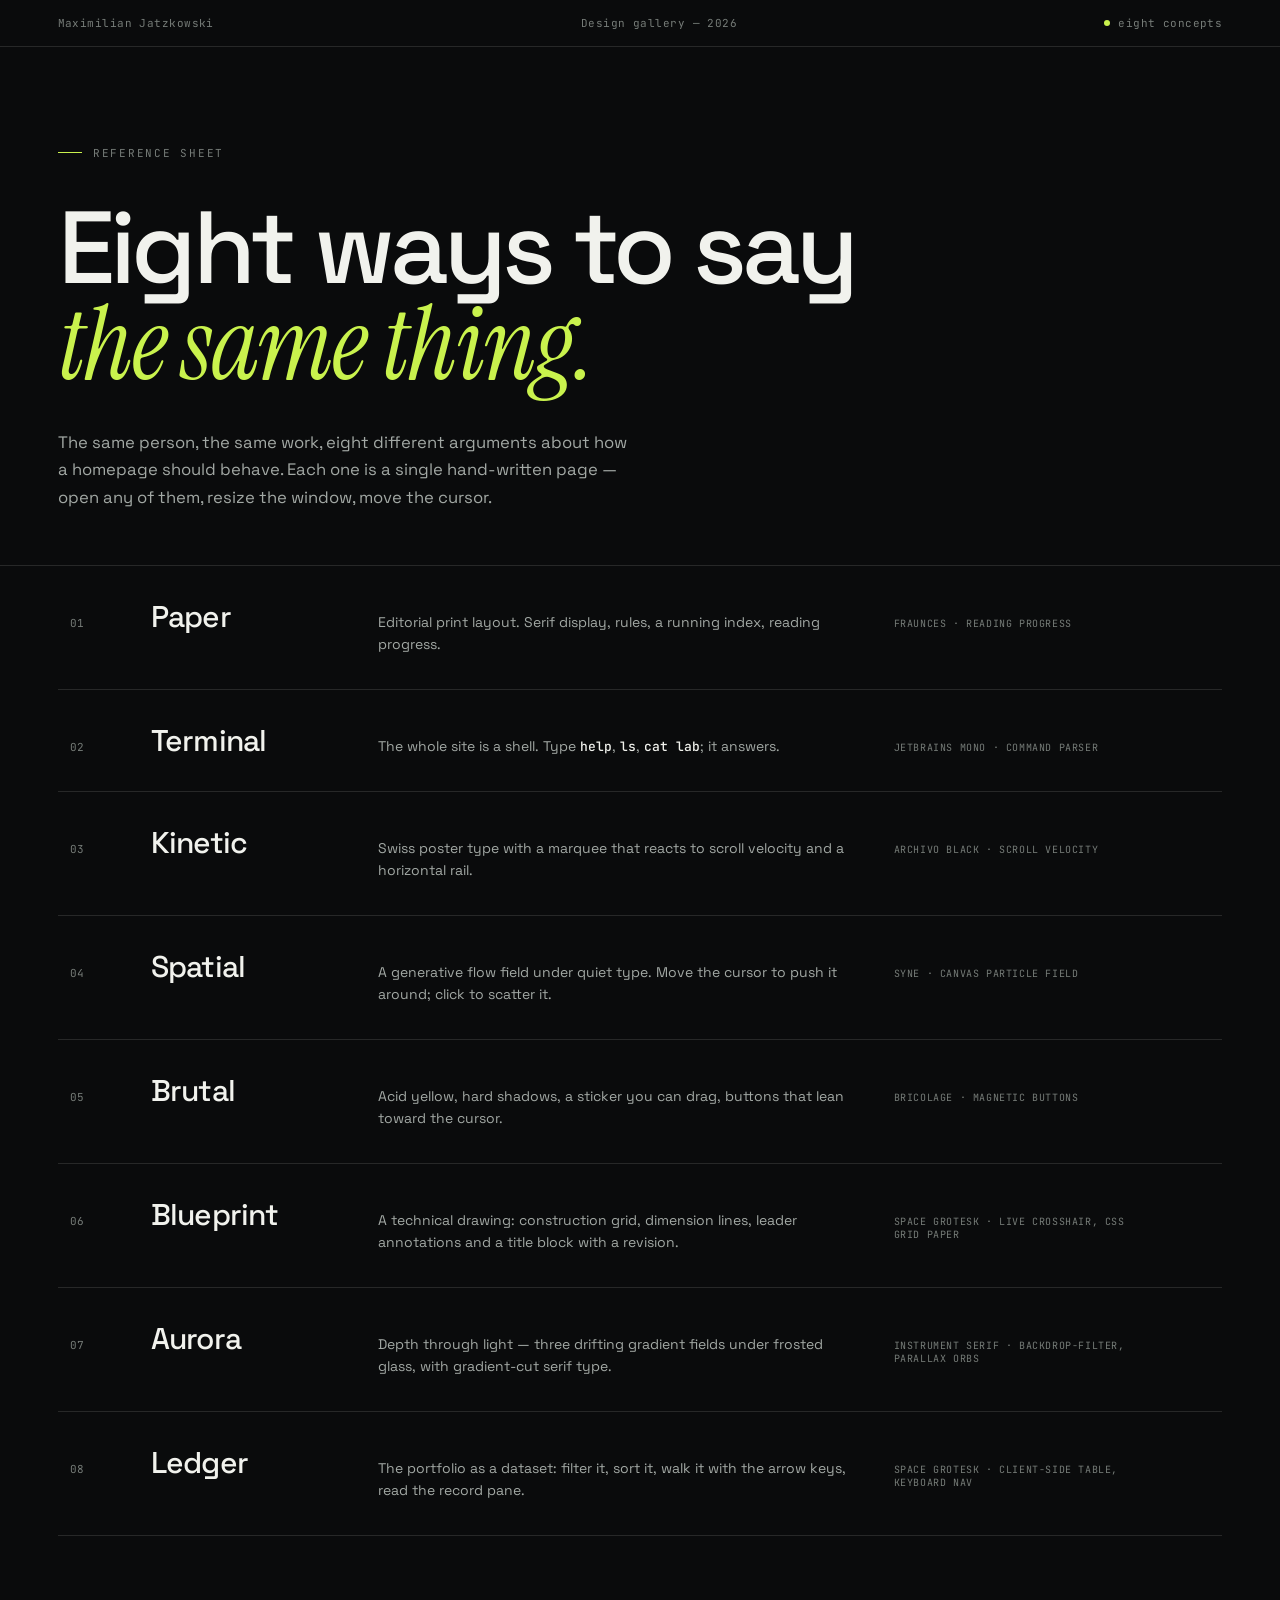
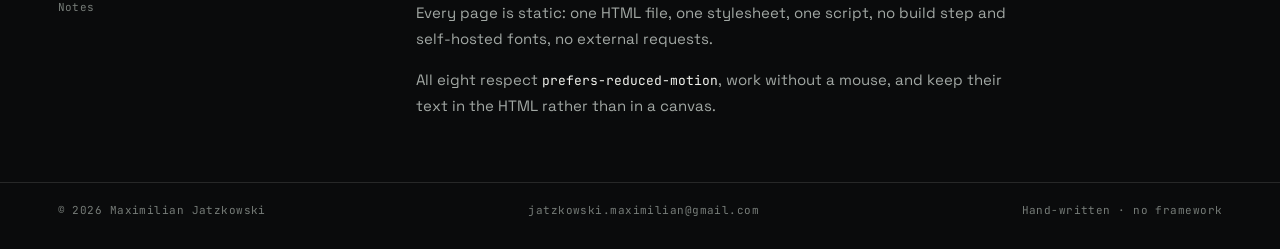
<file: index.html>
<!doctype html>
<html lang="en">
<head>
<link rel="icon" href="data:image/svg+xml,<svg xmlns='http://www.w3.org/2000/svg' viewBox='0 0 40 40'><rect width='40' height='40' rx='9' fill='%230b0d10'/><polygon points='7,19 4,7 16,13' fill='%23e8ecef'/><polygon points='33,19 36,7 24,13' fill='%23e8ecef'/><rect x='6' y='14' width='28' height='21' rx='5' fill='%23e8ecef'/><rect x='13' y='21' width='3' height='7' rx='1.5' fill='%230b0d10'/><rect x='24' y='21' width='3' height='7' rx='1.5' fill='%230b0d10'/><path d='M19 30h2.4l-1.2 2.4z' fill='%23c9f24d'/></svg>">
<meta charset="utf-8">
<meta name="viewport" content="width=device-width, initial-scale=1">
<title>Eight homepages — design gallery</title>
<meta name="description" content="Eight portfolio homepage concepts: editorial, terminal, kinetic type, spatial canvas, neo-brutalist, technical drawing, atmospheric, and a data-forward ledger.">
<link rel="stylesheet" href="css/fonts.css">
<link rel="stylesheet" href="hub.css">
</head>
<body>

<div class="preview" id="preview" aria-hidden="true">
  <img id="previewImg" alt="">
</div>

<header class="top">
  <p class="mono">Maximilian Jatzkowski</p>
  <p class="mono">Design gallery — 2026</p>
  <p class="mono"><span class="dot"></span>eight concepts</p>
</header>

<main>
  <section class="intro">
    <p class="eyebrow"><span class="tick"></span>Reference sheet</p>
    <h1>Eight ways to say<br><em>the same thing.</em></h1>
    <p class="lede">
      The same person, the same work, eight different arguments about how a homepage
      should behave. Each one is a single hand-written page — open any of them,
      resize the window, move the cursor.
    </p>
  </section>

  <section class="list" aria-label="Design concepts">
    <a class="row" href="01-paper/" data-img="thumbs/01.jpg">
      <span class="num">01</span>
      <span class="name">Paper</span>
      <span class="desc">Editorial print layout. Serif display, rules, a running
        index, reading progress.</span>
      <span class="meta">Fraunces · reading progress</span>
      <span class="arrow" aria-hidden="true">↗</span>
    </a>

    <a class="row" href="02-terminal/" data-img="thumbs/02.jpg">
      <span class="num">02</span>
      <span class="name">Terminal</span>
      <span class="desc">The whole site is a shell. Type <b>help</b>, <b>ls</b>,
        <b>cat lab</b>; it answers.</span>
      <span class="meta">JetBrains Mono · command parser</span>
      <span class="arrow" aria-hidden="true">↗</span>
    </a>

    <a class="row" href="03-kinetic/" data-img="thumbs/03.jpg">
      <span class="num">03</span>
      <span class="name">Kinetic</span>
      <span class="desc">Swiss poster type with a marquee that reacts to scroll
        velocity and a horizontal rail.</span>
      <span class="meta">Archivo Black · scroll velocity</span>
      <span class="arrow" aria-hidden="true">↗</span>
    </a>

    <a class="row" href="04-spatial/" data-img="thumbs/04.jpg">
      <span class="num">04</span>
      <span class="name">Spatial</span>
      <span class="desc">A generative flow field under quiet type. Move the cursor
        to push it around; click to scatter it.</span>
      <span class="meta">Syne · canvas particle field</span>
      <span class="arrow" aria-hidden="true">↗</span>
    </a>

    <a class="row" href="05-brutal/" data-img="thumbs/05.jpg">
      <span class="num">05</span>
      <span class="name">Brutal</span>
      <span class="desc">Acid yellow, hard shadows, a sticker you can drag, buttons
        that lean toward the cursor.</span>
      <span class="meta">Bricolage · magnetic buttons</span>
      <span class="arrow" aria-hidden="true">↗</span>
    </a>

    <a class="row" href="06-blueprint/" data-img="thumbs/06.jpg">
      <span class="num">06</span>
      <span class="name">Blueprint</span>
      <span class="desc">A technical drawing: construction grid, dimension lines,
        leader annotations and a title block with a revision.</span>
      <span class="meta">Space Grotesk · live crosshair, CSS grid paper</span>
      <span class="arrow" aria-hidden="true">↗</span>
    </a>

    <a class="row" href="07-aurora/" data-img="thumbs/07.jpg">
      <span class="num">07</span>
      <span class="name">Aurora</span>
      <span class="desc">Depth through light — three drifting gradient fields under
        frosted glass, with gradient-cut serif type.</span>
      <span class="meta">Instrument Serif · backdrop-filter, parallax orbs</span>
      <span class="arrow" aria-hidden="true">↗</span>
    </a>

    <a class="row" href="08-ledger/" data-img="thumbs/08.jpg">
      <span class="num">08</span>
      <span class="name">Ledger</span>
      <span class="desc">The portfolio as a dataset: filter it, sort it, walk it with
        the arrow keys, read the record pane.</span>
      <span class="meta">Space Grotesk · client-side table, keyboard nav</span>
      <span class="arrow" aria-hidden="true">↗</span>
    </a>
  </section>

  <section class="note">
    <p class="mono">Notes</p>
    <div class="note-body">
      <p>Every page is static: one HTML file, one stylesheet, one script, no build
        step and self-hosted fonts, no external requests.</p>
      <p>All eight respect <span class="mono-inline">prefers-reduced-motion</span>,
        work without a mouse, and keep their text in the HTML rather than in a canvas.</p>
    </div>
  </section>
</main>

<footer class="foot">
  <p class="mono">© 2026 Maximilian Jatzkowski</p>
  <p class="mono"><a href="mailto:jatzkowski.maximilian@gmail.com">jatzkowski.maximilian@gmail.com</a></p>
  <p class="mono">Hand-written · no framework</p>
</footer>

<script src="hub.js" defer></script>
</body>
</html>
</file>
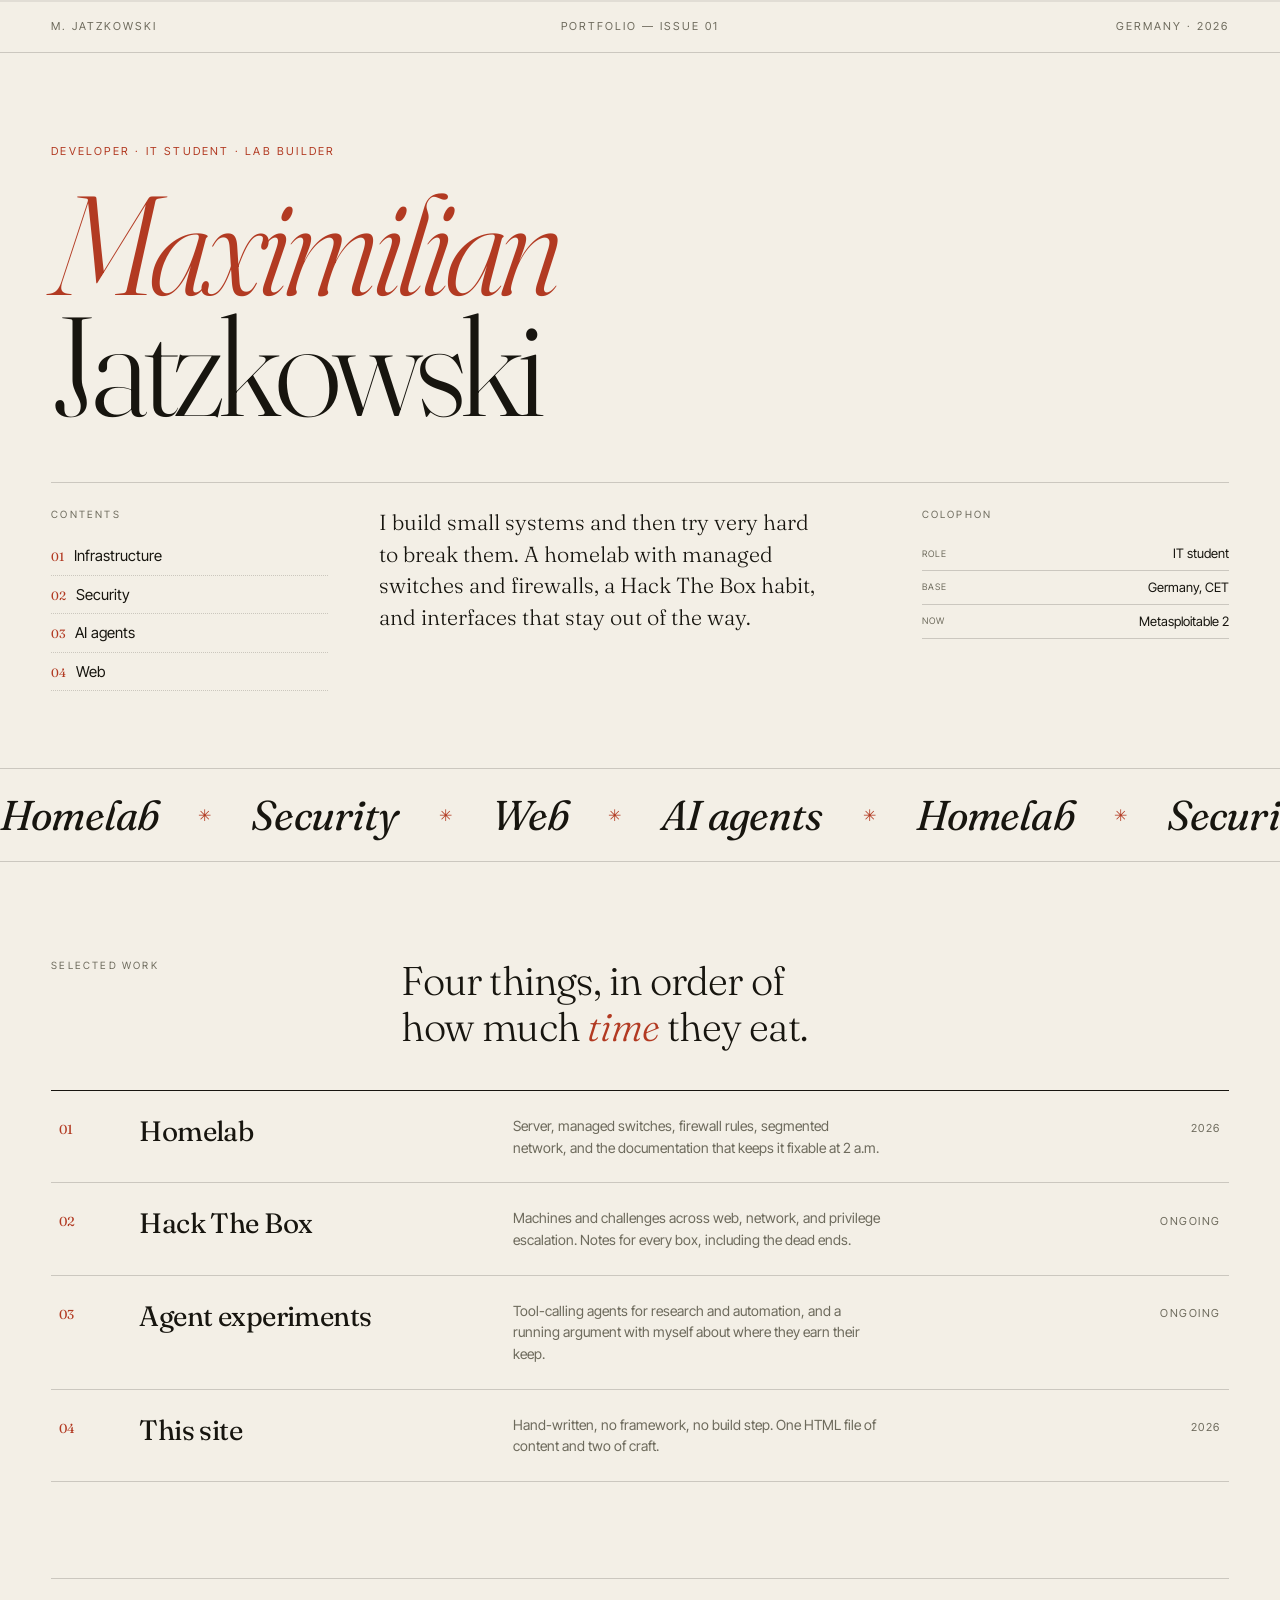
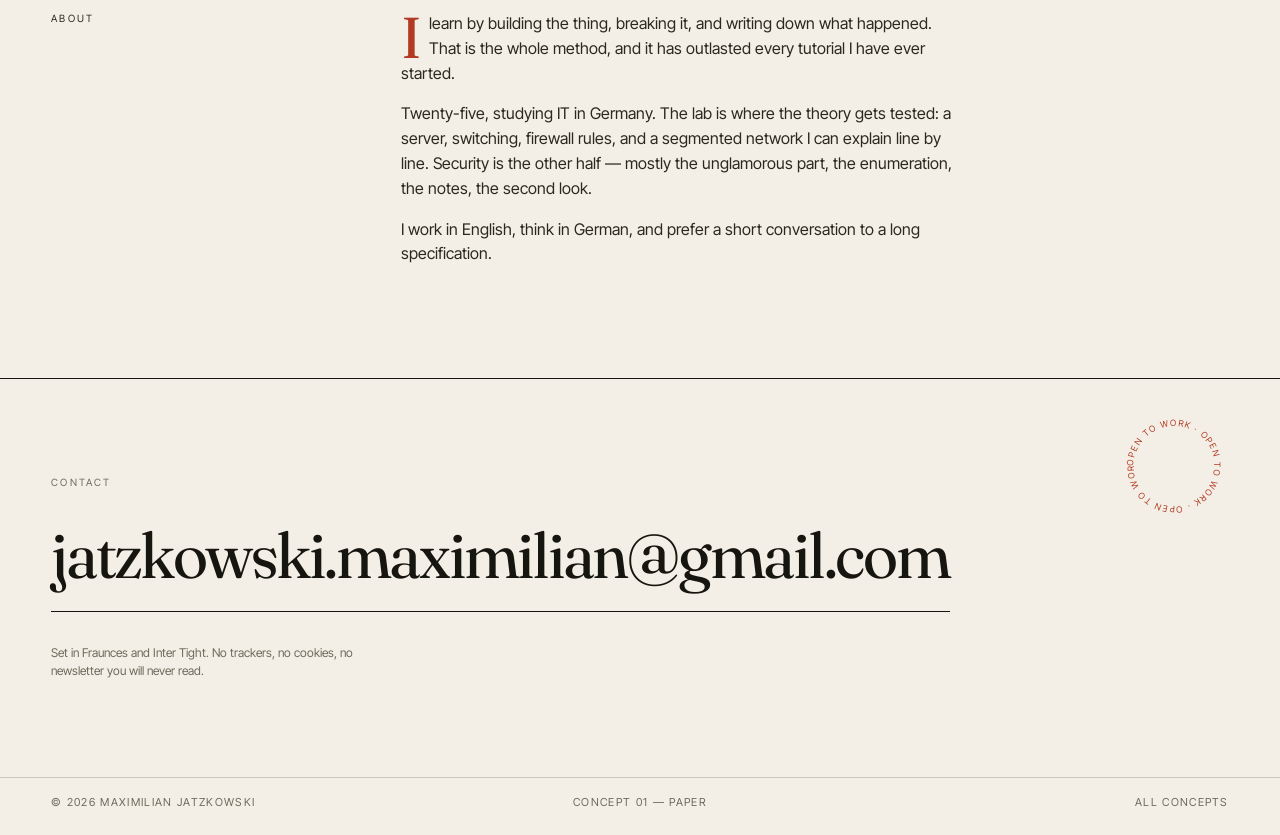
<file: 01-paper/index.html>
<!doctype html>
<html lang="en">
<head>
<meta charset="utf-8">
<meta name="viewport" content="width=device-width, initial-scale=1">
<title>Maximilian Jatzkowski — Portfolio</title>
<meta name="description" content="Editorial portfolio concept: homelab, security, web, AI agents.">
<link rel="stylesheet" href="../css/fonts.css">
<link rel="stylesheet" href="style.css">
</head>
<body>

<div class="progress" aria-hidden="true"><span id="bar"></span></div>

<header class="masthead">
  <p class="meta">M.&nbsp;Jatzkowski</p>
  <p class="meta meta--mid">Portfolio — Issue 01</p>
  <p class="meta">Germany · 2026</p>
</header>

<main>
  <section class="hero">
    <p class="kicker">Developer · IT student · lab builder</p>
    <h1>
      <span class="line"><em>Maximilian</em></span>
      <span class="line">Jatzkowski</span>
    </h1>

    <div class="hero-grid">
      <div class="index-block">
        <p class="label">Contents</p>
        <ol class="index">
          <li><a href="#work"><span>01</span>Infrastructure</a></li>
          <li><a href="#work"><span>02</span>Security</a></li>
          <li><a href="#work"><span>03</span>AI agents</a></li>
          <li><a href="#work"><span>04</span>Web</a></li>
        </ol>
      </div>

      <p class="standfirst">
        I build small systems and then try very hard to break them. A homelab with
        managed switches and firewalls, a Hack&nbsp;The&nbsp;Box habit, and interfaces
        that stay out of the way.
      </p>

      <div class="colophon">
        <p class="label">Colophon</p>
        <dl>
          <div><dt>Role</dt><dd>IT student</dd></div>
          <div><dt>Base</dt><dd>Germany, CET</dd></div>
          <div><dt>Now</dt><dd>Metasploitable 2</dd></div>
        </dl>
      </div>
    </div>
  </section>

  <div class="band" aria-hidden="true">
    <div class="band-track">
      <span>Homelab</span><i>✳</i><span>Security</span><i>✳</i><span>Web</span><i>✳</i><span>AI agents</span><i>✳</i>
      <span>Homelab</span><i>✳</i><span>Security</span><i>✳</i><span>Web</span><i>✳</i><span>AI agents</span><i>✳</i>
    </div>
  </div>

  <section class="work" id="work">
    <div class="section-head">
      <p class="label">Selected work</p>
      <h2>Four things, in order of how much <em>time</em> they eat.</h2>
    </div>

    <ol class="ledger">
      <li>
        <span class="num">01</span>
        <h3>Homelab</h3>
        <p>Server, managed switches, firewall rules, segmented network, and the
          documentation that keeps it fixable at 2 a.m.</p>
        <span class="year">2026</span>
      </li>
      <li>
        <span class="num">02</span>
        <h3>Hack The Box</h3>
        <p>Machines and challenges across web, network, and privilege escalation.
          Notes for every box, including the dead ends.</p>
        <span class="year">Ongoing</span>
      </li>
      <li>
        <span class="num">03</span>
        <h3>Agent experiments</h3>
        <p>Tool-calling agents for research and automation, and a running argument
          with myself about where they earn their keep.</p>
        <span class="year">Ongoing</span>
      </li>
      <li>
        <span class="num">04</span>
        <h3>This site</h3>
        <p>Hand-written, no framework, no build step. One HTML file of content and
          two of craft.</p>
        <span class="year">2026</span>
      </li>
    </ol>
  </section>

  <section class="about">
    <div class="about-grid">
      <p class="label">About</p>
      <div>
        <p class="dropcap">I learn by building the thing, breaking it, and writing
          down what happened. That is the whole method, and it has outlasted every
          tutorial I have ever started.</p>
        <p>Twenty-five, studying IT in Germany. The lab is where the theory gets
          tested: a server, switching, firewall rules, and a segmented network I can
          explain line by line. Security is the other half — mostly the unglamorous
          part, the enumeration, the notes, the second look.</p>
        <p>I work in English, think in German, and prefer a short conversation to a
          long specification.</p>
      </div>
    </div>
  </section>

  <section class="contact">
    <div class="stamp" aria-hidden="true">
      <svg viewBox="0 0 120 120">
        <defs><path id="circle" d="M60,60 m-44,0 a44,44 0 1,1 88,0 a44,44 0 1,1 -88,0"/></defs>
        <text><textPath href="#circle">OPEN TO WORK · OPEN TO WORK · OPEN TO WORK ·</textPath></text>
      </svg>
    </div>
    <p class="label">Contact</p>
    <a class="mail" href="mailto:jatzkowski.maximilian@gmail.com">jatzkowski.maximilian@gmail.com</a>
    <p class="footnote">Set in Fraunces and Inter Tight. No trackers, no cookies,
      no newsletter you will never read.</p>
  </section>
</main>

<footer class="site-foot">
  <p>© 2026 Maximilian Jatzkowski</p>
  <p>Concept 01 — Paper</p>
  <p><a href="../">All concepts</a></p>
</footer>

<script src="main.js" defer></script>
</body>
</html>
</file>
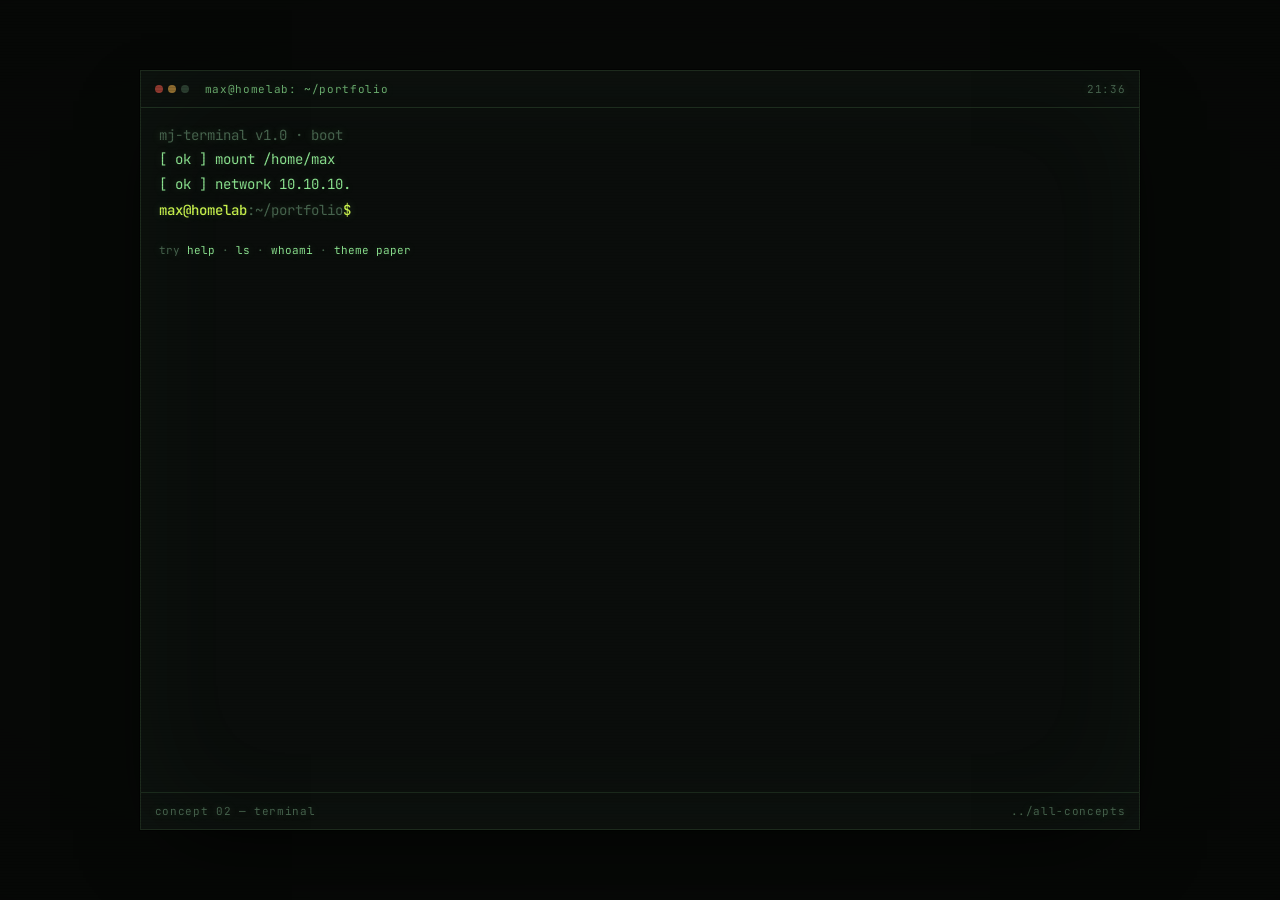
<file: 02-terminal/index.html>
<!doctype html>
<html lang="en" data-theme="crt">
<head>
<meta charset="utf-8">
<meta name="viewport" content="width=device-width, initial-scale=1">
<title>max@homelab — portfolio</title>
<meta name="description" content="Terminal portfolio concept: an interactive shell as a homepage.">
<link rel="stylesheet" href="../css/fonts.css">
<link rel="stylesheet" href="style.css">
</head>
<body>

<div class="scanlines" aria-hidden="true"></div>

<main class="terminal">
  <header class="bar">
    <span class="dots" aria-hidden="true"><i></i><i></i><i></i></span>
    <span class="title">max@homelab: ~/portfolio</span>
    <span class="clock" id="clock">--:--</span>
  </header>

  <div class="screen" id="screen">
    <div class="out" id="out" role="log" aria-live="polite" aria-label="Terminal output"></div>

    <form class="promptline" id="form" autocomplete="off">
      <label class="ps1" for="cmd">max@homelab<span class="ps1-path">:~/portfolio</span>$</label>
      <input id="cmd" class="cmd" type="text" autocomplete="off" autocapitalize="off"
             autocorrect="off" spellcheck="false" aria-label="Terminal command">
    </form>

    <p class="hint" id="hint">try <b>help</b> · <b>ls</b> · <b>whoami</b> · <b>theme paper</b></p>

    <noscript>
      <div class="fallback">
        <p>JavaScript is off, so the shell is asleep — but the content still works:</p>
        <ul>
          <li><a href="mailto:jatzkowski.maximilian@gmail.com">jatzkowski.maximilian@gmail.com</a></li>
          <li><a href="https://www.hackthebox.com/">Hack The Box</a></li>
          <li><a href="../">All design concepts</a></li>
        </ul>
      </div>
    </noscript>
  </div>

  <footer class="bar bar--bottom">
    <span>concept 02 — terminal</span>
    <a href="../">../all-concepts</a>
  </footer>
</main>

<script src="main.js" defer></script>
</body>
</html>
</file>
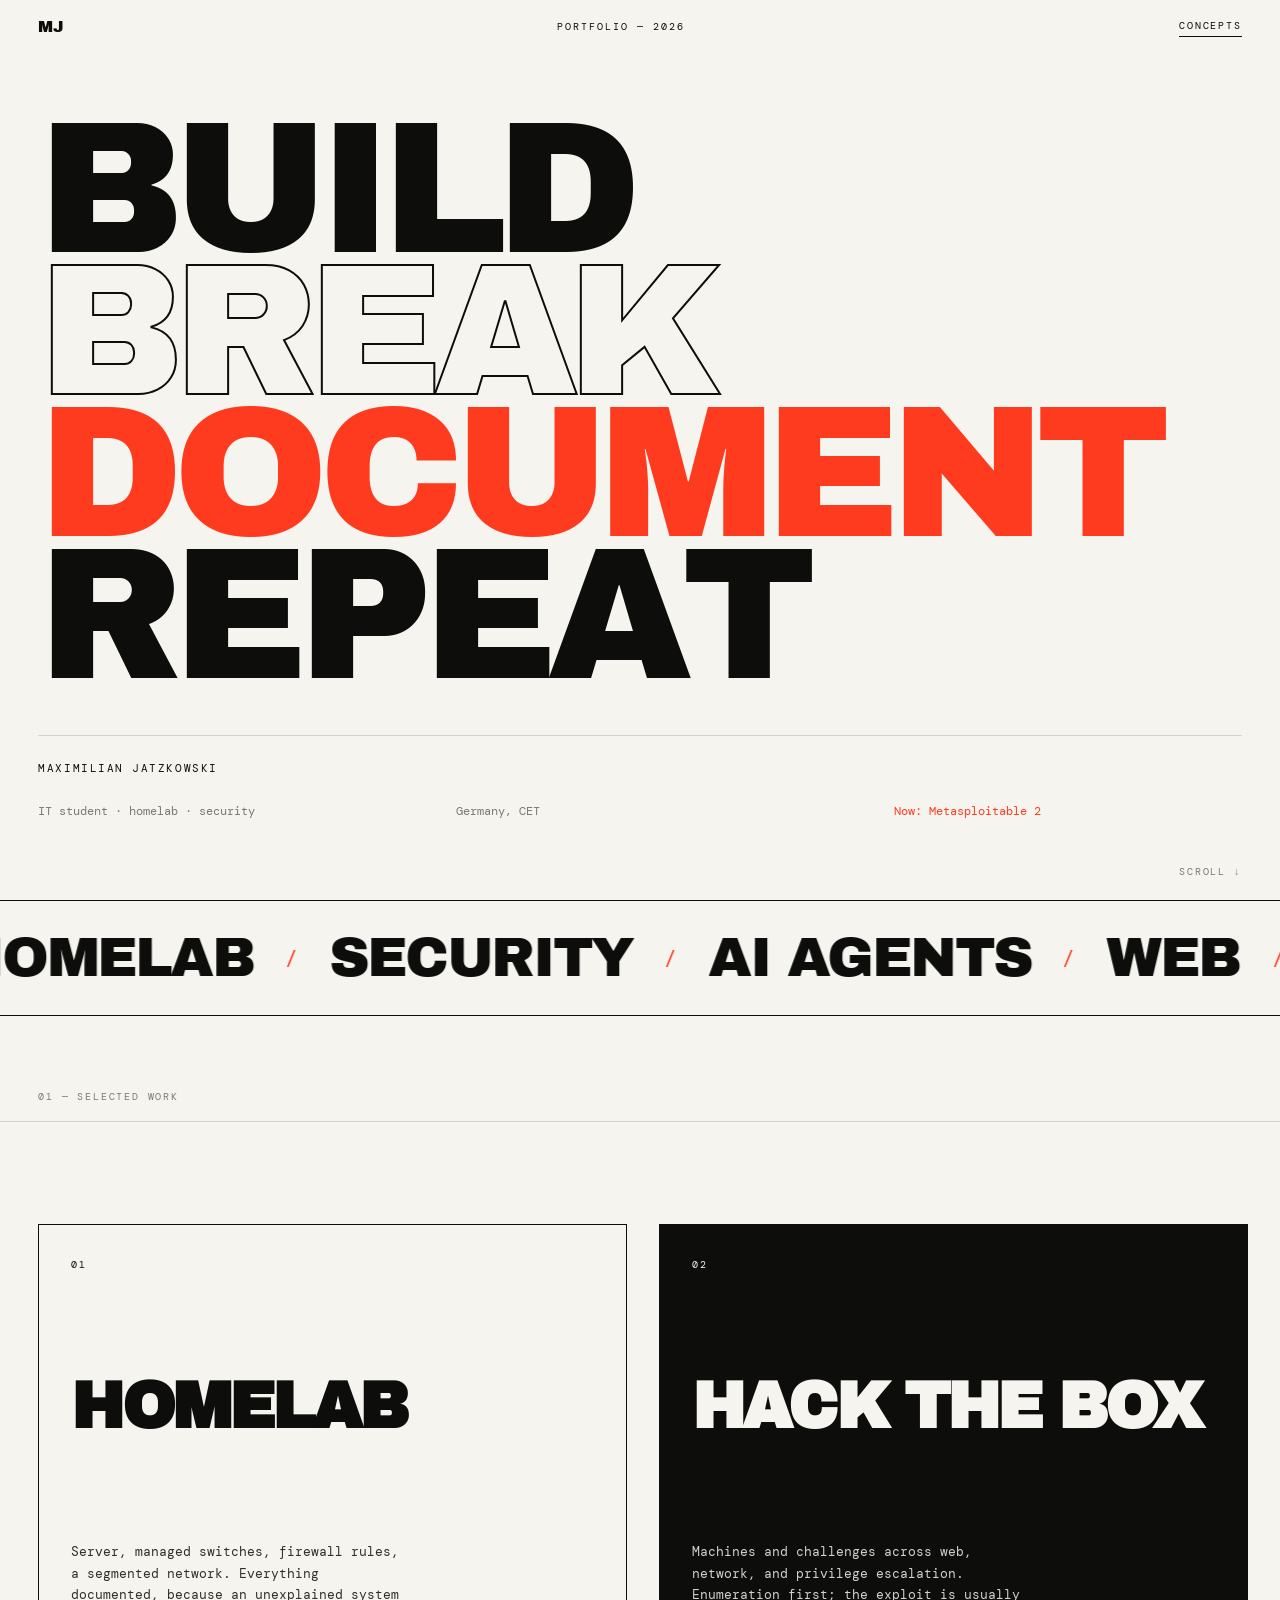
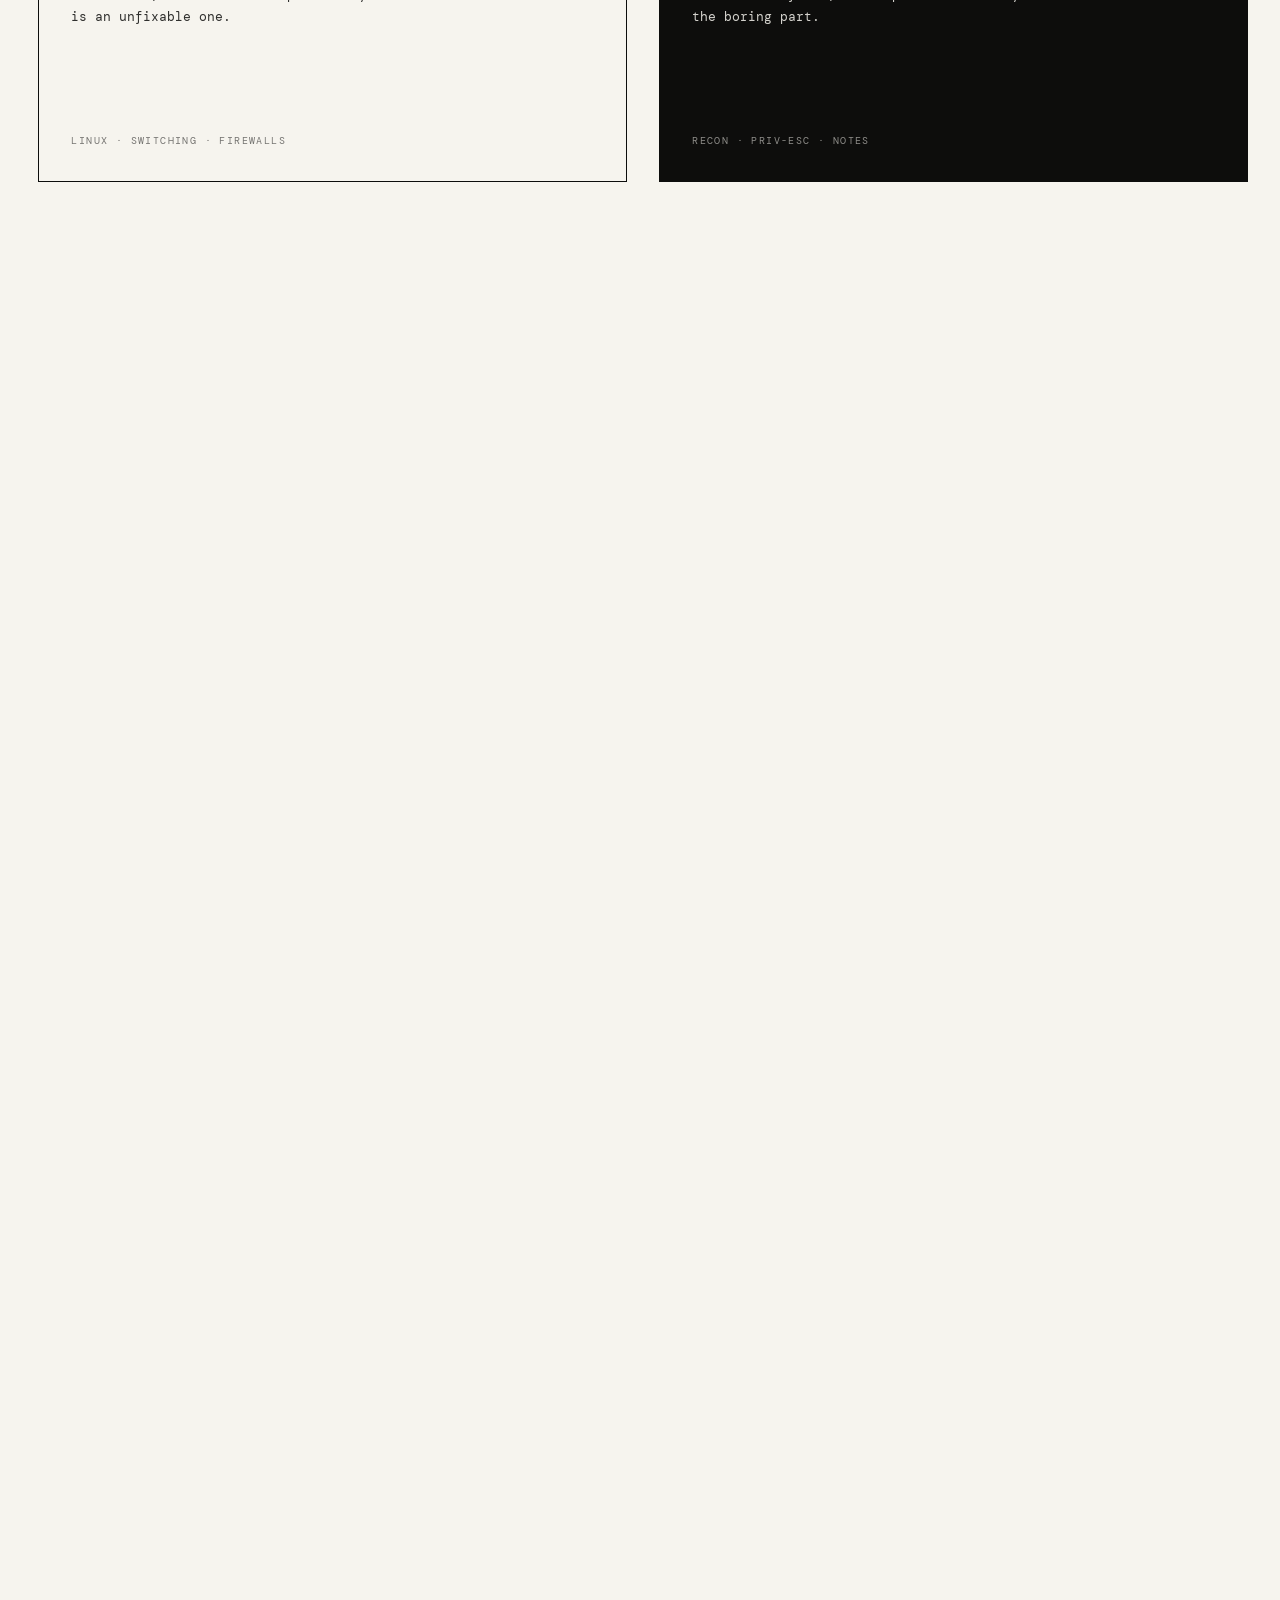
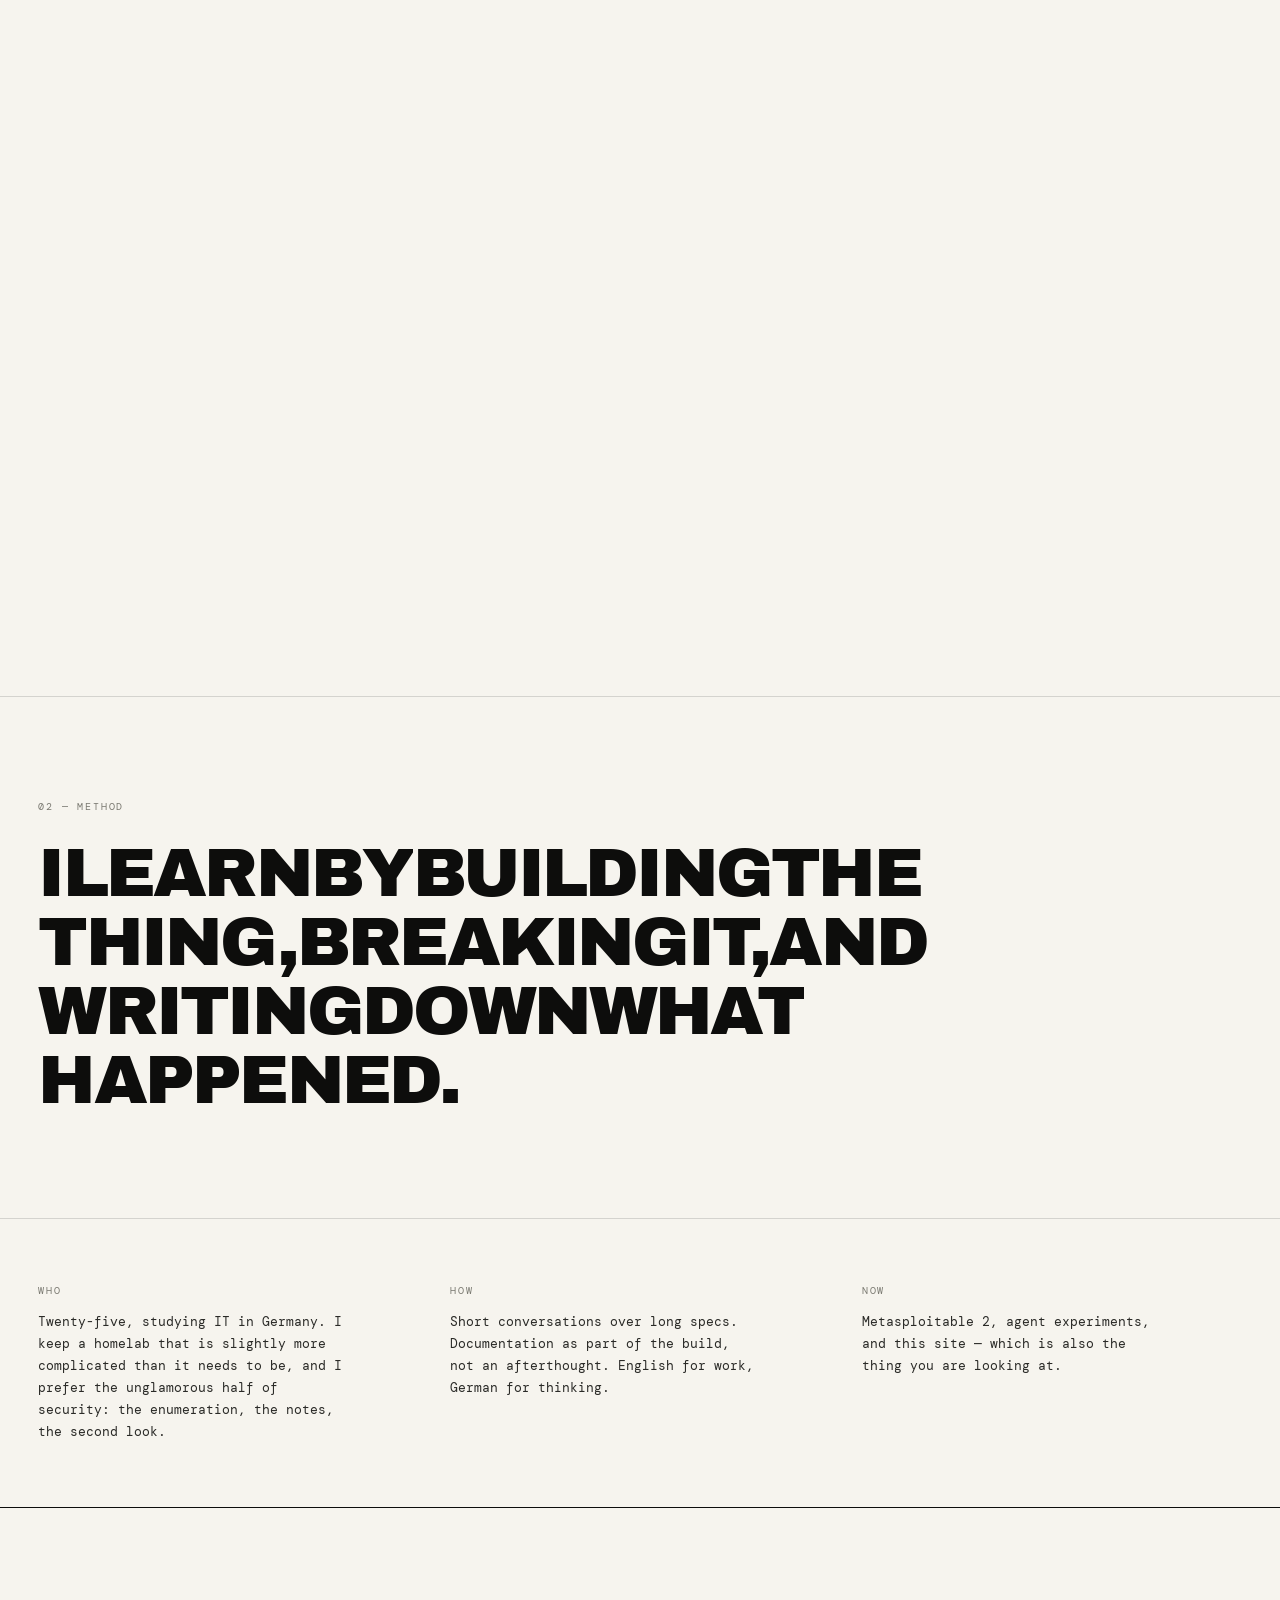
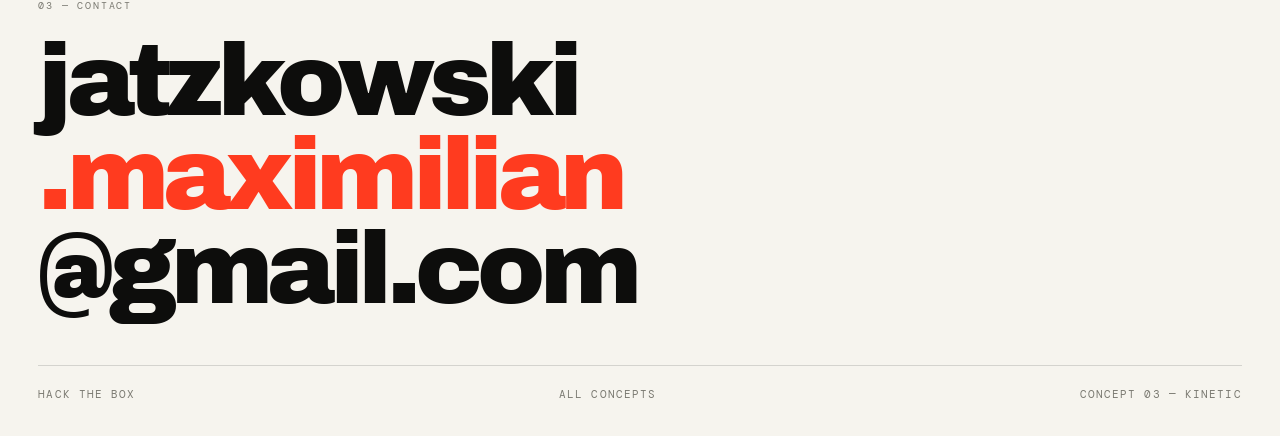
<file: 03-kinetic/index.html>
<!doctype html>
<html lang="en">
<head>
<meta charset="utf-8">
<meta name="viewport" content="width=device-width, initial-scale=1">
<title>MJ — Build · Break · Document · Repeat</title>
<meta name="description" content="Kinetic type concept: scroll velocity, horizontal rail, oversized poster type.">
<link rel="stylesheet" href="../css/fonts.css">
<link rel="stylesheet" href="style.css">
</head>
<body>

<header class="top">
  <span class="mark">MJ</span>
  <span class="top-mid">Portfolio — 2026</span>
  <a class="top-link" href="../">Concepts</a>
</header>

<main>
  <section class="hero">
    <div class="hero-type" aria-label="Build, break, document, repeat">
      <span class="word" data-split>BUILD</span>
      <span class="word word--outline" data-split>BREAK</span>
      <span class="word word--accent" data-split>DOCUMENT</span>
      <span class="word" data-split>REPEAT</span>
    </div>

    <div class="hero-meta">
      <p class="meta-label">Maximilian Jatzkowski</p>
      <p>IT student · homelab · security</p>
      <p>Germany, CET</p>
      <p class="meta-now">Now: Metasploitable 2</p>
    </div>

    <p class="cue" aria-hidden="true">Scroll <span>↓</span></p>
  </section>

  <div class="marquee" aria-hidden="true">
    <div class="marquee-track" id="track">
      <span>Homelab</span><b>/</b><span>Security</span><b>/</b><span>AI agents</span><b>/</b><span>Web</span><b>/</b>
      <span>Homelab</span><b>/</b><span>Security</span><b>/</b><span>AI agents</span><b>/</b><span>Web</span><b>/</b>
    </div>
  </div>

  <section class="rail-wrap" id="railWrap">
    <div class="rail-sticky">
      <div class="rail-head">
        <p class="meta-label">01 — Selected work</p>
        <p class="rail-count"><span id="railIndex">01</span> / 04</p>
      </div>

      <div class="rail" id="rail">
        <article class="card">
          <p class="card-num">01</p>
          <h2>Homelab</h2>
          <p>Server, managed switches, firewall rules, a segmented network. Everything
            documented, because an unexplained system is an unfixable one.</p>
          <p class="card-tags">Linux · Switching · Firewalls</p>
        </article>

        <article class="card card--dark">
          <p class="card-num">02</p>
          <h2>Hack The Box</h2>
          <p>Machines and challenges across web, network, and privilege escalation.
            Enumeration first; the exploit is usually the boring part.</p>
          <p class="card-tags">Recon · Priv-esc · Notes</p>
        </article>

        <article class="card card--accent">
          <p class="card-num">03</p>
          <h2>Agents</h2>
          <p>Tool-calling agents for research and automation — built to be useful
            first and impressive second.</p>
          <p class="card-tags">LLMs · Python · Tooling</p>
        </article>

        <article class="card">
          <p class="card-num">04</p>
          <h2>This site</h2>
          <p>Hand-written HTML, CSS and JavaScript. No framework, no build step,
            no dependencies doing the design for me.</p>
          <p class="card-tags">HTML · CSS · Vanilla JS</p>
        </article>
      </div>
    </div>
  </section>

  <section class="statement">
    <p class="meta-label">02 — Method</p>
    <p class="statement-text" data-words>
      I learn by building the thing, breaking it, and writing down what happened.
    </p>
  </section>

  <section class="cols">
    <div>
      <p class="meta-label">Who</p>
      <p>Twenty-five, studying IT in Germany. I keep a homelab that is slightly more
        complicated than it needs to be, and I prefer the unglamorous half of
        security: the enumeration, the notes, the second look.</p>
    </div>
    <div>
      <p class="meta-label">How</p>
      <p>Short conversations over long specs. Documentation as part of the build,
        not an afterthought. English for work, German for thinking.</p>
    </div>
    <div>
      <p class="meta-label">Now</p>
      <p>Metasploitable 2, agent experiments, and this site — which is also the
        thing you are looking at.</p>
    </div>
  </section>

  <section class="contact">
    <p class="meta-label">03 — Contact</p>
    <a class="big-mail" href="mailto:jatzkowski.maximilian@gmail.com">
      <span>jatzkowski</span>
      <span class="big-mail-accent">.maximilian</span>
      <span>@gmail.com</span>
    </a>
    <div class="contact-foot">
      <a href="https://www.hackthebox.com/" target="_blank" rel="noopener">Hack The Box</a>
      <a href="../">All concepts</a>
      <p>Concept 03 — Kinetic</p>
    </div>
  </section>
</main>

<script src="main.js" defer></script>
</body>
</html>
</file>
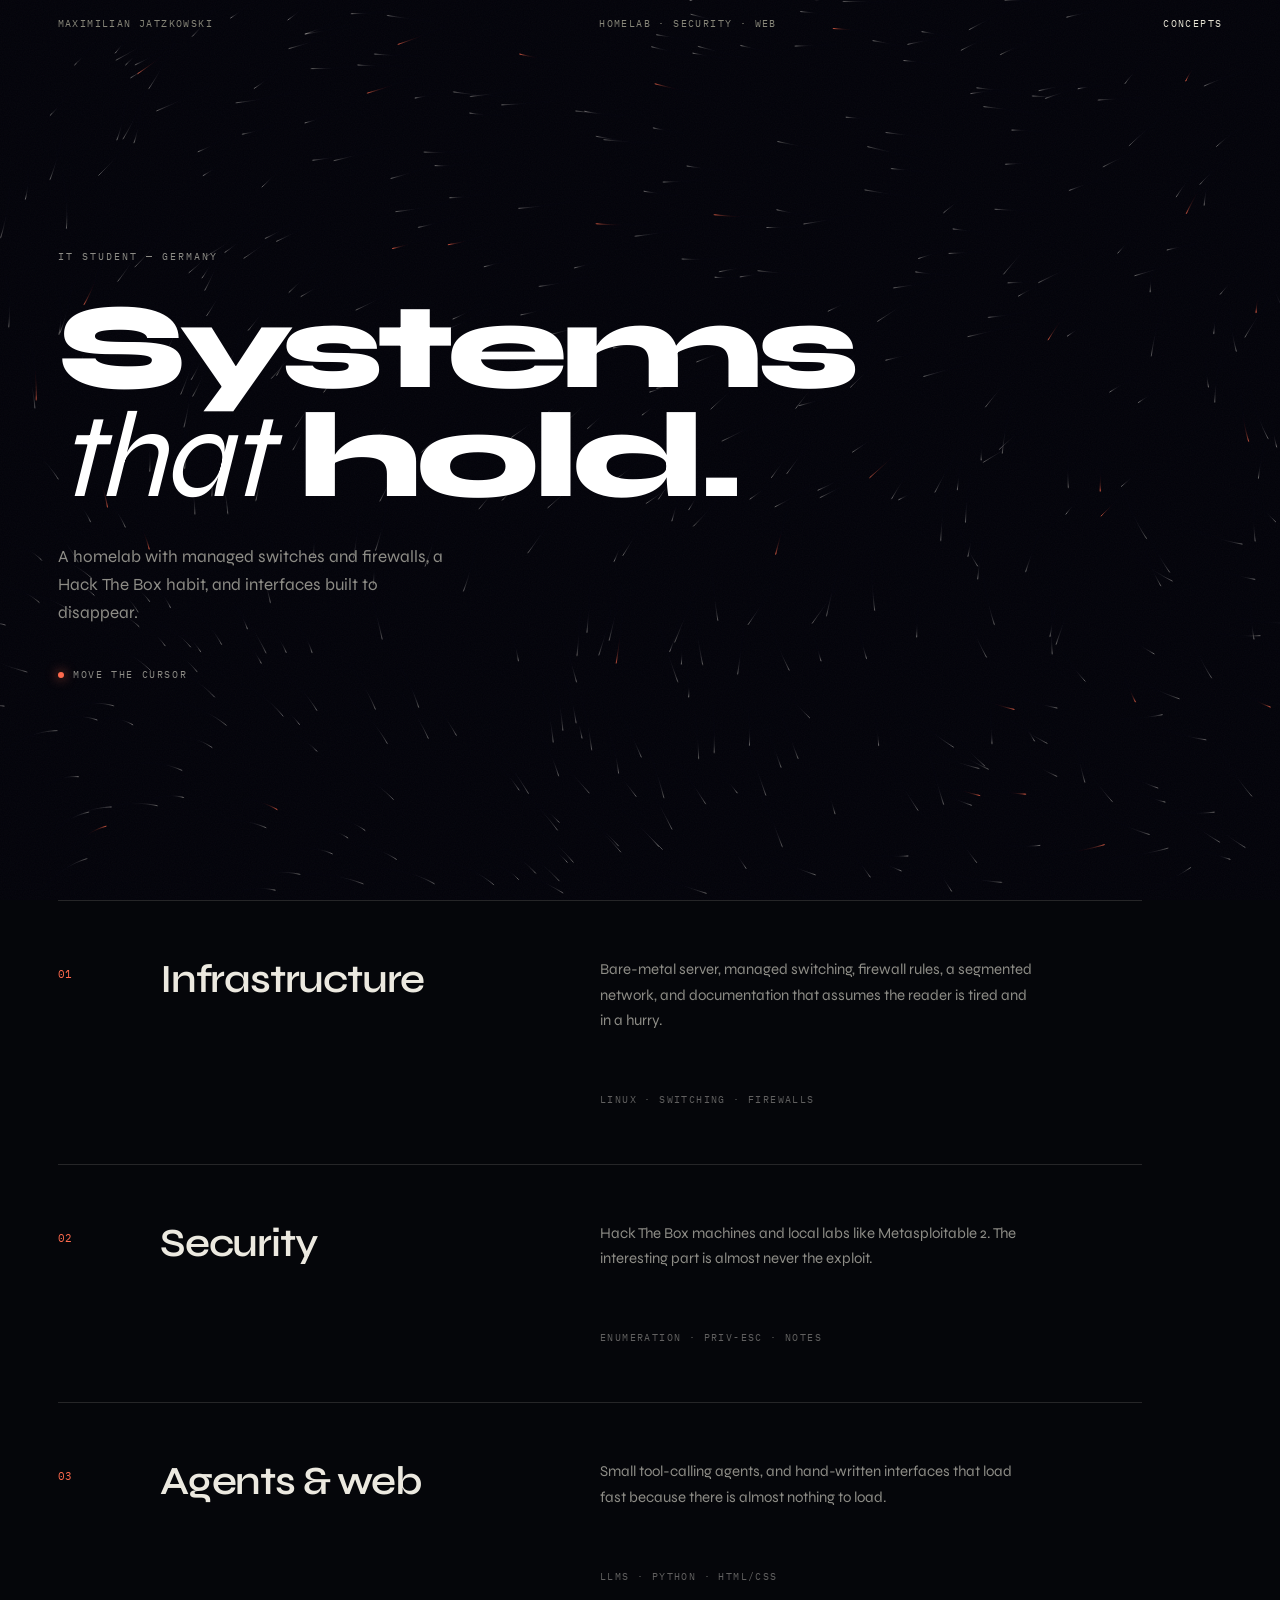
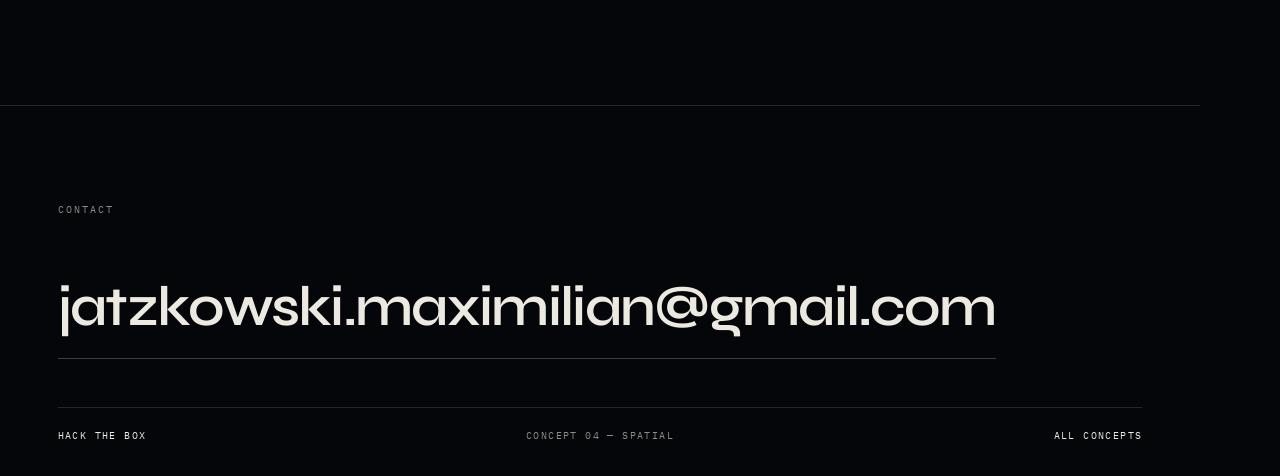
<file: 04-spatial/index.html>
<!doctype html>
<html lang="en">
<head>
<meta charset="utf-8">
<meta name="viewport" content="width=device-width, initial-scale=1">
<title>Maximilian Jatzkowski — systems that hold</title>
<meta name="description" content="Spatial concept: a generative flow field behind quiet typography.">
<link rel="stylesheet" href="../css/fonts.css">
<link rel="stylesheet" href="style.css">
</head>
<body>

<canvas id="field" aria-hidden="true"></canvas>
<div class="grain" aria-hidden="true"></div>

<header class="bar">
  <span>Maximilian Jatzkowski</span>
  <span class="bar-mid">Homelab · Security · Web</span>
  <a href="../">Concepts</a>
</header>

<main>
  <section class="hero">
    <p class="kicker">IT student — Germany</p>
    <h1>Systems<br><span class="thin">that</span> hold.</h1>
    <p class="lede">
      A homelab with managed switches and firewalls, a Hack&nbsp;The&nbsp;Box habit,
      and interfaces built to disappear.
    </p>
    <p class="hint"><span class="dot"></span> move the cursor</p>
  </section>

  <section class="blocks" id="work">
    <article class="block">
      <p class="num">01</p>
      <h2>Infrastructure</h2>
      <p>Bare-metal server, managed switching, firewall rules, a segmented network,
        and documentation that assumes the reader is tired and in a hurry.</p>
      <p class="tags">Linux · Switching · Firewalls</p>
    </article>

    <article class="block">
      <p class="num">02</p>
      <h2>Security</h2>
      <p>Hack The Box machines and local labs like Metasploitable 2. The interesting
        part is almost never the exploit.</p>
      <p class="tags">Enumeration · Priv-esc · Notes</p>
    </article>

    <article class="block">
      <p class="num">03</p>
      <h2>Agents &amp; web</h2>
      <p>Small tool-calling agents, and hand-written interfaces that load fast
        because there is almost nothing to load.</p>
      <p class="tags">LLMs · Python · HTML/CSS</p>
    </article>
  </section>

  <section class="contact">
    <p class="kicker">Contact</p>
    <a class="mail" href="mailto:jatzkowski.maximilian@gmail.com">jatzkowski.maximilian@gmail.com</a>
    <div class="foot">
      <a href="https://www.hackthebox.com/" target="_blank" rel="noopener">Hack The Box</a>
      <p>Concept 04 — Spatial</p>
      <a href="../">All concepts</a>
    </div>
  </section>
</main>

<script src="main.js" defer></script>
</body>
</html>
</file>
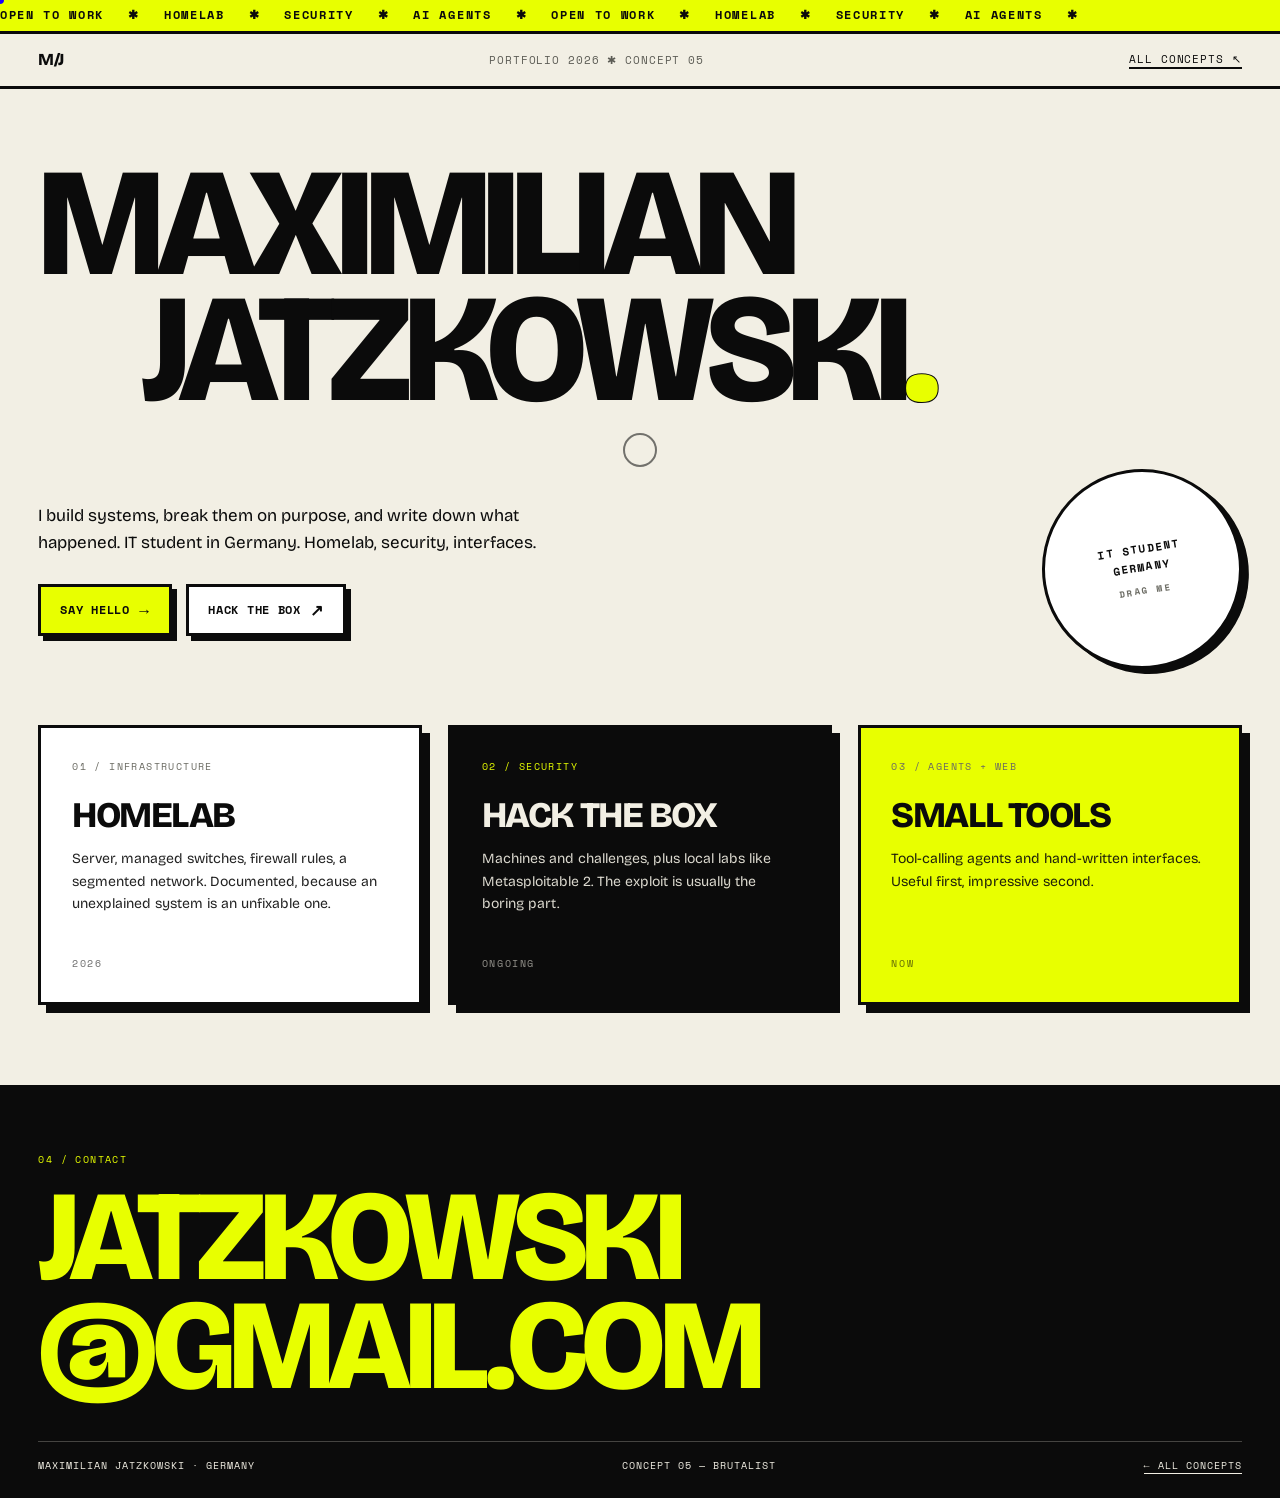
<file: 05-brutal/index.html>
<!doctype html>
<html lang="en">
<head>
<meta charset="utf-8">
<meta name="viewport" content="width=device-width, initial-scale=1">
<title>Maximilian Jatzkowski — build things, break things</title>
<meta name="description" content="Neo-brutalist concept: chunky type, hard shadows, draggable stickers.">
<link rel="stylesheet" href="../css/fonts.css">
<link rel="stylesheet" href="style.css">
</head>
<body>

<div class="cursor-dot" id="dot" aria-hidden="true"></div>
<div class="cursor-ring" id="ring" aria-hidden="true"></div>

<div class="ticker" aria-hidden="true">
  <div class="ticker-track" id="ticker">
    <span>OPEN TO WORK</span><b>✱</b><span>HOMELAB</span><b>✱</b><span>SECURITY</span><b>✱</b><span>AI AGENTS</span><b>✱</b>
    <span>OPEN TO WORK</span><b>✱</b><span>HOMELAB</span><b>✱</b><span>SECURITY</span><b>✱</b><span>AI AGENTS</span><b>✱</b>
  </div>
</div>

<header class="bar">
  <span class="logo">M/J</span>
  <span class="bar-note">Portfolio 2026 ✱ Concept 05</span>
  <a href="../" class="bar-link">All concepts ↖</a>
</header>

<main>
  <section class="hero">
    <h1>
      <span class="line1">Maximilian</span>
      <span class="line2">Jatzkowski<i>.</i></span>
    </h1>

    <div class="hero-grid">
      <div class="hero-text">
        <p class="lede">I build systems, break them on purpose, and write down what
          happened. IT student in Germany. Homelab, security, interfaces.</p>
        <div class="actions">
          <a class="btn btn--acid" href="mailto:jatzkowski.maximilian@gmail.com" data-magnetic>
            Say hello <span>→</span>
          </a>
          <a class="btn" href="https://www.hackthebox.com/" target="_blank" rel="noopener">
            Hack The Box <span>↗</span>
          </a>
        </div>
      </div>

      <div class="sticker" id="sticker" role="button" tabindex="0"
           aria-label="Draggable sticker: IT student, Germany">
        <span>IT STUDENT</span>
        <span>GERMANY</span>
        <small>drag me</small>
      </div>
    </div>
  </section>

  <section class="cards">
    <article class="card">
      <p class="k">01 / Infrastructure</p>
      <h2>Homelab</h2>
      <p>Server, managed switches, firewall rules, a segmented network. Documented,
        because an unexplained system is an unfixable one.</p>
      <span class="stamp">2026</span>
    </article>

    <article class="card card--ink">
      <p class="k">02 / Security</p>
      <h2>Hack The Box</h2>
      <p>Machines and challenges, plus local labs like Metasploitable 2. The exploit
        is usually the boring part.</p>
      <span class="stamp">ongoing</span>
    </article>

    <article class="card card--acid">
      <p class="k">03 / Agents + web</p>
      <h2>Small tools</h2>
      <p>Tool-calling agents and hand-written interfaces. Useful first, impressive
        second.</p>
      <span class="stamp">now</span>
    </article>
  </section>

  <section class="contact">
    <p class="k">04 / Contact</p>
    <a class="big" href="mailto:jatzkowski.maximilian@gmail.com">jatzkowski<br>@gmail.com</a>
    <div class="foot">
      <span>Maximilian Jatzkowski · Germany</span>
      <span>Concept 05 — Brutalist</span>
      <a href="../">← all concepts</a>
    </div>
  </section>
</main>

<script src="main.js" defer></script>
</body>
</html>
</file>
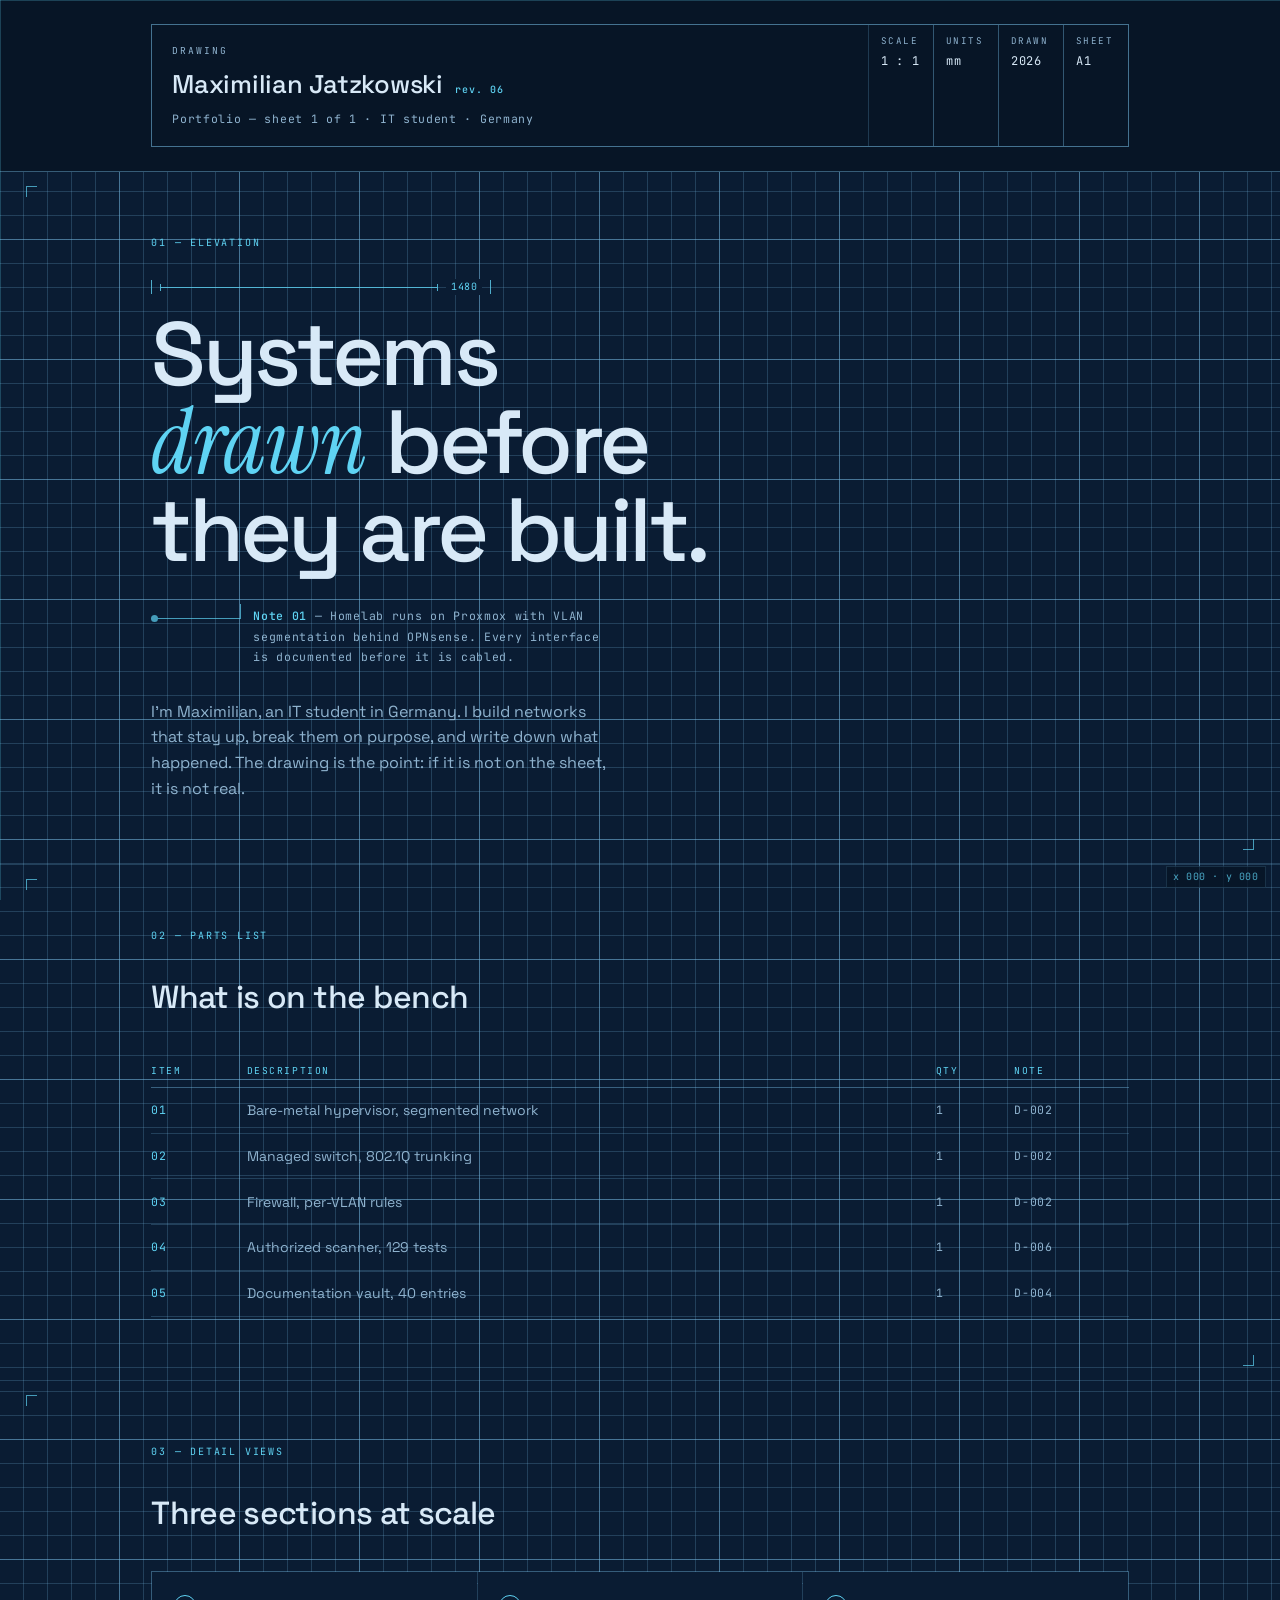
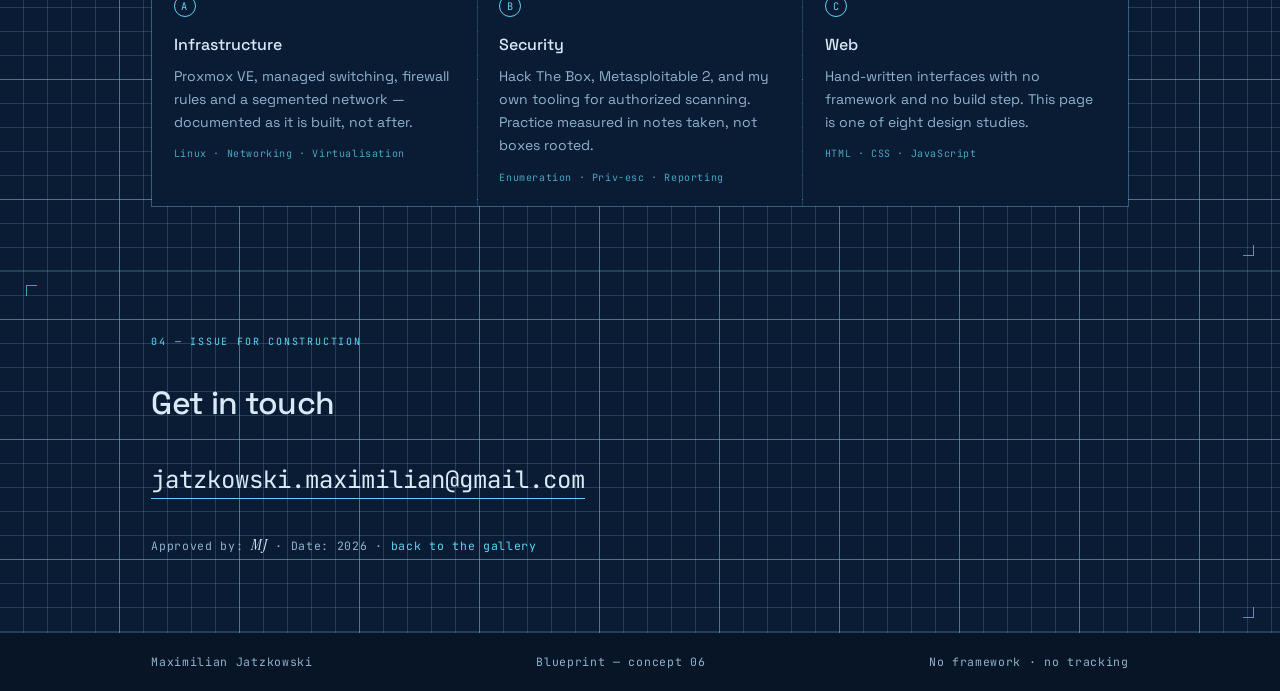
<file: 06-blueprint/index.html>
<!doctype html>
<html lang="en">
<head>
<meta charset="utf-8">
<meta name="viewport" content="width=device-width, initial-scale=1">
<title>Blueprint — a portfolio as a technical drawing</title>
<meta name="description" content="Concept 06: the portfolio drawn as a technical schematic — construction grid, dimension lines, leader annotations, a title block.">
<meta name="theme-color" content="#08182b">
<link rel="stylesheet" href="../css/fonts.css">
<link rel="stylesheet" href="style.css">
</head>
<body>

<div class="guides" aria-hidden="true">
  <span class="axis axis-x"></span>
  <span class="axis axis-y"></span>
  <span class="readout mono" id="readout">x 000 · y 000</span>
</div>

<header class="sheet-head">
  <div class="wrap">
    <div class="titleblock">
      <div class="tb-cell tb-main">
        <p class="mono k">Drawing</p>
        <h1>Maximilian Jatzkowski<span class="rev">rev. 06</span></h1>
        <p class="mono sub">Portfolio — sheet 1 of 1 · IT student · Germany</p>
      </div>
      <dl class="tb-meta">
        <div><dt class="mono">Scale</dt><dd class="mono">1 : 1</dd></div>
        <div><dt class="mono">Units</dt><dd class="mono">mm</dd></div>
        <div><dt class="mono">Drawn</dt><dd class="mono" id="drawn">2026</dd></div>
        <div><dt class="mono">Sheet</dt><dd class="mono">A1</dd></div>
      </dl>
    </div>
  </div>
</header>

<main>

  <section class="hero sheet" id="s1">
    <div class="wrap">
      <p class="mono tag">01 — Elevation</p>

      <div class="dim-h" aria-hidden="true">
        <span class="dim-line"></span>
        <span class="dim-label mono">1480</span>
      </div>

      <h2 class="display">
        Systems<br>
        <span class="em">drawn</span> before<br>
        they are built.
      </h2>

      <div class="callout-row">
        <div class="leader" aria-hidden="true"></div>
        <p class="note mono">
          <b>Note 01</b> — Homelab runs on Proxmox with VLAN segmentation behind
          OPNsense. Every interface is documented before it is cabled.
        </p>
      </div>

      <p class="lede">
        I'm Maximilian, an IT student in Germany. I build networks that stay up,
        break them on purpose, and write down what happened. The drawing is the
        point: if it is not on the sheet, it is not real.
      </p>
    </div>
  </section>

  <section class="sheet" id="s2">
    <div class="wrap">
      <p class="mono tag">02 — Parts list</p>
      <h3 class="h3">What is on the bench</h3>

      <table class="parts">
        <thead>
          <tr>
            <th class="mono">Item</th><th class="mono">Description</th>
            <th class="mono">Qty</th><th class="mono">Note</th>
          </tr>
        </thead>
        <tbody>
          <tr><td class="mono">01</td><td>Bare-metal hypervisor, segmented network</td><td class="mono">1</td><td class="mono">D-002</td></tr>
          <tr><td class="mono">02</td><td>Managed switch, 802.1Q trunking</td><td class="mono">1</td><td class="mono">D-002</td></tr>
          <tr><td class="mono">03</td><td>Firewall, per-VLAN rules</td><td class="mono">1</td><td class="mono">D-002</td></tr>
          <tr><td class="mono">04</td><td>Authorized scanner, 129 tests</td><td class="mono">1</td><td class="mono">D-006</td></tr>
          <tr><td class="mono">05</td><td>Documentation vault, 40 entries</td><td class="mono">1</td><td class="mono">D-004</td></tr>
        </tbody>
      </table>

      <div class="dim-v note-right" aria-hidden="true"><span class="dim-line"></span><span class="dim-label mono">412</span></div>
    </div>
  </section>

  <section class="sheet" id="s3">
    <div class="wrap">
      <p class="mono tag">03 — Detail views</p>
      <h3 class="h3">Three sections at scale</h3>

      <div class="details">
        <article class="detail">
          <span class="mono detail-num">A</span>
          <h4>Infrastructure</h4>
          <p>Proxmox VE, managed switching, firewall rules and a segmented
            network — documented as it is built, not after.</p>
          <p class="mono meta">Linux · Networking · Virtualisation</p>
        </article>
        <article class="detail">
          <span class="mono detail-num">B</span>
          <h4>Security</h4>
          <p>Hack The Box, Metasploitable 2, and my own tooling for authorized
            scanning. Practice measured in notes taken, not boxes rooted.</p>
          <p class="mono meta">Enumeration · Priv-esc · Reporting</p>
        </article>
        <article class="detail">
          <span class="mono detail-num">C</span>
          <h4>Web</h4>
          <p>Hand-written interfaces with no framework and no build step.
            This page is one of eight design studies.</p>
          <p class="mono meta">HTML · CSS · JavaScript</p>
        </article>
      </div>
    </div>
  </section>

  <section class="sheet contact" id="s4">
    <div class="wrap">
      <p class="mono tag">04 — Issue for construction</p>
      <h3 class="h3">Get in touch</h3>
      <a class="mail" href="mailto:jatzkowski.maximilian@gmail.com">jatzkowski.maximilian@gmail.com</a>
      <p class="mono foot-note">
        Approved by: <span class="sig">MJ</span> · Date: 2026 ·
        <a href="../">back to the gallery</a>
      </p>
    </div>
  </section>

</main>

<footer class="sheet-foot">
  <div class="wrap foot-grid">
    <span class="mono">Maximilian Jatzkowski</span>
    <span class="mono">Blueprint — concept 06</span>
    <span class="mono">No framework · no tracking</span>
  </div>
</footer>

<script src="main.js" defer></script>
</body>
</html>
</file>
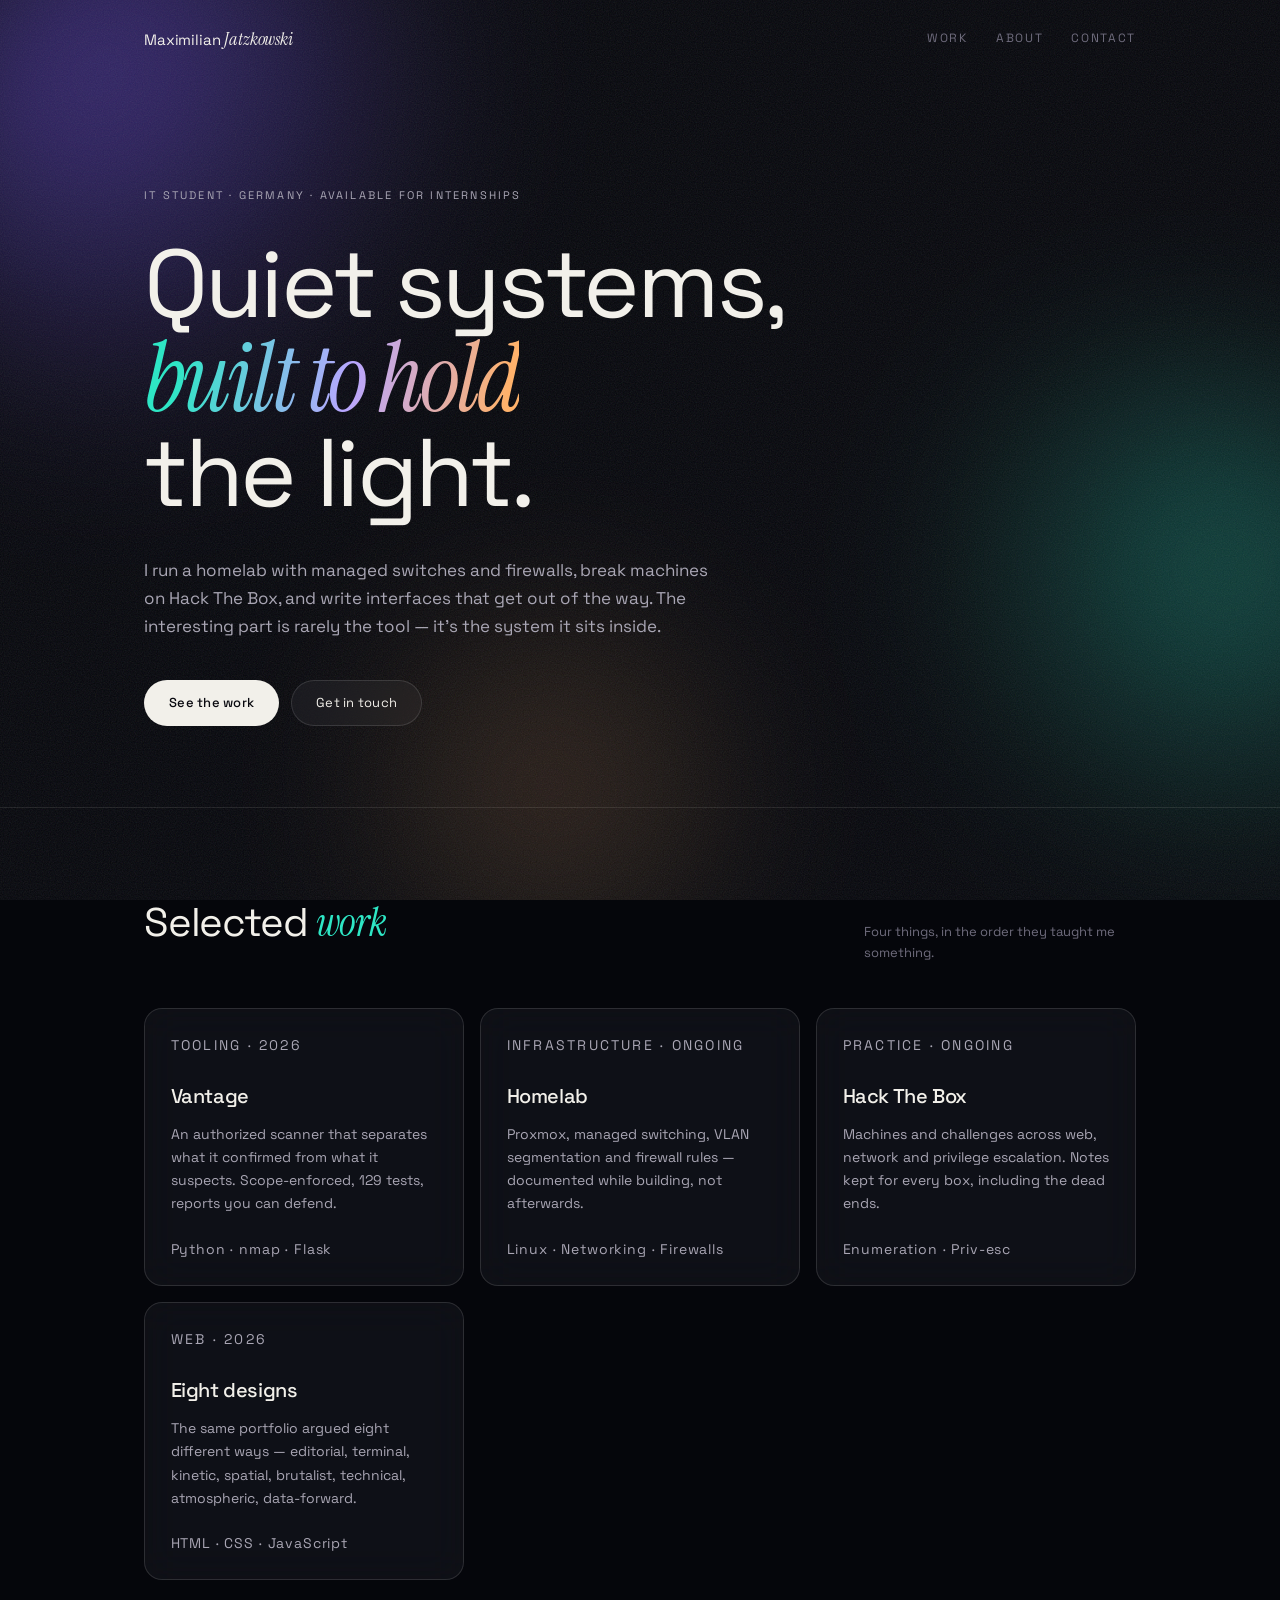
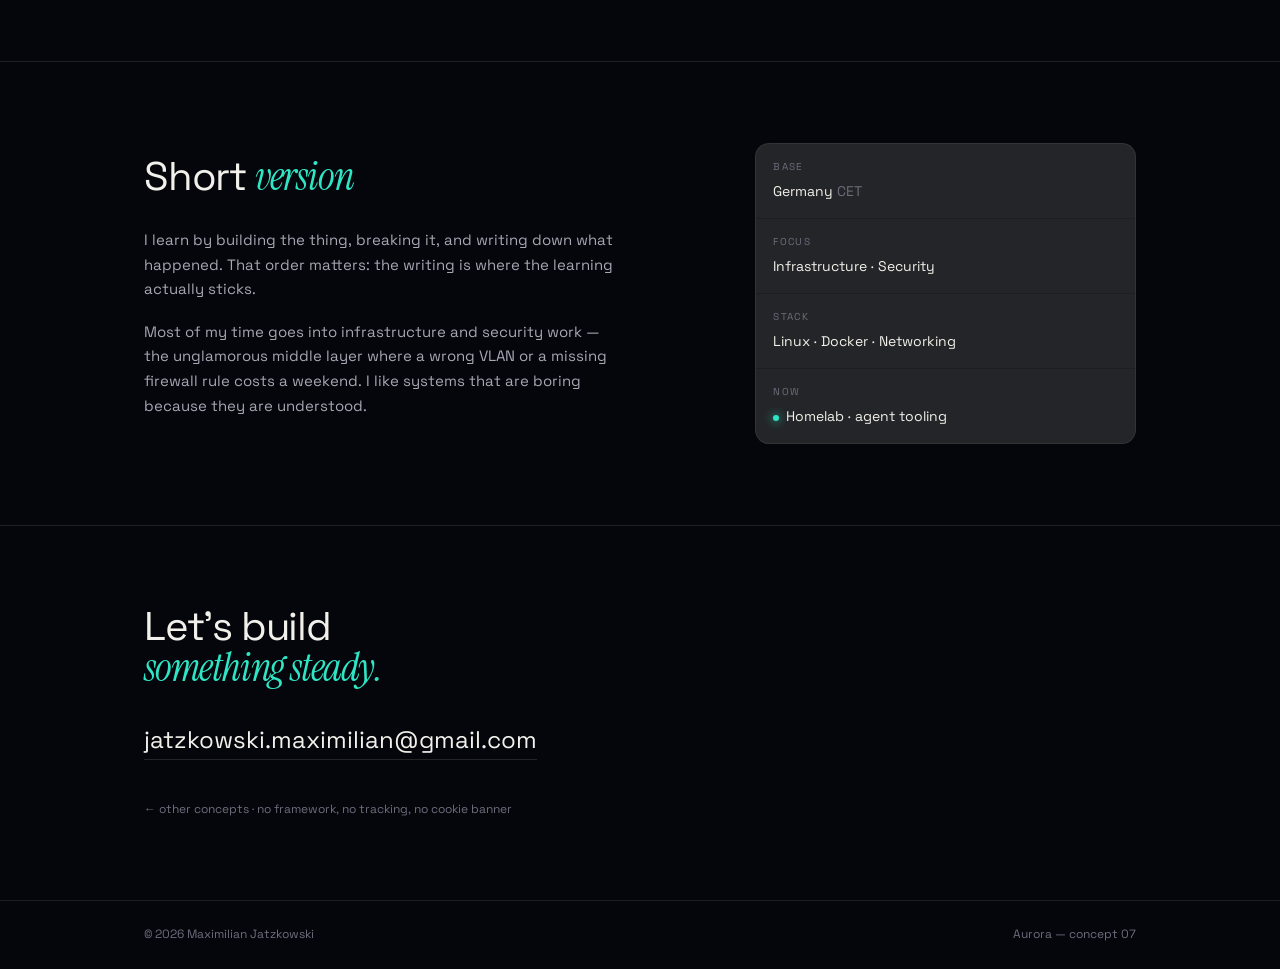
<file: 07-aurora/index.html>
<!doctype html>
<html lang="en">
<head>
<meta charset="utf-8">
<meta name="viewport" content="width=device-width, initial-scale=1">
<title>Aurora — a portfolio with atmosphere</title>
<meta name="description" content="Concept 07: depth through light — drifting gradient fields, frosted surfaces, and type that stays legible on top of it.">
<meta name="theme-color" content="#05060b">
<link rel="stylesheet" href="../css/fonts.css">
<link rel="stylesheet" href="style.css">
</head>
<body>

<div class="sky" aria-hidden="true">
  <span class="orb orb-a"></span>
  <span class="orb orb-b"></span>
  <span class="orb orb-c"></span>
  <span class="grain"></span>
</div>

<header class="top">
  <div class="wrap top-in">
    <p class="wordmark">Maximilian <em>Jatzkowski</em></p>
    <nav class="nav" aria-label="Primary">
      <a href="#work">Work</a>
      <a href="#about">About</a>
      <a href="#contact">Contact</a>
    </nav>
  </div>
</header>

<main>

  <section class="hero">
    <div class="wrap">
      <p class="kicker">IT student · Germany · available for internships</p>

      <h1 class="display">
        Quiet systems,<br>
        <em>built to hold</em><br>
        the light.
      </h1>

      <p class="lede">
        I run a homelab with managed switches and firewalls, break machines on
        Hack The Box, and write interfaces that get out of the way. The interesting
        part is rarely the tool — it's the system it sits inside.
      </p>

      <div class="hero-actions">
        <a class="btn primary" href="#work">See the work</a>
        <a class="btn" href="mailto:jatzkowski.maximilian@gmail.com">Get in touch</a>
      </div>
    </div>
  </section>

  <section class="section" id="work">
    <div class="wrap">
      <div class="section-head">
        <h2>Selected <em>work</em></h2>
        <p class="section-note">Four things, in the order they taught me something.</p>
      </div>

      <div class="cards">
        <article class="card lift">
          <p class="card-k">Tooling · 2026</p>
          <h3>Vantage</h3>
          <p>An authorized scanner that separates what it confirmed from what it
            suspects. Scope-enforced, 129 tests, reports you can defend.</p>
          <p class="card-meta">Python · nmap · Flask</p>
        </article>

        <article class="card lift">
          <p class="card-k">Infrastructure · ongoing</p>
          <h3>Homelab</h3>
          <p>Proxmox, managed switching, VLAN segmentation and firewall rules —
            documented while building, not afterwards.</p>
          <p class="card-meta">Linux · Networking · Firewalls</p>
        </article>

        <article class="card lift">
          <p class="card-k">Practice · ongoing</p>
          <h3>Hack The Box</h3>
          <p>Machines and challenges across web, network and privilege escalation.
            Notes kept for every box, including the dead ends.</p>
          <p class="card-meta">Enumeration · Priv-esc</p>
        </article>

        <article class="card lift">
          <p class="card-k">Web · 2026</p>
          <h3>Eight designs</h3>
          <p>The same portfolio argued eight different ways — editorial, terminal,
            kinetic, spatial, brutalist, technical, atmospheric, data-forward.</p>
          <p class="card-meta">HTML · CSS · JavaScript</p>
        </article>
      </div>
    </div>
  </section>

  <section class="section" id="about">
    <div class="wrap about">
      <div class="about-copy">
        <h2>Short <em>version</em></h2>
        <p>
          I learn by building the thing, breaking it, and writing down what
          happened. That order matters: the writing is where the learning
          actually sticks.
        </p>
        <p>
          Most of my time goes into infrastructure and security work — the
          unglamorous middle layer where a wrong VLAN or a missing firewall rule
          costs a weekend. I like systems that are boring because they are
          understood.
        </p>
      </div>

      <dl class="stats">
        <div><dt>Base</dt><dd>Germany <span>CET</span></dd></div>
        <div><dt>Focus</dt><dd>Infrastructure · Security</dd></div>
        <div><dt>Stack</dt><dd>Linux · Docker · Networking</dd></div>
        <div><dt>Now</dt><dd><span class="dot"></span>Homelab · agent tooling</dd></div>
      </dl>
    </div>
  </section>

  <section class="section contact" id="contact">
    <div class="wrap">
      <h2 class="contact-title">Let's build<br><em>something steady.</em></h2>
      <a class="mail" href="mailto:jatzkowski.maximilian@gmail.com">
        jatzkowski.maximilian@gmail.com
      </a>
      <p class="tiny">
        <a href="../">← other concepts</a> · no framework, no tracking, no cookie banner
      </p>
    </div>
  </section>

</main>

<footer class="foot">
  <div class="wrap foot-in">
    <span>© <span id="year">2026</span> Maximilian Jatzkowski</span>
    <span>Aurora — concept 07</span>
  </div>
</footer>

<script src="main.js" defer></script>
</body>
</html>
</file>
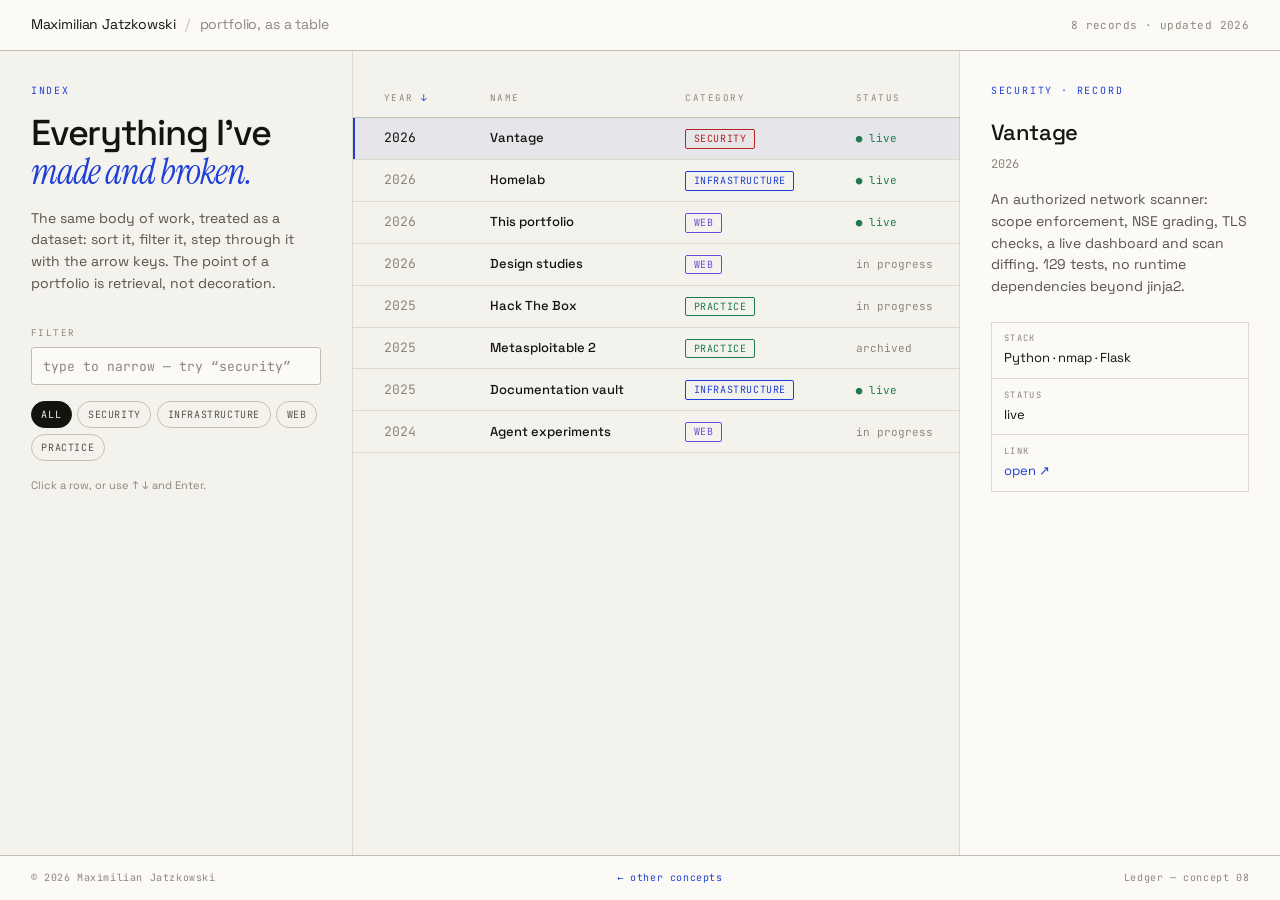
<file: 08-ledger/index.html>
<!doctype html>
<html lang="en">
<head>
<meta charset="utf-8">
<meta name="viewport" content="width=device-width, initial-scale=1">
<title>Ledger — a portfolio as a queryable record</title>
<meta name="description" content="Concept 08: the portfolio as a data table — filter, sort, keyboard navigation, and a detail pane that keeps up.">
<meta name="theme-color" content="#f4f2ec">
<link rel="stylesheet" href="../css/fonts.css">
<link rel="stylesheet" href="style.css">
</head>
<body>

<header class="bar">
  <div class="bar-in">
    <p class="brand">Maximilian Jatzkowski <span class="slash">/</span> <span class="dim">portfolio, as a table</span></p>
    <p class="meta"><span id="count">8</span> records · updated 2026</p>
  </div>
</header>

<main class="layout">

  <section class="panel intro">
    <p class="kicker">Index</p>
    <h1>Everything I've<br><em>made and broken.</em></h1>
    <p class="lede">
      The same body of work, treated as a dataset: sort it, filter it, step
      through it with the arrow keys. The point of a portfolio is retrieval,
      not decoration.
    </p>

    <div class="controls">
      <label class="field">
        <span class="field-label">Filter</span>
        <input id="q" type="search" placeholder="type to narrow — try “security”" autocomplete="off" spellcheck="false">
      </label>
      <div class="chips" id="chips" role="group" aria-label="Filter by category">
        <button class="chip on" data-cat="all" type="button">All</button>
        <button class="chip" data-cat="security" type="button">Security</button>
        <button class="chip" data-cat="infrastructure" type="button">Infrastructure</button>
        <button class="chip" data-cat="web" type="button">Web</button>
        <button class="chip" data-cat="practice" type="button">Practice</button>
      </div>
      <p class="hint" id="hint">Click a row, or use ↑ ↓ and Enter.</p>
    </div>
  </section>

  <section class="panel table-panel" aria-label="Projects">
    <table class="grid" id="grid">
      <thead>
        <tr>
          <th class="sortable" data-sort="year" scope="col">Year</th>
          <th class="sortable" data-sort="name" scope="col">Name</th>
          <th class="sortable" data-sort="cat" scope="col">Category</th>
          <th class="sortable" data-sort="status" scope="col">Status</th>
        </tr>
      </thead>
      <tbody id="rows"></tbody>
    </table>
    <p class="empty" id="empty" hidden>Nothing matches that.</p>
  </section>

  <aside class="panel detail" id="detail" aria-live="polite">
    <p class="kicker" id="d-cat">Record</p>
    <h2 id="d-name">—</h2>
    <p class="d-year mono" id="d-year"></p>
    <p class="d-body" id="d-body">Select a row to read the note.</p>
    <dl class="d-facts">
      <div><dt>Stack</dt><dd id="d-stack">—</dd></div>
      <div><dt>Status</dt><dd id="d-status">—</dd></div>
      <div><dt>Link</dt><dd id="d-link">—</dd></div>
    </dl>
  </aside>

</main>

<footer class="foot">
  <div class="foot-in">
    <span>© <span id="year">2026</span> Maximilian Jatzkowski</span>
    <span><a href="../">← other concepts</a></span>
    <span>Ledger — concept 08</span>
  </div>
</footer>

<script src="main.js" defer></script>
</body>
</html>
</file>
<file: css/fonts.css>
/* Self-hosted fonts — generated, do not edit by hand.
   No third-party requests: the CSP can stay at font-src 'self'. */

@font-face {
  font-family: "Archivo Black";
  font-style: normal;
  font-weight: 400;
  src: url("fonts/archivo-black-400-normal-latin-ext.woff2") format("woff2");
  font-display: swap;
  unicode-range: U+0100-02BA, U+02BD-02C5, U+02C7-02CC, U+02CE-02D7, U+02DD-02FF, U+0304, U+0308, U+0329, U+1D00-1DBF, U+1E00-1E9F, U+1EF2-1EFF, U+2020, U+20A0-20AB, U+20AD-20C4, U+2113, U+2C60-2C7F, U+A720-A7FF;
}

@font-face {
  font-family: "Archivo Black";
  font-style: normal;
  font-weight: 400;
  src: url("fonts/archivo-black-400-normal-latin.woff2") format("woff2");
  font-display: swap;
  unicode-range: U+0000-00FF, U+0131, U+0152-0153, U+02BB-02BC, U+02C6, U+02DA, U+02DC, U+0304, U+0308, U+0329, U+2000-206F, U+20AC, U+2122, U+2191, U+2193, U+2212, U+2215, U+FEFF, U+FFFD;
}

@font-face {
  font-family: "Bricolage Grotesque";
  font-style: normal;
  font-weight: 400;
  font-stretch: 100%;
  src: url("fonts/bricolage-grotesque-400-normal-latin-ext.woff2") format("woff2");
  font-display: swap;
  unicode-range: U+0100-02BA, U+02BD-02C5, U+02C7-02CC, U+02CE-02D7, U+02DD-02FF, U+0304, U+0308, U+0329, U+1D00-1DBF, U+1E00-1E9F, U+1EF2-1EFF, U+2020, U+20A0-20AB, U+20AD-20C4, U+2113, U+2C60-2C7F, U+A720-A7FF;
}

@font-face {
  font-family: "Bricolage Grotesque";
  font-style: normal;
  font-weight: 400;
  font-stretch: 100%;
  src: url("fonts/bricolage-grotesque-400-normal-latin.woff2") format("woff2");
  font-display: swap;
  unicode-range: U+0000-00FF, U+0131, U+0152-0153, U+02BB-02BC, U+02C6, U+02DA, U+02DC, U+0304, U+0308, U+0329, U+2000-206F, U+20AC, U+2122, U+2191, U+2193, U+2212, U+2215, U+FEFF, U+FFFD;
}

@font-face {
  font-family: "Bricolage Grotesque";
  font-style: normal;
  font-weight: 700;
  font-stretch: 100%;
  src: url("fonts/bricolage-grotesque-700-normal-latin-ext.woff2") format("woff2");
  font-display: swap;
  unicode-range: U+0100-02BA, U+02BD-02C5, U+02C7-02CC, U+02CE-02D7, U+02DD-02FF, U+0304, U+0308, U+0329, U+1D00-1DBF, U+1E00-1E9F, U+1EF2-1EFF, U+2020, U+20A0-20AB, U+20AD-20C4, U+2113, U+2C60-2C7F, U+A720-A7FF;
}

@font-face {
  font-family: "Bricolage Grotesque";
  font-style: normal;
  font-weight: 700;
  font-stretch: 100%;
  src: url("fonts/bricolage-grotesque-700-normal-latin.woff2") format("woff2");
  font-display: swap;
  unicode-range: U+0000-00FF, U+0131, U+0152-0153, U+02BB-02BC, U+02C6, U+02DA, U+02DC, U+0304, U+0308, U+0329, U+2000-206F, U+20AC, U+2122, U+2191, U+2193, U+2212, U+2215, U+FEFF, U+FFFD;
}

@font-face {
  font-family: "Bricolage Grotesque";
  font-style: normal;
  font-weight: 800;
  font-stretch: 100%;
  src: url("fonts/bricolage-grotesque-800-normal-latin-ext.woff2") format("woff2");
  font-display: swap;
  unicode-range: U+0100-02BA, U+02BD-02C5, U+02C7-02CC, U+02CE-02D7, U+02DD-02FF, U+0304, U+0308, U+0329, U+1D00-1DBF, U+1E00-1E9F, U+1EF2-1EFF, U+2020, U+20A0-20AB, U+20AD-20C4, U+2113, U+2C60-2C7F, U+A720-A7FF;
}

@font-face {
  font-family: "Bricolage Grotesque";
  font-style: normal;
  font-weight: 800;
  font-stretch: 100%;
  src: url("fonts/bricolage-grotesque-800-normal-latin.woff2") format("woff2");
  font-display: swap;
  unicode-range: U+0000-00FF, U+0131, U+0152-0153, U+02BB-02BC, U+02C6, U+02DA, U+02DC, U+0304, U+0308, U+0329, U+2000-206F, U+20AC, U+2122, U+2191, U+2193, U+2212, U+2215, U+FEFF, U+FFFD;
}

@font-face {
  font-family: "DM Mono";
  font-style: normal;
  font-weight: 400;
  src: url("fonts/dm-mono-400-normal-latin-ext.woff2") format("woff2");
  font-display: swap;
  unicode-range: U+0100-02BA, U+02BD-02C5, U+02C7-02CC, U+02CE-02D7, U+02DD-02FF, U+0304, U+0308, U+0329, U+1D00-1DBF, U+1E00-1E9F, U+1EF2-1EFF, U+2020, U+20A0-20AB, U+20AD-20C4, U+2113, U+2C60-2C7F, U+A720-A7FF;
}

@font-face {
  font-family: "DM Mono";
  font-style: normal;
  font-weight: 400;
  src: url("fonts/dm-mono-400-normal-latin.woff2") format("woff2");
  font-display: swap;
  unicode-range: U+0000-00FF, U+0131, U+0152-0153, U+02BB-02BC, U+02C6, U+02DA, U+02DC, U+0304, U+0308, U+0329, U+2000-206F, U+20AC, U+2122, U+2191, U+2193, U+2212, U+2215, U+FEFF, U+FFFD;
}

@font-face {
  font-family: "DM Mono";
  font-style: normal;
  font-weight: 500;
  src: url("fonts/dm-mono-500-normal-latin-ext.woff2") format("woff2");
  font-display: swap;
  unicode-range: U+0100-02BA, U+02BD-02C5, U+02C7-02CC, U+02CE-02D7, U+02DD-02FF, U+0304, U+0308, U+0329, U+1D00-1DBF, U+1E00-1E9F, U+1EF2-1EFF, U+2020, U+20A0-20AB, U+20AD-20C4, U+2113, U+2C60-2C7F, U+A720-A7FF;
}

@font-face {
  font-family: "DM Mono";
  font-style: normal;
  font-weight: 500;
  src: url("fonts/dm-mono-500-normal-latin.woff2") format("woff2");
  font-display: swap;
  unicode-range: U+0000-00FF, U+0131, U+0152-0153, U+02BB-02BC, U+02C6, U+02DA, U+02DC, U+0304, U+0308, U+0329, U+2000-206F, U+20AC, U+2122, U+2191, U+2193, U+2212, U+2215, U+FEFF, U+FFFD;
}

@font-face {
  font-family: "Fraunces";
  font-style: italic;
  font-weight: 300 700;
  src: url("fonts/fraunces-300-700-italic-latin-ext.woff2") format("woff2");
  font-display: swap;
  unicode-range: U+0100-02BA, U+02BD-02C5, U+02C7-02CC, U+02CE-02D7, U+02DD-02FF, U+0304, U+0308, U+0329, U+1D00-1DBF, U+1E00-1E9F, U+1EF2-1EFF, U+2020, U+20A0-20AB, U+20AD-20C4, U+2113, U+2C60-2C7F, U+A720-A7FF;
}

@font-face {
  font-family: "Fraunces";
  font-style: italic;
  font-weight: 300 700;
  src: url("fonts/fraunces-300-700-italic-latin.woff2") format("woff2");
  font-display: swap;
  unicode-range: U+0000-00FF, U+0131, U+0152-0153, U+02BB-02BC, U+02C6, U+02DA, U+02DC, U+0304, U+0308, U+0329, U+2000-206F, U+20AC, U+2122, U+2191, U+2193, U+2212, U+2215, U+FEFF, U+FFFD;
}

@font-face {
  font-family: "Fraunces";
  font-style: normal;
  font-weight: 300 700;
  src: url("fonts/fraunces-300-700-normal-latin-ext.woff2") format("woff2");
  font-display: swap;
  unicode-range: U+0100-02BA, U+02BD-02C5, U+02C7-02CC, U+02CE-02D7, U+02DD-02FF, U+0304, U+0308, U+0329, U+1D00-1DBF, U+1E00-1E9F, U+1EF2-1EFF, U+2020, U+20A0-20AB, U+20AD-20C4, U+2113, U+2C60-2C7F, U+A720-A7FF;
}

@font-face {
  font-family: "Fraunces";
  font-style: normal;
  font-weight: 300 700;
  src: url("fonts/fraunces-300-700-normal-latin.woff2") format("woff2");
  font-display: swap;
  unicode-range: U+0000-00FF, U+0131, U+0152-0153, U+02BB-02BC, U+02C6, U+02DA, U+02DC, U+0304, U+0308, U+0329, U+2000-206F, U+20AC, U+2122, U+2191, U+2193, U+2212, U+2215, U+FEFF, U+FFFD;
}

@font-face {
  font-family: "IBM Plex Mono";
  font-style: normal;
  font-weight: 400;
  src: url("fonts/ibm-plex-mono-400-normal-latin-ext.woff2") format("woff2");
  font-display: swap;
  unicode-range: U+0100-02BA, U+02BD-02C5, U+02C7-02CC, U+02CE-02D7, U+02DD-02FF, U+0304, U+0308, U+0329, U+1D00-1DBF, U+1E00-1E9F, U+1EF2-1EFF, U+2020, U+20A0-20AB, U+20AD-20C4, U+2113, U+2C60-2C7F, U+A720-A7FF;
}

@font-face {
  font-family: "IBM Plex Mono";
  font-style: normal;
  font-weight: 400;
  src: url("fonts/ibm-plex-mono-400-normal-latin.woff2") format("woff2");
  font-display: swap;
  unicode-range: U+0000-00FF, U+0131, U+0152-0153, U+02BB-02BC, U+02C6, U+02DA, U+02DC, U+0304, U+0308, U+0329, U+2000-206F, U+20AC, U+2122, U+2191, U+2193, U+2212, U+2215, U+FEFF, U+FFFD;
}

@font-face {
  font-family: "IBM Plex Mono";
  font-style: normal;
  font-weight: 500;
  src: url("fonts/ibm-plex-mono-500-normal-latin-ext.woff2") format("woff2");
  font-display: swap;
  unicode-range: U+0100-02BA, U+02BD-02C5, U+02C7-02CC, U+02CE-02D7, U+02DD-02FF, U+0304, U+0308, U+0329, U+1D00-1DBF, U+1E00-1E9F, U+1EF2-1EFF, U+2020, U+20A0-20AB, U+20AD-20C4, U+2113, U+2C60-2C7F, U+A720-A7FF;
}

@font-face {
  font-family: "IBM Plex Mono";
  font-style: normal;
  font-weight: 500;
  src: url("fonts/ibm-plex-mono-500-normal-latin.woff2") format("woff2");
  font-display: swap;
  unicode-range: U+0000-00FF, U+0131, U+0152-0153, U+02BB-02BC, U+02C6, U+02DA, U+02DC, U+0304, U+0308, U+0329, U+2000-206F, U+20AC, U+2122, U+2191, U+2193, U+2212, U+2215, U+FEFF, U+FFFD;
}

@font-face {
  font-family: "Instrument Serif";
  font-style: italic;
  font-weight: 400;
  src: url("fonts/instrument-serif-400-italic-latin-ext.woff2") format("woff2");
  font-display: swap;
  unicode-range: U+0100-02BA, U+02BD-02C5, U+02C7-02CC, U+02CE-02D7, U+02DD-02FF, U+0304, U+0308, U+0329, U+1D00-1DBF, U+1E00-1E9F, U+1EF2-1EFF, U+2020, U+20A0-20AB, U+20AD-20C4, U+2113, U+2C60-2C7F, U+A720-A7FF;
}

@font-face {
  font-family: "Instrument Serif";
  font-style: italic;
  font-weight: 400;
  src: url("fonts/instrument-serif-400-italic-latin.woff2") format("woff2");
  font-display: swap;
  unicode-range: U+0000-00FF, U+0131, U+0152-0153, U+02BB-02BC, U+02C6, U+02DA, U+02DC, U+0304, U+0308, U+0329, U+2000-206F, U+20AC, U+2122, U+2191, U+2193, U+2212, U+2215, U+FEFF, U+FFFD;
}

@font-face {
  font-family: "Instrument Serif";
  font-style: normal;
  font-weight: 400;
  src: url("fonts/instrument-serif-400-normal-latin-ext.woff2") format("woff2");
  font-display: swap;
  unicode-range: U+0100-02BA, U+02BD-02C5, U+02C7-02CC, U+02CE-02D7, U+02DD-02FF, U+0304, U+0308, U+0329, U+1D00-1DBF, U+1E00-1E9F, U+1EF2-1EFF, U+2020, U+20A0-20AB, U+20AD-20C4, U+2113, U+2C60-2C7F, U+A720-A7FF;
}

@font-face {
  font-family: "Instrument Serif";
  font-style: normal;
  font-weight: 400;
  src: url("fonts/instrument-serif-400-normal-latin.woff2") format("woff2");
  font-display: swap;
  unicode-range: U+0000-00FF, U+0131, U+0152-0153, U+02BB-02BC, U+02C6, U+02DA, U+02DC, U+0304, U+0308, U+0329, U+2000-206F, U+20AC, U+2122, U+2191, U+2193, U+2212, U+2215, U+FEFF, U+FFFD;
}

@font-face {
  font-family: "Inter Tight";
  font-style: normal;
  font-weight: 400;
  src: url("fonts/inter-tight-400-normal-latin-ext.woff2") format("woff2");
  font-display: swap;
  unicode-range: U+0100-02BA, U+02BD-02C5, U+02C7-02CC, U+02CE-02D7, U+02DD-02FF, U+0304, U+0308, U+0329, U+1D00-1DBF, U+1E00-1E9F, U+1EF2-1EFF, U+2020, U+20A0-20AB, U+20AD-20C4, U+2113, U+2C60-2C7F, U+A720-A7FF;
}

@font-face {
  font-family: "Inter Tight";
  font-style: normal;
  font-weight: 400;
  src: url("fonts/inter-tight-400-normal-latin.woff2") format("woff2");
  font-display: swap;
  unicode-range: U+0000-00FF, U+0131, U+0152-0153, U+02BB-02BC, U+02C6, U+02DA, U+02DC, U+0304, U+0308, U+0329, U+2000-206F, U+20AC, U+2122, U+2191, U+2193, U+2212, U+2215, U+FEFF, U+FFFD;
}

@font-face {
  font-family: "Inter Tight";
  font-style: normal;
  font-weight: 500;
  src: url("fonts/inter-tight-500-normal-latin-ext.woff2") format("woff2");
  font-display: swap;
  unicode-range: U+0100-02BA, U+02BD-02C5, U+02C7-02CC, U+02CE-02D7, U+02DD-02FF, U+0304, U+0308, U+0329, U+1D00-1DBF, U+1E00-1E9F, U+1EF2-1EFF, U+2020, U+20A0-20AB, U+20AD-20C4, U+2113, U+2C60-2C7F, U+A720-A7FF;
}

@font-face {
  font-family: "Inter Tight";
  font-style: normal;
  font-weight: 500;
  src: url("fonts/inter-tight-500-normal-latin.woff2") format("woff2");
  font-display: swap;
  unicode-range: U+0000-00FF, U+0131, U+0152-0153, U+02BB-02BC, U+02C6, U+02DA, U+02DC, U+0304, U+0308, U+0329, U+2000-206F, U+20AC, U+2122, U+2191, U+2193, U+2212, U+2215, U+FEFF, U+FFFD;
}

@font-face {
  font-family: "JetBrains Mono";
  font-style: normal;
  font-weight: 400;
  src: url("fonts/jetbrains-mono-400-normal-latin-ext.woff2") format("woff2");
  font-display: swap;
  unicode-range: U+0100-02BA, U+02BD-02C5, U+02C7-02CC, U+02CE-02D7, U+02DD-02FF, U+0304, U+0308, U+0329, U+1D00-1DBF, U+1E00-1E9F, U+1EF2-1EFF, U+2020, U+20A0-20AB, U+20AD-20C4, U+2113, U+2C60-2C7F, U+A720-A7FF;
}

@font-face {
  font-family: "JetBrains Mono";
  font-style: normal;
  font-weight: 400;
  src: url("fonts/jetbrains-mono-400-normal-latin.woff2") format("woff2");
  font-display: swap;
  unicode-range: U+0000-00FF, U+0131, U+0152-0153, U+02BB-02BC, U+02C6, U+02DA, U+02DC, U+0304, U+0308, U+0329, U+2000-206F, U+20AC, U+2122, U+2191, U+2193, U+2212, U+2215, U+FEFF, U+FFFD;
}

@font-face {
  font-family: "JetBrains Mono";
  font-style: normal;
  font-weight: 500;
  src: url("fonts/jetbrains-mono-500-normal-latin-ext.woff2") format("woff2");
  font-display: swap;
  unicode-range: U+0100-02BA, U+02BD-02C5, U+02C7-02CC, U+02CE-02D7, U+02DD-02FF, U+0304, U+0308, U+0329, U+1D00-1DBF, U+1E00-1E9F, U+1EF2-1EFF, U+2020, U+20A0-20AB, U+20AD-20C4, U+2113, U+2C60-2C7F, U+A720-A7FF;
}

@font-face {
  font-family: "JetBrains Mono";
  font-style: normal;
  font-weight: 500;
  src: url("fonts/jetbrains-mono-500-normal-latin.woff2") format("woff2");
  font-display: swap;
  unicode-range: U+0000-00FF, U+0131, U+0152-0153, U+02BB-02BC, U+02C6, U+02DA, U+02DC, U+0304, U+0308, U+0329, U+2000-206F, U+20AC, U+2122, U+2191, U+2193, U+2212, U+2215, U+FEFF, U+FFFD;
}

@font-face {
  font-family: "JetBrains Mono";
  font-style: normal;
  font-weight: 700;
  src: url("fonts/jetbrains-mono-700-normal-latin-ext.woff2") format("woff2");
  font-display: swap;
  unicode-range: U+0100-02BA, U+02BD-02C5, U+02C7-02CC, U+02CE-02D7, U+02DD-02FF, U+0304, U+0308, U+0329, U+1D00-1DBF, U+1E00-1E9F, U+1EF2-1EFF, U+2020, U+20A0-20AB, U+20AD-20C4, U+2113, U+2C60-2C7F, U+A720-A7FF;
}

@font-face {
  font-family: "JetBrains Mono";
  font-style: normal;
  font-weight: 700;
  src: url("fonts/jetbrains-mono-700-normal-latin.woff2") format("woff2");
  font-display: swap;
  unicode-range: U+0000-00FF, U+0131, U+0152-0153, U+02BB-02BC, U+02C6, U+02DA, U+02DC, U+0304, U+0308, U+0329, U+2000-206F, U+20AC, U+2122, U+2191, U+2193, U+2212, U+2215, U+FEFF, U+FFFD;
}

@font-face {
  font-family: "Space Grotesk";
  font-style: normal;
  font-weight: 400;
  src: url("fonts/space-grotesk-400-normal-latin-ext.woff2") format("woff2");
  font-display: swap;
  unicode-range: U+0100-02BA, U+02BD-02C5, U+02C7-02CC, U+02CE-02D7, U+02DD-02FF, U+0304, U+0308, U+0329, U+1D00-1DBF, U+1E00-1E9F, U+1EF2-1EFF, U+2020, U+20A0-20AB, U+20AD-20C4, U+2113, U+2C60-2C7F, U+A720-A7FF;
}

@font-face {
  font-family: "Space Grotesk";
  font-style: normal;
  font-weight: 400;
  src: url("fonts/space-grotesk-400-normal-latin.woff2") format("woff2");
  font-display: swap;
  unicode-range: U+0000-00FF, U+0131, U+0152-0153, U+02BB-02BC, U+02C6, U+02DA, U+02DC, U+0304, U+0308, U+0329, U+2000-206F, U+20AC, U+2122, U+2191, U+2193, U+2212, U+2215, U+FEFF, U+FFFD;
}

@font-face {
  font-family: "Space Grotesk";
  font-style: normal;
  font-weight: 500;
  src: url("fonts/space-grotesk-500-normal-latin-ext.woff2") format("woff2");
  font-display: swap;
  unicode-range: U+0100-02BA, U+02BD-02C5, U+02C7-02CC, U+02CE-02D7, U+02DD-02FF, U+0304, U+0308, U+0329, U+1D00-1DBF, U+1E00-1E9F, U+1EF2-1EFF, U+2020, U+20A0-20AB, U+20AD-20C4, U+2113, U+2C60-2C7F, U+A720-A7FF;
}

@font-face {
  font-family: "Space Grotesk";
  font-style: normal;
  font-weight: 500;
  src: url("fonts/space-grotesk-500-normal-latin.woff2") format("woff2");
  font-display: swap;
  unicode-range: U+0000-00FF, U+0131, U+0152-0153, U+02BB-02BC, U+02C6, U+02DA, U+02DC, U+0304, U+0308, U+0329, U+2000-206F, U+20AC, U+2122, U+2191, U+2193, U+2212, U+2215, U+FEFF, U+FFFD;
}

@font-face {
  font-family: "Space Mono";
  font-style: normal;
  font-weight: 400;
  src: url("fonts/space-mono-400-normal-latin-ext.woff2") format("woff2");
  font-display: swap;
  unicode-range: U+0100-02BA, U+02BD-02C5, U+02C7-02CC, U+02CE-02D7, U+02DD-02FF, U+0304, U+0308, U+0329, U+1D00-1DBF, U+1E00-1E9F, U+1EF2-1EFF, U+2020, U+20A0-20AB, U+20AD-20C4, U+2113, U+2C60-2C7F, U+A720-A7FF;
}

@font-face {
  font-family: "Space Mono";
  font-style: normal;
  font-weight: 400;
  src: url("fonts/space-mono-400-normal-latin.woff2") format("woff2");
  font-display: swap;
  unicode-range: U+0000-00FF, U+0131, U+0152-0153, U+02BB-02BC, U+02C6, U+02DA, U+02DC, U+0304, U+0308, U+0329, U+2000-206F, U+20AC, U+2122, U+2191, U+2193, U+2212, U+2215, U+FEFF, U+FFFD;
}

@font-face {
  font-family: "Space Mono";
  font-style: normal;
  font-weight: 700;
  src: url("fonts/space-mono-700-normal-latin-ext.woff2") format("woff2");
  font-display: swap;
  unicode-range: U+0100-02BA, U+02BD-02C5, U+02C7-02CC, U+02CE-02D7, U+02DD-02FF, U+0304, U+0308, U+0329, U+1D00-1DBF, U+1E00-1E9F, U+1EF2-1EFF, U+2020, U+20A0-20AB, U+20AD-20C4, U+2113, U+2C60-2C7F, U+A720-A7FF;
}

@font-face {
  font-family: "Space Mono";
  font-style: normal;
  font-weight: 700;
  src: url("fonts/space-mono-700-normal-latin.woff2") format("woff2");
  font-display: swap;
  unicode-range: U+0000-00FF, U+0131, U+0152-0153, U+02BB-02BC, U+02C6, U+02DA, U+02DC, U+0304, U+0308, U+0329, U+2000-206F, U+20AC, U+2122, U+2191, U+2193, U+2212, U+2215, U+FEFF, U+FFFD;
}

@font-face {
  font-family: "Syne";
  font-style: normal;
  font-weight: 400;
  src: url("fonts/syne-400-normal-latin-ext.woff2") format("woff2");
  font-display: swap;
  unicode-range: U+0100-02BA, U+02BD-02C5, U+02C7-02CC, U+02CE-02D7, U+02DD-02FF, U+0304, U+0308, U+0329, U+1D00-1DBF, U+1E00-1E9F, U+1EF2-1EFF, U+2020, U+20A0-20AB, U+20AD-20C4, U+2113, U+2C60-2C7F, U+A720-A7FF;
}

@font-face {
  font-family: "Syne";
  font-style: normal;
  font-weight: 400;
  src: url("fonts/syne-400-normal-latin.woff2") format("woff2");
  font-display: swap;
  unicode-range: U+0000-00FF, U+0131, U+0152-0153, U+02BB-02BC, U+02C6, U+02DA, U+02DC, U+0304, U+0308, U+0329, U+2000-206F, U+20AC, U+2122, U+2191, U+2193, U+2212, U+2215, U+FEFF, U+FFFD;
}

@font-face {
  font-family: "Syne";
  font-style: normal;
  font-weight: 600;
  src: url("fonts/syne-600-normal-latin-ext.woff2") format("woff2");
  font-display: swap;
  unicode-range: U+0100-02BA, U+02BD-02C5, U+02C7-02CC, U+02CE-02D7, U+02DD-02FF, U+0304, U+0308, U+0329, U+1D00-1DBF, U+1E00-1E9F, U+1EF2-1EFF, U+2020, U+20A0-20AB, U+20AD-20C4, U+2113, U+2C60-2C7F, U+A720-A7FF;
}

@font-face {
  font-family: "Syne";
  font-style: normal;
  font-weight: 600;
  src: url("fonts/syne-600-normal-latin.woff2") format("woff2");
  font-display: swap;
  unicode-range: U+0000-00FF, U+0131, U+0152-0153, U+02BB-02BC, U+02C6, U+02DA, U+02DC, U+0304, U+0308, U+0329, U+2000-206F, U+20AC, U+2122, U+2191, U+2193, U+2212, U+2215, U+FEFF, U+FFFD;
}

@font-face {
  font-family: "Syne";
  font-style: normal;
  font-weight: 800;
  src: url("fonts/syne-800-normal-latin-ext.woff2") format("woff2");
  font-display: swap;
  unicode-range: U+0100-02BA, U+02BD-02C5, U+02C7-02CC, U+02CE-02D7, U+02DD-02FF, U+0304, U+0308, U+0329, U+1D00-1DBF, U+1E00-1E9F, U+1EF2-1EFF, U+2020, U+20A0-20AB, U+20AD-20C4, U+2113, U+2C60-2C7F, U+A720-A7FF;
}

@font-face {
  font-family: "Syne";
  font-style: normal;
  font-weight: 800;
  src: url("fonts/syne-800-normal-latin.woff2") format("woff2");
  font-display: swap;
  unicode-range: U+0000-00FF, U+0131, U+0152-0153, U+02BB-02BC, U+02C6, U+02DA, U+02DC, U+0304, U+0308, U+0329, U+2000-206F, U+20AC, U+2122, U+2191, U+2193, U+2212, U+2215, U+FEFF, U+FFFD;
}
</file>
<file: hub.css>
/* Gallery hub — dark editorial index with a cursor-following preview. */

:root {
  --bg: #0a0b0c;
  --surface: #101214;
  --ink: #f1f2ed;
  --dim: #a2a8a4;
  --muted: #767c78;
  --line: rgba(241, 242, 237, 0.12);
  --accent: #c9f24d;
  --sans: "Space Grotesk", "Helvetica Neue", Arial, sans-serif;
  --mono: "JetBrains Mono", ui-monospace, monospace;
  --serif: "Instrument Serif", Georgia, serif;
  --pad: clamp(1.25rem, 4.5vw, 4rem);
}

* { box-sizing: border-box; }
html { scroll-behavior: smooth; }
body {
  margin: 0;
  background: var(--bg);
  color: var(--ink);
  font-family: var(--sans);
  -webkit-font-smoothing: antialiased;
  overflow-x: hidden;
}
h1, p { margin: 0; }
a { color: inherit; }
::selection { background: var(--accent); color: var(--bg); }

.mono {
  font-family: var(--mono);
  font-size: 0.6875rem;
  letter-spacing: 0.04em;
  color: var(--muted);
}

/* ---------- top ---------- */
.top {
  display: flex;
  justify-content: space-between;
  gap: 1rem;
  padding: 1rem var(--pad);
  border-bottom: 1px solid var(--line);
}
.top p:last-child { display: flex; align-items: center; gap: 0.5rem; }
.dot {
  width: 6px; height: 6px;
  border-radius: 50%;
  background: var(--accent);
}

/* ---------- intro ---------- */
.intro { padding: clamp(3rem, 10vh, 7rem) var(--pad) clamp(2rem, 6vh, 4rem); }
.eyebrow {
  display: inline-flex;
  align-items: center;
  gap: 0.7rem;
  font-family: var(--mono);
  font-size: 0.6875rem;
  letter-spacing: 0.16em;
  text-transform: uppercase;
  color: var(--muted);
  margin-bottom: clamp(1.5rem, 4vw, 2.5rem);
}
.tick { width: 24px; height: 1px; background: var(--accent); }

h1 {
  font-size: clamp(2.5rem, 8vw, 6.5rem);
  line-height: 0.94;
  letter-spacing: -0.045em;
  font-weight: 500;
}
h1 em {
  font-family: var(--serif);
  font-style: italic;
  font-weight: 400;
  color: var(--accent);
  letter-spacing: -0.015em;
}
.lede {
  max-width: 52ch;
  margin-top: clamp(1.5rem, 3vw, 2.25rem);
  color: var(--dim);
  font-size: clamp(0.9375rem, 1.3vw, 1.0625rem);
  line-height: 1.65;
}

/* ---------- rows ---------- */
.list { padding: 0 var(--pad); border-top: 1px solid var(--line); }
.row {
  display: grid;
  grid-template-columns: 3.5rem minmax(0, 0.7fr) minmax(0, 1.7fr) minmax(0, 0.9fr) 2rem;
  gap: clamp(0.75rem, 2vw, 2rem);
  align-items: baseline;
  padding: clamp(1.5rem, 3vw, 2.1rem) 0.75rem;
  border-bottom: 1px solid var(--line);
  text-decoration: none;
  position: relative;
  transition: background 0.4s ease, padding-left 0.4s ease;
}
.row::before {
  content: "";
  position: absolute;
  left: 0; top: -1px;
  height: 1px; width: 0;
  background: var(--accent);
  transition: width 0.5s cubic-bezier(0.2, 0.7, 0.2, 1);
}
.row:hover { background: var(--surface); padding-left: 1.1rem; }
.row:hover::before { width: 100%; }

.num {
  font-family: var(--mono);
  font-size: 0.6875rem;
  color: var(--muted);
  transition: color 0.3s ease;
}
.row:hover .num { color: var(--accent); }

.name {
  font-size: clamp(1.25rem, 2.4vw, 1.875rem);
  letter-spacing: -0.03em;
  font-weight: 500;
  line-height: 1.1;
}
.desc {
  font-size: 0.875rem;
  line-height: 1.6;
  color: var(--dim);
  max-width: 52ch;
}
.desc b {
  font-weight: 500;
  color: var(--ink);
  font-family: var(--mono);
  font-size: 0.8125rem;
}
.meta {
  font-family: var(--mono);
  font-size: 0.625rem;
  letter-spacing: 0.06em;
  color: var(--muted);
  text-transform: uppercase;
}
.arrow {
  justify-self: end;
  color: var(--muted);
  opacity: 0;
  transform: translate(-4px, 4px);
  transition: opacity 0.4s ease, transform 0.4s ease, color 0.4s ease;
}
.row:hover .arrow { opacity: 1; transform: none; color: var(--accent); }

/* ---------- floating preview ---------- */
.preview {
  position: fixed;
  top: 0; left: 0;
  width: 360px;
  z-index: 40;
  pointer-events: none;
  opacity: 0;
  transform: translate3d(-50%, -50%, 0) scale(0.96);
  transition: opacity 0.25s ease;
  will-change: transform;
  display: none;
}
.preview img {
  width: 100%;
  height: auto;
  display: block;
  border: 1px solid var(--line);
  box-shadow: 0 30px 60px -20px rgba(0, 0, 0, 0.8);
  background: #000;
}
.preview.on { opacity: 1; }

@media (hover: hover) and (pointer: fine) {
  .preview { display: block; }
}

/* ---------- note ---------- */
.note {
  display: grid;
  grid-template-columns: minmax(0, 1fr) minmax(0, 2.6fr);
  gap: clamp(1.5rem, 4vw, 3rem);
  padding: clamp(2.5rem, 6vw, 4rem) var(--pad);
  border-bottom: 1px solid var(--line);
}
.note-body p { max-width: 60ch; color: var(--dim); font-size: 0.9375rem; line-height: 1.7; }
.note-body p + p { margin-top: 1rem; }
.mono-inline {
  font-family: var(--mono);
  font-size: 0.8125rem;
  color: var(--ink);
}

/* ---------- foot ---------- */
.foot {
  display: flex;
  flex-wrap: wrap;
  justify-content: space-between;
  gap: 1rem;
  padding: 1.25rem var(--pad) 2rem;
}
.foot a { text-decoration: none; }
.foot a:hover { color: var(--accent); }

/* ---------- responsive ---------- */
@media (max-width: 900px) {
  .row {
    grid-template-columns: 2.5rem minmax(0, 1fr) 1.5rem;
    row-gap: 0.5rem;
    align-items: start;
  }
  .desc { grid-column: 2 / 4; }
  .meta { grid-column: 2 / 4; }
  .arrow { grid-column: 3; grid-row: 1; }
  .note { grid-template-columns: 1fr; gap: 1rem; }
  /* thumbnails become part of the row on touch */
  .row::after {
    content: "";
    grid-column: 2 / 4;
    height: 150px;
    background-size: cover;
    background-position: top center;
    border: 1px solid var(--line);
    order: -1;
  }
  .row[data-img="thumbs/01.jpg"]::after { background-image: url("thumbs/01.jpg"); }
  .row[data-img="thumbs/02.jpg"]::after { background-image: url("thumbs/02.jpg"); }
  .row[data-img="thumbs/03.jpg"]::after { background-image: url("thumbs/03.jpg"); }
  .row[data-img="thumbs/04.jpg"]::after { background-image: url("thumbs/04.jpg"); }
  .row[data-img="thumbs/05.jpg"]::after { background-image: url("thumbs/05.jpg"); }
}

@media (max-width: 560px) {
  .top p:nth-child(2) { display: none; }
  .row::after { height: 120px; }
}

@media (prefers-reduced-motion: reduce) {
  html { scroll-behavior: auto; }
  .row, .row::before, .arrow { transition: none; }
}
</file>
<file: 01-paper/style.css>
/* 01 — Paper. Editorial layout: rules, small caps, one ink accent. */

:root {
  --paper: #f3efe6;
  --ink: #17150f;
  --muted: #6d6a5c;
  --rule: rgba(23, 21, 15, 0.18);
  --accent: #b23a22;
  --serif: "Fraunces", Georgia, serif;
  --sans: "Inter Tight", "Helvetica Neue", Arial, sans-serif;
  --pad: clamp(1.25rem, 4vw, 3.5rem);
}

* { box-sizing: border-box; }

html { scroll-behavior: smooth; }

body {
  margin: 0;
  background: var(--paper);
  color: var(--ink);
  font-family: var(--sans);
  font-size: 16px;
  line-height: 1.55;
  -webkit-font-smoothing: antialiased;
}

h1, h2, h3, p, ol, dl, dd, dt { margin: 0; }
ol { padding: 0; list-style: none; }
a { color: inherit; }

::selection { background: var(--accent); color: var(--paper); }

/* ---------- progress ---------- */
.progress {
  position: fixed;
  inset: 0 0 auto 0;
  height: 2px;
  background: rgba(23, 21, 15, 0.08);
  z-index: 20;
}
.progress span {
  display: block;
  height: 100%;
  width: 0;
  background: var(--accent);
}

/* ---------- masthead ---------- */
.masthead {
  display: grid;
  grid-template-columns: 1fr auto 1fr;
  gap: 1rem;
  padding: 1.1rem var(--pad);
  border-bottom: 1px solid var(--rule);
  position: sticky;
  top: 0;
  background: var(--paper);
  z-index: 10;
}
.meta {
  font-size: 0.6875rem;
  letter-spacing: 0.18em;
  text-transform: uppercase;
  color: var(--muted);
  margin: 0;
}
.meta--mid { justify-self: center; }
.masthead .meta:last-child { justify-self: end; }

/* ---------- hero ---------- */
.hero { padding: clamp(2.5rem, 7vw, 6rem) var(--pad) 0; }

.kicker {
  font-size: 0.6875rem;
  letter-spacing: 0.2em;
  text-transform: uppercase;
  color: var(--accent);
  margin-bottom: 1.5rem;
}

h1 {
  font-family: var(--serif);
  font-weight: 300;
  font-size: clamp(3rem, 11vw, 9.5rem);
  line-height: 0.86;
  letter-spacing: -0.045em;
  font-optical-sizing: auto;
}
h1 .line { display: block; }
h1 em {
  font-style: italic;
  font-weight: 300;
  color: var(--accent);
}

.hero-grid {
  display: grid;
  grid-template-columns: 0.9fr 1.6fr 1fr;
  gap: clamp(1.5rem, 4vw, 3.5rem);
  margin-top: clamp(2rem, 5vw, 3.5rem);
  padding-top: 1.5rem;
  border-top: 1px solid var(--rule);
}
.label {
  font-size: 0.625rem;
  letter-spacing: 0.22em;
  text-transform: uppercase;
  color: var(--muted);
  margin-bottom: 0.9rem;
}

.index li {
  display: flex;
  align-items: baseline;
  gap: 0.6rem;
  padding: 0.45rem 0;
  border-bottom: 1px dotted var(--rule);
  font-size: 0.9375rem;
}
.index li span {
  font-family: var(--serif);
  font-size: 0.75rem;
  color: var(--accent);
}
.index a {
  text-decoration: none;
  display: flex;
  gap: 0.6rem;
  align-items: baseline;
  width: 100%;
}
.index a:hover { color: var(--accent); }

.standfirst {
  font-family: var(--serif);
  font-size: clamp(1.0625rem, 1.7vw, 1.375rem);
  line-height: 1.45;
  font-weight: 300;
  max-width: 34ch;
  text-wrap: pretty;
}

.colophon dl > div {
  display: flex;
  justify-content: space-between;
  gap: 1rem;
  padding: 0.4rem 0;
  border-bottom: 1px solid var(--rule);
  font-size: 0.8125rem;
}
.colophon dt {
  text-transform: uppercase;
  letter-spacing: 0.12em;
  font-size: 0.5625rem;
  color: var(--muted);
  padding-top: 0.2rem;
}

/* ---------- band ---------- */
.band {
  margin-top: clamp(2.5rem, 6vw, 5rem);
  border-top: 1px solid var(--rule);
  border-bottom: 1px solid var(--rule);
  overflow: hidden;
  padding: 0.85rem 0;
}
.band-track {
  display: flex;
  align-items: center;
  gap: 2.5rem;
  width: max-content;
  animation: march 26s linear infinite;
}
.band-track span {
  font-family: var(--serif);
  font-style: italic;
  font-size: clamp(1.5rem, 3.4vw, 2.6rem);
  letter-spacing: -0.02em;
  white-space: nowrap;
}
.band-track i { color: var(--accent); font-style: normal; font-size: 1rem; }
@keyframes march { to { transform: translateX(-50%); } }

/* ---------- work ---------- */
.work { padding: clamp(3rem, 8vw, 6rem) var(--pad) 0; }

.section-head {
  display: grid;
  grid-template-columns: 1fr 2.6fr;
  gap: 2rem;
  align-items: start;
  margin-bottom: 2.5rem;
}
h2 {
  font-family: var(--serif);
  font-weight: 300;
  font-size: clamp(1.5rem, 3.4vw, 2.5rem);
  line-height: 1.15;
  letter-spacing: -0.02em;
  max-width: 26ch;
  text-wrap: balance;
}
h2 em { font-style: italic; color: var(--accent); }

.ledger { border-top: 1px solid var(--ink); }
.ledger li {
  display: grid;
  grid-template-columns: 3rem minmax(0, 1fr) minmax(0, 1.7fr) 6rem;
  gap: clamp(1rem, 2.5vw, 2rem);
  align-items: start;
  padding: 1.5rem 0.5rem;
  border-bottom: 1px solid var(--rule);
  position: relative;
  transition: background 0.4s ease, padding-left 0.4s ease;
}
.ledger li::after {
  content: "";
  position: absolute;
  inset: 0;
  background: var(--accent);
  transform: scaleY(0);
  transform-origin: bottom;
  transition: transform 0.4s cubic-bezier(0.2, 0.7, 0.2, 1);
  z-index: -1;
}
.ledger li:hover::after { transform: scaleY(1); }
.ledger li:hover { color: var(--paper); padding-left: 1rem; }
.ledger li:hover p { color: rgba(243, 239, 230, 0.82); }
.ledger li:hover .num { color: var(--paper); }

.num {
  font-family: var(--serif);
  font-size: 0.8125rem;
  color: var(--accent);
  padding-top: 0.25rem;
}
.ledger h3 {
  font-family: var(--serif);
  font-weight: 400;
  font-size: clamp(1.25rem, 2.2vw, 1.75rem);
  letter-spacing: -0.02em;
  line-height: 1.2;
}
.ledger p { font-size: 0.875rem; color: var(--muted); max-width: 46ch; }
.year {
  font-size: 0.6875rem;
  letter-spacing: 0.14em;
  text-transform: uppercase;
  color: var(--muted);
  justify-self: end;
  padding-top: 0.35rem;
}

/* ---------- about ---------- */
.about { padding: clamp(3rem, 8vw, 6rem) var(--pad); }
.about-grid {
  display: grid;
  grid-template-columns: 1fr 2.6fr;
  gap: 2rem;
  border-top: 1px solid var(--rule);
  padding-top: 2rem;
}
.about-grid div { max-width: 62ch; }
.about-grid p { margin-bottom: 1rem; color: #2b2820; }
.dropcap::first-letter {
  float: left;
  font-family: var(--serif);
  font-size: 3.6em;
  line-height: 0.78;
  padding: 0.08em 0.12em 0 0;
  color: var(--accent);
}

/* ---------- contact ---------- */
.contact {
  position: relative;
  padding: clamp(3rem, 8vw, 6rem) var(--pad);
  border-top: 1px solid var(--ink);
  overflow: hidden;
}
.mail {
  display: inline-block;
  font-family: var(--serif);
  font-size: clamp(1.5rem, 5.5vw, 4rem);
  letter-spacing: -0.035em;
  text-decoration: none;
  border-bottom: 1px solid var(--ink);
  padding-bottom: 0.1em;
  transition: color 0.3s ease, border-color 0.3s ease;
}
.mail:hover { color: var(--accent); border-color: var(--accent); }
.footnote {
  margin-top: 2rem;
  font-size: 0.75rem;
  color: var(--muted);
  max-width: 44ch;
}

.stamp {
  position: absolute;
  top: 2rem;
  right: var(--pad);
  width: 110px;
  height: 110px;
  color: var(--accent);
}
.stamp svg { width: 100%; height: 100%; animation: spin 24s linear infinite; }
.stamp text {
  font-family: var(--sans);
  font-size: 9.5px;
  letter-spacing: 0.18em;
  fill: currentColor;
}
@keyframes spin { to { transform: rotate(360deg); } }

/* ---------- footer ---------- */
.site-foot {
  display: grid;
  grid-template-columns: 1fr auto 1fr;
  gap: 1rem;
  padding: 1rem var(--pad) 1.5rem;
  border-top: 1px solid var(--rule);
  font-size: 0.6875rem;
  letter-spacing: 0.12em;
  text-transform: uppercase;
  color: var(--muted);
}
.site-foot p:nth-child(2) { justify-self: center; }
.site-foot p:last-child { justify-self: end; }
.site-foot a { text-decoration: none; }
.site-foot a:hover { color: var(--accent); }

/* ---------- reveal ---------- */
.rv { opacity: 0; transform: translateY(14px); }
.rv.in { opacity: 1; transform: none; transition: opacity 0.7s ease, transform 0.7s cubic-bezier(0.2, 0.7, 0.2, 1); }

/* ---------- responsive ---------- */
@media (max-width: 900px) {
  .hero-grid { grid-template-columns: 1fr 1fr; }
  .colophon { grid-column: 1 / -1; }
  .section-head, .about-grid { grid-template-columns: 1fr; gap: 1rem; }
  .ledger li { grid-template-columns: 2rem 1fr; row-gap: 0.35rem; }
  .ledger p { grid-column: 2; }
  .year { grid-column: 2; justify-self: start; padding-top: 0; }
  .masthead { grid-template-columns: 1fr auto; }
  .meta--mid { display: none; }
  .stamp { width: 78px; height: 78px; top: 1rem; }
}

@media (max-width: 560px) {
  .hero-grid { grid-template-columns: 1fr; }
  .site-foot { grid-template-columns: 1fr; }
  .site-foot p:nth-child(2), .site-foot p:last-child { justify-self: start; }
}

@media (prefers-reduced-motion: reduce) {
  html { scroll-behavior: auto; }
  .band-track, .stamp svg { animation: none; }
  .rv { opacity: 1; transform: none; }
  * { transition-duration: 0.01ms !important; }
}
</file>
<file: 02-terminal/style.css>
/* 02 — Terminal. Phosphor green, scanlines, one prompt. */

:root {
  --bg: #060806;
  --panel: #0a0d0b;
  --fg: #8be28f;
  --fg-bright: #d4ffd8;
  --dim: #47644e;
  --lime: #c9f24d;
  --line: rgba(139, 226, 143, 0.14);
  --mono: "JetBrains Mono", ui-monospace, SFMono-Regular, Menlo, monospace;
  --glow: 0 0 8px rgba(139, 226, 143, 0.22);
}

[data-theme="paper"] {
  --bg: #eeeade;
  --panel: #f6f3ea;
  --fg: #23392a;
  --fg-bright: #0f1d14;
  --dim: #77836f;
  --lime: #4e6b00;
  --line: rgba(35, 57, 42, 0.16);
  --glow: none;
}

* { box-sizing: border-box; }

html, body { height: 100%; }

body {
  margin: 0;
  background: var(--bg);
  color: var(--fg);
  font-family: var(--mono);
  font-size: 14px;
  line-height: 1.65;
  -webkit-font-smoothing: antialiased;
  display: grid;
  place-items: center;
  padding: clamp(0rem, 2vw, 1.5rem);
}

::selection { background: var(--lime); color: #060806; }

/* ---------- CRT dressing ---------- */
.scanlines {
  position: fixed;
  inset: 0;
  pointer-events: none;
  z-index: 5;
  background:
    repeating-linear-gradient(to bottom, rgba(0, 0, 0, 0.22) 0 1px, transparent 1px 3px),
    radial-gradient(120% 80% at 50% 50%, transparent 55%, rgba(0, 0, 0, 0.55) 100%);
  opacity: 0.5;
  mix-blend-mode: multiply;
}
[data-theme="paper"] .scanlines { display: none; }

/* ---------- frame ---------- */
.terminal {
  width: min(1000px, 100%);
  height: min(760px, calc(100vh - 3rem));
  display: flex;
  flex-direction: column;
  background: var(--panel);
  border: 1px solid var(--line);
  box-shadow:
    0 0 0 1px rgba(0, 0, 0, 0.6),
    0 30px 80px -30px rgba(0, 0, 0, 0.9),
    inset 0 0 120px rgba(139, 226, 143, 0.04);
  position: relative;
  z-index: 1;
}

.bar {
  display: flex;
  align-items: center;
  gap: 1rem;
  padding: 0.55rem 0.85rem;
  border-bottom: 1px solid var(--line);
  font-size: 11px;
  color: var(--dim);
  letter-spacing: 0.06em;
  flex: 0 0 auto;
}
.bar--bottom {
  border-bottom: 0;
  border-top: 1px solid var(--line);
  justify-content: space-between;
  text-transform: lowercase;
}
.bar--bottom a { color: var(--dim); text-decoration: none; }
.bar--bottom a:hover { color: var(--lime); }

.dots { display: flex; gap: 5px; }
.dots i {
  width: 8px; height: 8px;
  border-radius: 50%;
  background: var(--dim);
  opacity: 0.55;
}
.dots i:first-child { background: #b4453a; opacity: 0.8; }
.dots i:nth-child(2) { background: #b3863a; opacity: 0.8; }

.title { color: var(--fg); opacity: 0.75; }
.clock { margin-left: auto; font-variant-numeric: tabular-nums; }

/* ---------- screen ---------- */
.screen {
  flex: 1 1 auto;
  overflow-y: auto;
  padding: 1rem 1.1rem 1.6rem;
  scrollbar-width: thin;
  scrollbar-color: var(--dim) transparent;
}
.screen::-webkit-scrollbar { width: 8px; }
.screen::-webkit-scrollbar-thumb { background: var(--dim); }

.out { white-space: pre-wrap; word-break: break-word; }
.out .line { margin: 0 0 0.1rem; }
.out .gap { height: 0.9rem; }
.out .dim { color: var(--dim); }
.out .ok { color: var(--lime); }
.out .warn { color: #e0a33a; }
.out .bright { color: var(--fg-bright); }
.out a { color: var(--lime); text-decoration: none; border-bottom: 1px dotted var(--lime); }
.out a:hover { background: var(--lime); color: var(--bg); border-color: transparent; }
.out b { color: var(--fg-bright); font-weight: 500; }
.out .echo { color: var(--fg); }
.out .echo .ps1 { color: var(--lime); }

.ps1 {
  color: var(--lime);
  font-weight: 500;
  margin-right: 0.5rem;
  white-space: nowrap;
}
.ps1-path { color: var(--dim); font-weight: 400; }

.promptline {
  display: flex;
  align-items: baseline;
  gap: 0;
  margin-top: 0.15rem;
}
.cmd {
  flex: 1;
  min-width: 0;
  background: none;
  border: 0;
  outline: none;
  color: var(--fg-bright);
  font: inherit;
  padding: 0;
  caret-color: var(--lime);
  caret-shape: block;
}

.hint {
  margin: 1.2rem 0 0;
  font-size: 11px;
  color: var(--dim);
}
.hint b { color: var(--fg); font-weight: 400; }

.fallback { color: var(--fg); font-size: 12px; margin-top: 1rem; }
.fallback a { color: var(--lime); }

/* ---------- glow (CRT only) ---------- */
[data-theme="crt"] .screen,
[data-theme="crt"] .bar { text-shadow: var(--glow); }

/* ---------- small screens ---------- */
@media (max-width: 640px) {
  body { padding: 0; font-size: 13px; }
  .terminal {
    height: 100vh;
    height: 100dvh;
    border-left: 0;
    border-right: 0;
  }
  .bar { font-size: 10px; padding: 0.5rem 0.7rem; }
  .bar .title { display: none; }
  .ps1-path { display: none; }
  .screen { padding: 0.9rem 0.75rem 1.4rem; }
}

@media (prefers-reduced-motion: reduce) {
  * { animation: none !important; transition: none !important; }
}
</file>
<file: 03-kinetic/style.css>
/* 03 — Kinetic. Swiss poster: black type, one hot accent, motion as layout. */

:root {
  --paper: #f6f4ee;
  --ink: #0d0d0c;
  --muted: #7b7a72;
  --accent: #ff3b1f;
  --line: rgba(13, 13, 12, 0.14);
  --display: "Archivo Black", "Arial Black", sans-serif;
  --mono: "DM Mono", ui-monospace, monospace;
  --pad: clamp(1rem, 3vw, 2.5rem);
}

* { box-sizing: border-box; }

html { scroll-behavior: smooth; }

body {
  margin: 0;
  background: var(--paper);
  color: var(--ink);
  font-family: var(--mono);
  font-size: 14px;
  line-height: 1.6;
  -webkit-font-smoothing: antialiased;
  overflow-x: hidden;
}

h1, h2, p { margin: 0; }
a { color: inherit; }

::selection { background: var(--ink); color: var(--paper); }

.meta-label {
  font-size: 10px;
  letter-spacing: 0.18em;
  text-transform: uppercase;
  color: var(--muted);
}

/* ---------- top bar ---------- */
.top {
  position: fixed;
  inset: 0 0 auto 0;
  z-index: 30;
  display: flex;
  align-items: center;
  justify-content: space-between;
  padding: 0.9rem var(--pad);
  color: var(--ink);
  background: linear-gradient(to bottom, var(--paper) 62%, rgba(246, 244, 238, 0));
}
.mark {
  font-family: var(--display);
  font-size: 1rem;
  letter-spacing: -0.02em;
}
.top-mid {
  font-size: 10px;
  letter-spacing: 0.2em;
  text-transform: uppercase;
}
.top-link {
  font-size: 10px;
  letter-spacing: 0.18em;
  text-transform: uppercase;
  text-decoration: none;
  border-bottom: 1px solid currentColor;
  padding-bottom: 2px;
}

/* ---------- hero ---------- */
.hero {
  min-height: 100vh;
  min-height: 100svh;
  padding: 4.5rem var(--pad) 2rem;
  display: flex;
  flex-direction: column;
  justify-content: center;
  position: relative;
}

.hero-type {
  font-family: var(--display);
  font-size: clamp(3rem, 14.6vw, 12.5rem);
  line-height: 0.76;
  letter-spacing: -0.055em;
  margin-bottom: 3rem;
}
.word { display: block; white-space: nowrap; }
.word--outline {
  color: transparent;
  -webkit-text-stroke: 2px var(--ink);
}
.word--accent { color: var(--accent); }

/* per-letter spans (built by JS) */
.word .ch {
  display: inline-block;
  transition: transform 0.5s cubic-bezier(0.2, 0.7, 0.2, 1), color 0.3s ease;
  will-change: transform;
}

.hero-meta {
  display: grid;
  grid-template-columns: repeat(4, minmax(0, auto));
  gap: 1.5rem 3rem;
  align-items: end;
  padding-top: 1.5rem;
  border-top: 1px solid var(--line);
  font-size: 0.75rem;
  color: var(--ink);
}
.hero-meta .meta-label {
  grid-column: 1 / -1;
  color: var(--ink);
  font-size: 0.6875rem;
  letter-spacing: 0.14em;
}
.hero-meta p { color: var(--muted); }
.hero-meta p:first-of-type { color: var(--ink); }
.meta-now { justify-self: end; color: var(--accent) !important; }

.cue {
  position: absolute;
  right: var(--pad);
  bottom: 1.25rem;
  font-size: 10px;
  letter-spacing: 0.18em;
  text-transform: uppercase;
  color: var(--muted);
}
.cue span { display: inline-block; animation: nudge 1.8s ease-in-out infinite; }
@keyframes nudge {
  0%, 100% { transform: translateY(0); }
  50% { transform: translateY(4px); }
}

/* ---------- marquee ---------- */
.marquee {
  overflow: hidden;
  border-top: 1px solid var(--ink);
  border-bottom: 1px solid var(--ink);
  padding: 0.75rem 0;
  background: var(--paper);
}
.marquee-track {
  display: flex;
  align-items: center;
  gap: 2rem;
  width: max-content;
  will-change: transform;
}
.marquee-track span {
  font-family: var(--display);
  font-size: clamp(1.75rem, 4.5vw, 3.5rem);
  letter-spacing: -0.04em;
  text-transform: uppercase;
  white-space: nowrap;
}
.marquee-track b {
  font-family: var(--mono);
  color: var(--accent);
  font-weight: 400;
  font-size: 1.25rem;
}

/* ---------- horizontal rail ---------- */
.rail-wrap { height: 320vh; position: relative; }
.rail-sticky {
  position: sticky;
  top: 0;
  height: 100vh;
  height: 100svh;
  display: grid;
  grid-template-rows: auto 1fr;
  overflow: hidden;
  padding: 4.5rem 0 2rem;
}
.rail-head {
  display: flex;
  justify-content: space-between;
  align-items: baseline;
  padding: 0 var(--pad) 1rem;
  border-bottom: 1px solid var(--line);
}
.rail-count { font-size: 11px; letter-spacing: 0.1em; }
.rail-count span { color: var(--accent); }

.rail {
  display: flex;
  align-self: center;
  gap: clamp(1rem, 2.5vw, 2.5rem);
  padding: 0 var(--pad);
  will-change: transform;
}
.card {
  flex: 0 0 clamp(280px, 46vw, 620px);
  min-height: clamp(320px, 62vh, 600px);
  display: flex;
  flex-direction: column;
  justify-content: space-between;
  padding: clamp(1.25rem, 2.5vw, 2rem);
  border: 1px solid var(--ink);
  background: var(--paper);
}
.card--dark { background: var(--ink); color: var(--paper); border-color: var(--ink); }
.card--dark h2 { color: var(--paper); }
.card--accent { background: var(--accent); color: var(--ink); border-color: var(--accent); }

.card-num {
  font-size: 10px;
  letter-spacing: 0.2em;
  text-transform: uppercase;
}
.card h2 {
  font-family: var(--display);
  font-size: clamp(2rem, 5vw, 4rem);
  line-height: 0.88;
  letter-spacing: -0.045em;
  text-transform: uppercase;
  margin: 1.5rem 0;
}
.card p:not(.card-num):not(.card-tags) {
  font-size: 0.8125rem;
  line-height: 1.65;
  max-width: 42ch;
  opacity: 0.85;
}
.card-tags {
  font-size: 10px;
  letter-spacing: 0.14em;
  text-transform: uppercase;
  opacity: 0.55;
  margin-top: 1.5rem;
}

/* ---------- statement ---------- */
.statement {
  padding: clamp(3rem, 8vw, 7rem) var(--pad);
  border-top: 1px solid var(--line);
}
.statement-text {
  font-family: var(--display);
  font-size: clamp(1.6rem, 5.4vw, 4.5rem);
  line-height: 1;
  letter-spacing: -0.04em;
  text-transform: uppercase;
  max-width: 20ch;
  margin-top: 1.5rem;
}
.statement-text .w { display: inline-block; overflow: hidden; vertical-align: top; }
.statement-text .w span {
  display: inline-block;
  transform: translateY(110%);
  transition: transform 0.8s cubic-bezier(0.2, 0.7, 0.2, 1);
}
.statement-text.in .w span { transform: none; }

/* ---------- columns ---------- */
.cols {
  display: grid;
  grid-template-columns: repeat(3, 1fr);
  gap: 2rem;
  padding: clamp(2rem, 5vw, 4rem) var(--pad);
  border-top: 1px solid var(--line);
}
.cols p:not(.meta-label) {
  font-size: 0.8125rem;
  line-height: 1.7;
  color: #2a2a27;
  margin-top: 0.75rem;
  max-width: 38ch;
}

/* ---------- contact ---------- */
.contact {
  padding: clamp(3rem, 7vw, 6rem) var(--pad) 2rem;
  border-top: 1px solid var(--ink);
}
.big-mail {
  display: block;
  font-family: var(--display);
  font-size: clamp(1.75rem, 8vw, 7rem);
  line-height: 0.92;
  letter-spacing: -0.055em;
  text-decoration: none;
  margin: 1.25rem 0 3rem;
  overflow-wrap: break-word;
}
.big-mail span { display: block; }
.big-mail span:nth-child(1) { transition: transform 0.4s ease; }
.big-mail:hover span:nth-child(1) { transform: translateX(0.4rem); }
.big-mail:hover span:nth-child(3) { transform: translateX(-0.4rem); }
.big-mail span:nth-child(3) { transition: transform 0.4s ease; }
.big-mail-accent { color: var(--accent); }

.contact-foot {
  display: flex;
  gap: 2rem;
  flex-wrap: wrap;
  align-items: baseline;
  justify-content: space-between;
  padding-top: 1.25rem;
  border-top: 1px solid var(--line);
  font-size: 11px;
  letter-spacing: 0.1em;
  text-transform: uppercase;
  color: var(--muted);
}
.contact-foot a { text-decoration: none; border-bottom: 1px solid transparent; }
.contact-foot a:hover { color: var(--ink); border-color: var(--ink); }

/* ---------- responsive ---------- */
@media (max-width: 900px) {
  .hero-type { letter-spacing: -0.045em; }
  .hero-meta { grid-template-columns: 1fr 1fr; }
  .meta-now { justify-self: start; }
  .rail-wrap { height: auto; }
  .rail-sticky {
    position: static;
    height: auto;
    padding: 3rem 0;
  }
  .rail {
    overflow-x: auto;
    scroll-snap-type: x mandatory;
    padding-bottom: 1rem;
    scrollbar-width: thin;
  }
  .card {
    flex: 0 0 78vw;
    scroll-snap-align: start;
    min-height: 340px;
  }
  .cols { grid-template-columns: 1fr; gap: 2rem; }
  .word { white-space: normal; }
}

@media (max-width: 560px) {
  .hero { padding-top: 4.5rem; }
  .hero-meta { grid-template-columns: 1fr; gap: 0.35rem; }
  .hero-meta .meta-label { margin-bottom: 0.5rem; }
  .cue { display: none; }
  .big-mail { font-size: clamp(1.5rem, 10vw, 2.5rem); }
}

@media (prefers-reduced-motion: reduce) {
  html { scroll-behavior: auto; }
  *, *::before, *::after { animation: none !important; transition: none !important; }
  .statement-text .w span { transform: none; }
}
</file>
<file: 04-spatial/style.css>
/* 04 — Spatial. A generative flow field under quiet type. */

:root {
  --bg: #05060a;
  --ink: #ece9e0;
  --muted: #8d8c86;
  --coral: #ff6a4d;
  --line: rgba(236, 233, 224, 0.14);
  --display: "Syne", "Helvetica Neue", sans-serif;
  --mono: "IBM Plex Mono", ui-monospace, monospace;
  --pad: clamp(1.25rem, 4.5vw, 4rem);
}

* { box-sizing: border-box; }

html { scroll-behavior: smooth; }

body {
  margin: 0;
  background: var(--bg);
  color: var(--ink);
  font-family: var(--display);
  font-size: 16px;
  line-height: 1.6;
  -webkit-font-smoothing: antialiased;
  overflow-x: hidden;
}

h1, h2, p { margin: 0; }
a { color: inherit; }
::selection { background: var(--coral); color: var(--bg); }

#field {
  position: fixed;
  inset: 0;
  width: 100%;
  height: 100%;
  z-index: 0;
  display: block;
}

.grain {
  position: fixed;
  inset: 0;
  z-index: 1;
  pointer-events: none;
  opacity: 0.035;
  background-image: url("data:image/svg+xml,%3Csvg xmlns='http://www.w3.org/2000/svg' width='140' height='140'%3E%3Cfilter id='n'%3E%3CfeTurbulence type='fractalNoise' baseFrequency='0.85' numOctaves='3'/%3E%3C/filter%3E%3Crect width='140' height='140' filter='url(%23n)'/%3E%3C/svg%3E");
}

main, .bar { position: relative; z-index: 2; }

/* ---------- bar ---------- */
.bar {
  position: fixed;
  inset: 0 0 auto 0;
  display: flex;
  justify-content: space-between;
  align-items: center;
  gap: 1rem;
  padding: 1rem var(--pad);
  font-family: var(--mono);
  font-size: 10px;
  letter-spacing: 0.14em;
  text-transform: uppercase;
  color: var(--muted);
  mix-blend-mode: difference;
}
.bar a { text-decoration: none; color: var(--ink); }
.bar-mid { display: none; }
@media (min-width: 760px) { .bar-mid { display: block; } }

/* ---------- hero ---------- */
.hero {
  min-height: 100vh;
  min-height: 100svh;
  display: flex;
  flex-direction: column;
  justify-content: center;
  padding: 6rem var(--pad) 4rem;
  max-width: 1200px;
}
.kicker {
  font-family: var(--mono);
  font-size: 10px;
  letter-spacing: 0.2em;
  text-transform: uppercase;
  color: var(--muted);
  margin-bottom: 1.75rem;
}
h1 {
  font-weight: 800;
  font-size: clamp(2.75rem, 9.5vw, 8rem);
  line-height: 0.9;
  letter-spacing: -0.05em;
  color: #fff;
  mix-blend-mode: difference;
  text-wrap: balance;
}
h1 .thin {
  font-weight: 400;
  font-style: italic;
  letter-spacing: -0.03em;
}
.lede {
  max-width: 40ch;
  margin-top: 2rem;
  font-size: clamp(0.9375rem, 1.4vw, 1.0625rem);
  color: var(--muted);
  line-height: 1.65;
}
.hint {
  margin-top: 2.5rem;
  display: inline-flex;
  align-items: center;
  gap: 0.6rem;
  font-family: var(--mono);
  font-size: 10px;
  letter-spacing: 0.16em;
  text-transform: uppercase;
  color: var(--muted);
}
.dot {
  width: 6px; height: 6px;
  border-radius: 50%;
  background: var(--coral);
  box-shadow: 0 0 12px var(--coral);
  animation: blink 2.4s ease-in-out infinite;
}
@keyframes blink {
  0%, 100% { opacity: 0.35; }
  50% { opacity: 1; }
}

/* ---------- blocks ---------- */
.blocks { max-width: 1200px; padding: 0 var(--pad) 4rem; }
.block {
  display: grid;
  grid-template-columns: 4rem minmax(0, 1fr) minmax(0, 1.35fr);
  gap: clamp(1rem, 3vw, 3rem);
  align-items: start;
  padding: clamp(2rem, 5vw, 3.5rem) 0;
  border-top: 1px solid var(--line);
  opacity: 0;
  transform: translateY(18px);
  transition: opacity 0.9s ease, transform 0.9s cubic-bezier(0.2, 0.7, 0.2, 1);
}
.block.in { opacity: 1; transform: none; }
.num {
  font-family: var(--mono);
  font-size: 11px;
  color: var(--coral);
  padding-top: 0.55rem;
}
h2 {
  font-weight: 600;
  font-size: clamp(1.5rem, 3.2vw, 2.5rem);
  letter-spacing: -0.03em;
  line-height: 1.1;
}
.block p:not(.num):not(.tags) {
  color: var(--muted);
  font-size: 0.9375rem;
  line-height: 1.7;
  max-width: 48ch;
}
.tags {
  grid-column: 3;
  font-family: var(--mono);
  font-size: 10px;
  letter-spacing: 0.14em;
  text-transform: uppercase;
  color: rgba(236, 233, 224, 0.4);
  margin-top: 1.25rem;
}

/* ---------- contact ---------- */
.contact {
  max-width: 1200px;
  padding: clamp(3rem, 8vw, 6rem) var(--pad) 2rem;
  border-top: 1px solid var(--line);
}
.mail {
  display: inline-block;
  margin: 1rem 0 3rem;
  font-size: clamp(1.25rem, 4.6vw, 3.5rem);
  font-weight: 600;
  letter-spacing: -0.03em;
  text-decoration: none;
  border-bottom: 1px solid rgba(236, 233, 224, 0.25);
  padding-bottom: 0.12em;
  transition: color 0.3s ease, border-color 0.3s ease;
}
.mail:hover { color: var(--coral); border-color: var(--coral); }

.foot {
  display: flex;
  flex-wrap: wrap;
  justify-content: space-between;
  gap: 1rem;
  padding-top: 1.25rem;
  border-top: 1px solid var(--line);
  font-family: var(--mono);
  font-size: 10px;
  letter-spacing: 0.14em;
  text-transform: uppercase;
  color: var(--muted);
}
.foot a { text-decoration: none; color: var(--ink); }
.foot a:hover { color: var(--coral); }

@media (max-width: 820px) {
  .block { grid-template-columns: 2.5rem 1fr; }
  .block p:not(.num):not(.tags) { grid-column: 2; }
  .tags { grid-column: 2; }
  .bar { font-size: 9px; letter-spacing: 0.1em; }
}

@media (prefers-reduced-motion: reduce) {
  html { scroll-behavior: auto; }
  .block { opacity: 1; transform: none; transition: none; }
  .dot { animation: none; opacity: 1; }
}
</file>
<file: 05-brutal/style.css>
/* 05 — Brutalist. Acid yellow, hard shadows, everything looks pressed by hand. */

:root {
  --acid: #e8ff00;
  --ink: #0b0b0b;
  --paper: #f2efe4;
  --white: #ffffff;
  --display: "Bricolage Grotesque", "Helvetica Neue", sans-serif;
  --mono: "Space Mono", ui-monospace, monospace;
  --pad: clamp(1rem, 3vw, 2.5rem);
  --line: 3px solid var(--ink);
}

* { box-sizing: border-box; }

html { scroll-behavior: smooth; }

body {
  margin: 0;
  background: var(--paper);
  color: var(--ink);
  font-family: var(--display);
  font-size: 16px;
  line-height: 1.5;
  -webkit-font-smoothing: antialiased;
  overflow-x: hidden;
  cursor: none;
}

h1, h2, p { margin: 0; }
a { color: inherit; }
::selection { background: var(--ink); color: var(--acid); }

/* ---------- custom cursor ---------- */
.cursor-dot,
.cursor-ring {
  position: fixed;
  top: 0; left: 0;
  z-index: 100;
  pointer-events: none;
  border-radius: 50%;
  transform: translate3d(-50%, -50%, 0);
}
.cursor-dot {
  width: 8px; height: 8px;
  background: #fff;
  mix-blend-mode: difference;
}
.cursor-ring {
  width: 34px; height: 34px;
  border: 2px solid var(--ink);
  opacity: 0.55;
  transition: width 0.25s ease, height 0.25s ease, opacity 0.25s ease;
}
.cursor-ring.is-link {
  width: 54px; height: 54px;
  opacity: 1;
  border-color: var(--acid);
}

/* ---------- ticker ---------- */
.ticker {
  background: var(--acid);
  border-bottom: var(--line);
  overflow: hidden;
  padding: 0.4rem 0;
}
.ticker-track {
  display: flex;
  gap: 1.5rem;
  width: max-content;
  white-space: nowrap;
  font-family: var(--mono);
  font-weight: 700;
  font-size: 0.75rem;
  letter-spacing: 0.14em;
  animation: roll 30s linear infinite;
}
.ticker:hover .ticker-track { animation-play-state: paused; }
.ticker-track b { color: var(--ink); }
@keyframes roll { to { transform: translateX(-50%); } }

/* ---------- bar ---------- */
.bar {
  display: flex;
  align-items: center;
  justify-content: space-between;
  gap: 1rem;
  padding: 0.85rem var(--pad);
  border-bottom: var(--line);
  font-family: var(--mono);
  font-size: 0.6875rem;
  letter-spacing: 0.08em;
  text-transform: uppercase;
  background: var(--paper);
}
.logo {
  font-family: var(--display);
  font-weight: 800;
  font-size: 1.05rem;
  letter-spacing: -0.03em;
}
.bar-note { color: #5c5c55; }
.bar-link { text-decoration: none; border-bottom: 2px solid var(--ink); }
.bar-link:hover { background: var(--acid); }

/* ---------- hero ---------- */
.hero { padding: clamp(2rem, 6vw, 4.5rem) var(--pad) clamp(2rem, 5vw, 3.5rem); }

h1 {
  font-weight: 800;
  font-size: clamp(2.8rem, 12vw, 10rem);
  line-height: 0.82;
  letter-spacing: -0.055em;
  text-transform: uppercase;
}
.line1 { display: block; }
.line2 { display: block; margin-left: clamp(0rem, 8vw, 8rem); }
h1 i {
  font-style: normal;
  color: var(--acid);
  -webkit-text-stroke: 2px var(--ink);
  paint-order: stroke fill;
}

.hero-grid {
  display: grid;
  grid-template-columns: minmax(0, 1.15fr) auto;
  gap: clamp(1.5rem, 4vw, 3rem);
  align-items: center;
  margin-top: clamp(2rem, 5vw, 3.5rem);
}

.lede {
  max-width: 46ch;
  font-size: clamp(0.9375rem, 1.35vw, 1.0625rem);
  line-height: 1.6;
}
.actions {
  display: flex;
  flex-wrap: wrap;
  gap: 0.85rem;
  margin-top: 1.75rem;
}
.btn {
  display: inline-flex;
  align-items: center;
  gap: 0.6rem;
  min-height: 48px;
  padding: 0.7rem 1.2rem;
  border: var(--line);
  background: var(--white);
  font-family: var(--mono);
  font-size: 0.75rem;
  font-weight: 700;
  letter-spacing: 0.06em;
  text-transform: uppercase;
  text-decoration: none;
  box-shadow: 5px 5px 0 var(--ink);
  transform: translate(var(--tx, 0px), var(--ty, 0px));
  transition: transform 0.16s ease, box-shadow 0.16s ease, background 0.16s ease;
  will-change: transform;
}
.btn:hover {
  transform: translate(calc(var(--tx, 0px) - 2px), calc(var(--ty, 0px) - 2px));
  box-shadow: 8px 8px 0 var(--ink);
  background: var(--acid);
}
.btn:active {
  transform: translate(calc(var(--tx, 0px) + 3px), calc(var(--ty, 0px) + 3px));
  box-shadow: 1px 1px 0 var(--ink);
}
.btn--acid { background: var(--acid); }
.btn--acid:hover { background: var(--white); }
.btn span { font-size: 1rem; }

/* ---------- sticker ---------- */
.sticker {
  width: clamp(150px, 16vw, 200px);
  height: clamp(150px, 16vw, 200px);
  border: var(--line);
  border-radius: 50%;
  background: var(--white);
  box-shadow: 6px 6px 0 var(--ink);
  display: flex;
  flex-direction: column;
  align-items: center;
  justify-content: center;
  gap: 0.15rem;
  transform: rotate(-9deg);
  cursor: grab;
  user-select: none;
  touch-action: none;
  font-family: var(--mono);
  font-size: 0.6875rem;
  font-weight: 700;
  letter-spacing: 0.12em;
  text-align: center;
  text-transform: uppercase;
  transition: box-shadow 0.2s ease, background 0.2s ease;
}
.sticker:active { cursor: grabbing; box-shadow: 2px 2px 0 var(--ink); }
.sticker.dragging { transition: none; background: var(--acid); }
.sticker small {
  margin-top: 0.35rem;
  font-size: 0.5625rem;
  letter-spacing: 0.18em;
  color: #6a6a62;
}

/* ---------- cards ---------- */
.cards {
  display: grid;
  grid-template-columns: repeat(3, 1fr);
  gap: clamp(1rem, 2vw, 1.75rem);
  padding: 0 var(--pad) clamp(3rem, 7vw, 5rem);
}
.card {
  position: relative;
  padding: clamp(1.25rem, 2.4vw, 2rem);
  border: var(--line);
  background: var(--white);
  box-shadow: 8px 8px 0 var(--ink);
  min-height: 280px;
  display: flex;
  flex-direction: column;
  transition: transform 0.2s ease, box-shadow 0.2s ease;
}
.card:hover { transform: translate(-3px, -3px); box-shadow: 12px 12px 0 var(--ink); }
.card--ink { background: var(--ink); color: var(--paper); }
.card--ink .k { color: var(--acid); }
.card--acid { background: var(--acid); }

.k {
  font-family: var(--mono);
  font-size: 0.625rem;
  letter-spacing: 0.14em;
  text-transform: uppercase;
  color: #6a6a62;
}
.card h2 {
  font-weight: 800;
  font-size: clamp(1.5rem, 3vw, 2.25rem);
  letter-spacing: -0.04em;
  line-height: 1;
  text-transform: uppercase;
  margin: 1.5rem 0 0.9rem;
}
.card p:not(.k) { font-size: 0.875rem; line-height: 1.6; opacity: 0.9; }
.stamp {
  margin-top: auto;
  padding-top: 1.5rem;
  font-family: var(--mono);
  font-size: 0.625rem;
  letter-spacing: 0.16em;
  text-transform: uppercase;
  opacity: 0.6;
}

/* ---------- contact ---------- */
.contact {
  border-top: var(--line);
  padding: clamp(2rem, 5vw, 4rem) var(--pad) 1.5rem;
  background: var(--ink);
  color: var(--paper);
}
.contact .k { color: var(--acid); }
.big {
  display: block;
  margin: 1rem 0 2.5rem;
  font-weight: 800;
  font-size: clamp(2.2rem, 10vw, 8rem);
  line-height: 0.85;
  letter-spacing: -0.05em;
  text-transform: uppercase;
  text-decoration: none;
  color: var(--acid);
  transition: color 0.2s ease, transform 0.2s ease;
}
.big:hover { color: var(--paper); transform: translateX(0.5rem); }

.foot {
  display: flex;
  flex-wrap: wrap;
  justify-content: space-between;
  gap: 1rem;
  padding-top: 1rem;
  border-top: 1px solid rgba(242, 239, 228, 0.25);
  font-family: var(--mono);
  font-size: 0.625rem;
  letter-spacing: 0.1em;
  text-transform: uppercase;
}
.foot a { text-decoration: none; border-bottom: 1px solid currentColor; }
.foot a:hover { color: var(--acid); }

/* ---------- responsive ---------- */
@media (max-width: 900px) {
  .hero-grid { grid-template-columns: 1fr; }
  .sticker {
    justify-self: end;
    margin-top: -1rem;
    transform: rotate(6deg);
  }
  .cards { grid-template-columns: 1fr; }
  .line2 { margin-left: 0; }
}

@media (max-width: 560px) {
  .bar-note { display: none; }
  .btn { width: 100%; justify-content: center; }
}

@media (hover: none), (pointer: coarse) {
  body { cursor: auto; }
  .cursor-dot, .cursor-ring { display: none; }
}

@media (prefers-reduced-motion: reduce) {
  html { scroll-behavior: auto; }
  .ticker-track { animation: none; }
  .card, .btn, .big { transition: none; }
}
</file>
<file: 06-blueprint/style.css>
/* ============================================================
   Blueprint — a portfolio drawn as a technical sheet
   Grid paper, construction lines, dimension annotation, title block.
   ============================================================ */

:root {
  --paper: #0a1c33;
  --paper-deep: #071526;
  --ink: #d8e9f7;
  --ink-dim: #8fb3cf;
  --rule: rgba(120, 190, 230, 0.22);
  --rule-strong: rgba(120, 190, 230, 0.42);
  --mark: #5fd3f3;
  --warn: #ffb454;

  --mono: "JetBrains Mono", ui-monospace, Menlo, monospace;
  --sans: "Space Grotesk", Helvetica, Arial, sans-serif;
  --serif: "Instrument Serif", Georgia, serif;

  --gap: clamp(1.25rem, 4vw, 5rem);
  --max: 1080px;
}

* { box-sizing: border-box; }

html { scroll-behavior: smooth; }

body {
  margin: 0;
  color: var(--ink);
  font-family: var(--sans);
  font-size: 16px;
  line-height: 1.6;
  background-color: var(--paper);
  /* fine 8mm grid over a 40mm major grid, both drawn in CSS */
  background-image:
    linear-gradient(var(--rule) 1px, transparent 1px),
    linear-gradient(90deg, var(--rule) 1px, transparent 1px),
    linear-gradient(var(--rule-strong) 1px, transparent 1px),
    linear-gradient(90deg, var(--rule-strong) 1px, transparent 1px);
  background-size:
    24px 24px, 24px 24px,
    120px 120px, 120px 120px;
  background-position: -1px -1px;
  -webkit-font-smoothing: antialiased;
}

.mono { font-family: var(--mono); font-size: 0.72rem; letter-spacing: 0.06em; }
a { color: var(--mark); text-decoration: none; }
a:hover { text-decoration: underline; text-underline-offset: 3px; }

.wrap { width: 100%; max-width: var(--max); margin-inline: auto; padding-inline: var(--gap); }

/* ---------- construction crosshair ---------- */
.guides { position: fixed; inset: 0; pointer-events: none; z-index: 40; }
.axis {
  position: absolute; background: var(--mark); opacity: 0.24;
  transition: opacity 0.3s;
}
.axis-x { left: 0; right: 0; height: 1px; top: 0; }
.axis-y { top: 0; bottom: 0; width: 1px; left: 0; }
.readout {
  position: absolute; bottom: 0.75rem; right: 0.9rem;
  color: var(--mark); opacity: 0.75; font-size: 0.625rem;
  background: var(--paper-deep); padding: 2px 6px; border: 1px solid var(--rule);
}

/* ---------- title block ---------- */
.sheet-head { border-bottom: 1px solid var(--rule-strong); padding-block: 1.5rem; background: var(--paper-deep); }
.titleblock {
  display: grid; grid-template-columns: minmax(0, 1fr) auto;
  gap: 1px; background: var(--rule); border: 1px solid var(--rule-strong);
}
.tb-main { background: var(--paper-deep); padding: 1.1rem 1.25rem; }
.tb-cell .k { color: var(--ink-dim); margin: 0 0 0.35rem; text-transform: uppercase; font-size: 0.6rem; letter-spacing: 0.2em; }
.titleblock h1 {
  font-size: clamp(1.1rem, 2.4vw, 1.6rem); margin: 0 0 0.35rem;
  letter-spacing: -0.01em; font-weight: 500; display: flex; align-items: baseline; gap: 0.75rem;
}
.rev { font-family: var(--mono); font-size: 0.625rem; color: var(--mark); letter-spacing: 0.1em; }
.sub { margin: 0; color: var(--ink-dim); }
.tb-meta {
  display: grid; grid-template-columns: repeat(4, minmax(64px, 1fr));
  gap: 1px; background: var(--rule); margin: 0;
}
.tb-meta > div { background: var(--paper-deep); padding: 0.55rem 0.75rem; }
.tb-meta dt { color: var(--ink-dim); font-size: 0.575rem; text-transform: uppercase; letter-spacing: 0.16em; margin-bottom: 0.2rem; }
.tb-meta dd { margin: 0; font-size: 0.75rem; }

/* ---------- sheets ---------- */
.sheet { border-bottom: 1px solid var(--rule); padding-block: clamp(2.5rem, 7vh, 5rem); position: relative; }
.sheet::before,
.sheet::after {
  content: ""; position: absolute; width: 10px; height: 10px;
  border: 1px solid var(--mark); opacity: 0.7;
}
.sheet::before { top: 14px; left: calc(var(--gap) / 2); border-right: 0; border-bottom: 0; }
.sheet::after { bottom: 14px; right: calc(var(--gap) / 2); border-left: 0; border-top: 0; }
.tag {
  color: var(--mark); margin: 0 0 1.75rem;
  text-transform: uppercase; letter-spacing: 0.18em; font-size: 0.625rem;
}

/* ---------- hero ---------- */
.display {
  font-size: clamp(2.6rem, 8.5vw, 5.6rem);
  line-height: 0.98; letter-spacing: -0.04em; font-weight: 500;
  margin: 0 0 1.5rem; max-width: 15ch;
}
.display .em { font-family: var(--serif); font-style: italic; color: var(--mark); font-weight: 400; letter-spacing: -0.01em; }

.lede { max-width: 46ch; color: var(--ink-dim); font-size: 1rem; margin: 2rem 0 0; }

/* dimension line: |----1480----| */
.dim-h { display: flex; align-items: center; gap: 0.5rem; max-width: 340px; margin-bottom: 1rem; }
.dim-h::before, .dim-h::after {
  content: ""; width: 1px; height: 14px; background: var(--mark); opacity: 0.8;
}
.dim-line, .dim-h::before { flex: 0 0 auto; }
.dim-h .dim-line { flex: 1 1 auto; height: 1px; background: var(--mark); opacity: 0.8; position: relative; }
.dim-h .dim-line::before, .dim-h .dim-line::after {
  content: ""; position: absolute; top: -3px; width: 1px; height: 7px; background: var(--mark);
}
.dim-h .dim-line::before { left: 0; } .dim-h .dim-line::after { right: 0; }
.dim-label { color: var(--mark); font-size: 0.625rem; background: var(--paper); padding-inline: 0.3rem; }

.dim-v { position: relative; height: 120px; width: 60px; display: none; }

/* leader line + note */
.callout-row { display: grid; grid-template-columns: minmax(0, 90px) minmax(0, 1fr); gap: 0.75rem; align-items: start; max-width: 46ch; margin-top: 2rem; }
.leader { position: relative; height: 1px; background: var(--mark); opacity: 0.7; margin-top: 0.7rem; }
.leader::before { content: ""; position: absolute; left: 0; top: -3px; width: 7px; height: 7px; background: var(--mark); border-radius: 50%; }
.leader::after { content: ""; position: absolute; right: 0; top: -14px; width: 1px; height: 14px; background: var(--mark); }
.note { margin: 0; color: var(--ink-dim); line-height: 1.75; font-size: 0.72rem; }
.note b { color: var(--mark); font-weight: 500; letter-spacing: 0.06em; }

/* ---------- headings ---------- */
.h3 { font-size: clamp(1.35rem, 3.2vw, 2rem); font-weight: 500; letter-spacing: -0.02em; margin: 0 0 2rem; }

/* ---------- parts table ---------- */
.parts { width: 100%; border-collapse: collapse; font-size: 0.875rem; }
.parts th {
  text-align: left; color: var(--mark); font-weight: 400;
  border-bottom: 1px solid var(--rule-strong); padding: 0.5rem 0.75rem 0.5rem 0;
  text-transform: uppercase; font-size: 0.6rem; letter-spacing: 0.16em;
}
.parts td { padding: 0.7rem 0.75rem 0.7rem 0; border-bottom: 1px solid var(--rule); color: var(--ink-dim); }
.parts td:first-child { color: var(--mark); }
.parts tbody tr:hover td { background: rgba(95, 211, 243, 0.05); color: var(--ink); }

/* ---------- detail views ---------- */
.details { display: grid; grid-template-columns: repeat(auto-fit, minmax(230px, 1fr)); gap: 1px; background: var(--rule); border: 1px solid var(--rule); }
.detail { background: var(--paper); padding: 1.25rem 1.35rem; position: relative; }
.detail-num {
  display: inline-grid; place-items: center; width: 22px; height: 22px;
  border: 1px solid var(--mark); color: var(--mark); border-radius: 50%;
  font-size: 0.65rem; margin-bottom: 0.9rem;
}
.detail h4 { margin: 0 0 0.5rem; font-size: 1rem; font-weight: 500; }
.detail p { margin: 0 0 0.75rem; color: var(--ink-dim); font-size: 0.875rem; line-height: 1.65; }
.detail .meta { color: var(--mark); opacity: 0.75; font-size: 0.625rem; margin: 0; }

/* ---------- contact ---------- */
.contact .mail {
  font-family: var(--mono); font-size: clamp(0.95rem, 2.6vw, 1.5rem);
  color: var(--ink); border-bottom: 1px solid var(--mark); padding-bottom: 0.2rem;
}
.contact .mail:hover { color: var(--mark); text-decoration: none; }
.foot-note { color: var(--ink-dim); margin-top: 2rem; }
.sig { font-family: var(--serif); font-style: italic; font-size: 1rem; color: var(--ink); }

/* ---------- footer ---------- */
.sheet-foot { padding-block: 1.25rem; background: var(--paper-deep); }
.foot-grid { display: flex; justify-content: space-between; gap: 1rem; flex-wrap: wrap; color: var(--ink-dim); }

/* ---------- reveal ---------- */
.sheet h2, .sheet h3, .sheet .lede, .sheet table, .details, .callout-row, .mail {
  opacity: 0; transform: translateY(10px);
  transition: opacity 0.7s ease, transform 0.7s cubic-bezier(0.2, 0.7, 0.2, 1);
}
.sheet.in h2, .sheet.in h3, .sheet.in .lede,
.sheet.in table, .sheet.in .details, .sheet.in .callout-row, .sheet.in .mail {
  opacity: 1; transform: none;
}

@media (prefers-reduced-motion: reduce) {
  html { scroll-behavior: auto; }
  .sheet h2, .sheet h3, .sheet .lede, .sheet table, .details, .callout-row, .mail {
    opacity: 1; transform: none; transition: none;
  }
}

@media (max-width: 720px) {
  .titleblock { grid-template-columns: 1fr; }
  .tb-meta { grid-template-columns: repeat(2, 1fr); }
  .callout-row { grid-template-columns: 40px minmax(0, 1fr); }
  .parts th:nth-child(4), .parts td:nth-child(4) { display: none; }
}
</file>
<file: 07-aurora/style.css>
/* ============================================================
   Aurora — depth through light
   Drifting gradient orbs behind frosted glass, no images.
   ============================================================ */

:root {
  --bg: #05060b;
  --ink: #f2f0ea;
  --ink-dim: #a9a6b4;
  --muted: #6f6c7d;
  --line: rgba(242, 240, 234, 0.1);
  --glass: rgba(255, 255, 255, 0.045);
  --glass-edge: rgba(255, 255, 255, 0.12);
  --violet: #7c5cff;
  --teal: #2ee6c5;
  --amber: #ffb26b;

  --sans: "Space Grotesk", Helvetica, Arial, sans-serif;
  --serif: "Instrument Serif", Georgia, serif;

  --pad: clamp(1.25rem, 5vw, 5rem);
  --max: 1120px;
  --ease: cubic-bezier(0.2, 0.7, 0.2, 1);
}

* { box-sizing: border-box; }
html { scroll-behavior: smooth; }

body {
  margin: 0; background: var(--bg); color: var(--ink);
  font-family: var(--sans); font-size: 16px; line-height: 1.65;
  -webkit-font-smoothing: antialiased; overflow-x: hidden;
}

h1, h2, h3, p, dl, dd, dt { margin: 0; }
a { color: inherit; text-decoration: none; }
.wrap { width: 100%; max-width: var(--max); margin-inline: auto; padding-inline: var(--pad); }

/* ---------- the sky ---------- */
.sky { position: fixed; inset: 0; z-index: 0; overflow: hidden; pointer-events: none; }
.orb {
  position: absolute; border-radius: 50%;
  filter: blur(90px); opacity: 0.5;
  will-change: transform;
}
.orb-a {
  width: 46vw; height: 46vw; min-width: 320px; min-height: 320px;
  background: radial-gradient(circle at 30% 30%, var(--violet), transparent 70%);
  top: -10vw; left: -8vw;
  animation: drift-a 26s ease-in-out infinite alternate;
}
.orb-b {
  width: 40vw; height: 40vw; min-width: 280px; min-height: 280px;
  background: radial-gradient(circle at 60% 40%, var(--teal), transparent 70%);
  top: 28vw; right: -12vw; opacity: 0.36;
  animation: drift-b 32s ease-in-out infinite alternate;
}
.orb-c {
  width: 34vw; height: 34vw; min-width: 240px; min-height: 240px;
  background: radial-gradient(circle at 50% 50%, var(--amber), transparent 70%);
  bottom: -8vw; left: 26vw; opacity: 0.24;
  animation: drift-c 38s ease-in-out infinite alternate;
}
@keyframes drift-a { to { transform: translate3d(8vw, 6vw, 0) scale(1.12); } }
@keyframes drift-b { to { transform: translate3d(-7vw, -5vw, 0) scale(1.08); } }
@keyframes drift-c { to { transform: translate3d(4vw, -7vw, 0) scale(0.92); } }

/* film grain: an inline SVG, so there is nothing to load */
.grain {
  position: absolute; inset: 0; opacity: 0.22; mix-blend-mode: overlay;
  background-image: url("data:image/svg+xml,%3Csvg xmlns='http://www.w3.org/2000/svg' width='140' height='140'%3E%3Cfilter id='n'%3E%3CfeTurbulence type='fractalNoise' baseFrequency='0.85' numOctaves='3'/%3E%3C/filter%3E%3Crect width='140' height='140' filter='url(%23n)' opacity='0.5'/%3E%3C/svg%3E");
}

/* ---------- layout ---------- */
main, .top, .foot { position: relative; z-index: 1; }

.top { padding-block: 1.5rem; }
.top-in { display: flex; align-items: center; justify-content: space-between; gap: 1.5rem; }
.wordmark { font-size: 0.9375rem; letter-spacing: -0.01em; }
.wordmark em { font-family: var(--serif); font-style: italic; font-size: 1.15rem; }
.nav { display: flex; gap: 1.75rem; }
.nav a {
  font-size: 0.75rem; letter-spacing: 0.14em; text-transform: uppercase;
  color: var(--muted); transition: color 0.3s var(--ease);
}
.nav a:hover { color: var(--ink); }

/* ---------- hero ---------- */
.hero { padding-block: clamp(3.5rem, 12vh, 9rem) clamp(3rem, 9vh, 7rem); }
.kicker {
  font-size: 0.6875rem; letter-spacing: 0.2em; text-transform: uppercase;
  color: var(--ink-dim); margin-bottom: 2rem;
}
.display {
  font-size: clamp(2.6rem, 8.2vw, 6rem);
  line-height: 0.98; letter-spacing: -0.035em; font-weight: 400;
  margin-bottom: 2.25rem; max-width: 18ch;
}
.display em {
  font-family: var(--serif); font-style: italic; font-weight: 400;
  background: linear-gradient(100deg, var(--teal) 10%, #b9a6ff 55%, var(--amber) 95%);
  -webkit-background-clip: text; background-clip: text; color: transparent;
}
.lede { max-width: 52ch; color: var(--ink-dim); font-size: clamp(0.95rem, 1.6vw, 1.0625rem); }

.hero-actions { display: flex; gap: 0.75rem; margin-top: 2.5rem; flex-wrap: wrap; }
.btn {
  display: inline-flex; align-items: center; padding: 0.7rem 1.5rem;
  border-radius: 999px; border: 1px solid var(--glass-edge);
  font-size: 0.8125rem; letter-spacing: 0.02em;
  background: var(--glass); backdrop-filter: blur(14px) saturate(140%);
  transition: transform 0.3s var(--ease), background 0.3s var(--ease), border-color 0.3s var(--ease);
}
.btn:hover { transform: translateY(-2px); border-color: rgba(255, 255, 255, 0.3); background: rgba(255, 255, 255, 0.09); }
.btn.primary { background: var(--ink); color: #0a0a10; border-color: transparent; font-weight: 500; }
.btn.primary:hover { background: var(--teal); }

/* ---------- sections ---------- */
.section { padding-block: clamp(3rem, 9vh, 6.5rem); border-top: 1px solid var(--line); }
.section-head {
  display: flex; justify-content: space-between; align-items: baseline;
  gap: 1.5rem; flex-wrap: wrap; margin-bottom: 2.75rem;
}
.section h2 {
  font-size: clamp(1.6rem, 3.6vw, 2.5rem); font-weight: 400; letter-spacing: -0.03em;
}
.section h2 em { font-family: var(--serif); font-style: italic; color: var(--teal); }
.section-note { color: var(--muted); font-size: 0.8125rem; max-width: 34ch; }

/* ---------- cards ---------- */
.cards { display: grid; grid-template-columns: repeat(auto-fit, minmax(min(100%, 260px), 1fr)); gap: 1rem; }
.card {
  padding: 1.6rem 1.6rem 1.5rem; border-radius: 18px;
  background: var(--glass); border: 1px solid var(--glass-edge);
  backdrop-filter: blur(18px) saturate(150%);
  transition: transform 0.4s var(--ease), border-color 0.4s var(--ease), background 0.4s var(--ease);
  position: relative; overflow: hidden;
}
.card::after {
  content: ""; position: absolute; inset: 0; pointer-events: none;
  background: radial-gradient(600px circle at 20% -10%, rgba(255, 255, 255, 0.14), transparent 45%);
  opacity: 0; transition: opacity 0.4s var(--ease);
}
.card:hover { transform: translateY(-4px); border-color: rgba(255, 255, 255, 0.26); background: rgba(255, 255, 255, 0.07); }
.card:hover::after { opacity: 1; }
.card-k {
  font-size: 0.625rem; letter-spacing: 0.16em; text-transform: uppercase;
  color: var(--teal); margin-bottom: 1.4rem;
}
.card h3 { font-size: 1.25rem; font-weight: 500; letter-spacing: -0.02em; margin-bottom: 0.65rem; }
.card p { color: var(--ink-dim); font-size: 0.875rem; line-height: 1.65; }
.card-meta { margin-top: 1.4rem; color: var(--muted); font-size: 0.6875rem; letter-spacing: 0.06em; }

/* ---------- about ---------- */
.about { display: grid; grid-template-columns: minmax(0, 1.4fr) minmax(0, 1fr); gap: clamp(2rem, 6vw, 5rem); align-items: start; }
.about-copy p { color: var(--ink-dim); margin-top: 1.1rem; font-size: 0.9375rem; max-width: 48ch; }
.stats { display: grid; gap: 1px; background: var(--line); border: 1px solid var(--line); border-radius: 14px; overflow: hidden; margin: 0; }
.stats > div { background: rgba(255, 255, 255, 0.03); padding: 0.95rem 1.1rem; }
.stats dt {
  font-size: 0.625rem; letter-spacing: 0.14em; text-transform: uppercase;
  color: var(--muted); margin-bottom: 0.25rem;
}
.stats dd { font-size: 0.875rem; }
.stats dd span { color: var(--muted); }
.dot { display: inline-block; width: 6px; height: 6px; border-radius: 50%; background: var(--teal); margin-right: 0.45rem; box-shadow: 0 0 10px var(--teal); }

/* ---------- contact ---------- */
.contact { text-align: left; }
.contact-title {
  font-size: clamp(2.2rem, 6.5vw, 4.5rem); line-height: 1; letter-spacing: -0.035em;
  font-weight: 400; margin-bottom: 2rem;
}
.contact-title em { font-family: var(--serif); font-style: italic; color: var(--amber); }
.mail {
  font-size: clamp(0.95rem, 2.4vw, 1.5rem);
  border-bottom: 1px solid var(--glass-edge); padding-bottom: 0.25rem;
  transition: color 0.3s var(--ease), border-color 0.3s var(--ease);
}
.mail:hover { color: var(--teal); border-color: var(--teal); }
.tiny { margin-top: 2.5rem; color: var(--muted); font-size: 0.75rem; }
.tiny a:hover { color: var(--teal); }

/* ---------- footer ---------- */
.foot { border-top: 1px solid var(--line); padding-block: 1.5rem; }
.foot-in { display: flex; justify-content: space-between; gap: 1rem; flex-wrap: wrap; color: var(--muted); font-size: 0.75rem; }

/* ---------- reveal ---------- */
.reveal { opacity: 0; transform: translateY(16px); transition: opacity 0.8s var(--ease), transform 0.8s var(--ease); }
.reveal.in { opacity: 1; transform: none; }

@media (prefers-reduced-motion: reduce) {
  html { scroll-behavior: auto; }
  .orb { animation: none; }
  .reveal { opacity: 1; transform: none; transition: none; }
}

@media (max-width: 780px) {
  .about { grid-template-columns: 1fr; }
  .top-in { flex-direction: column; align-items: flex-start; gap: 0.75rem; }
}
</file>
<file: 08-ledger/style.css>
/* ============================================================
   Ledger — the portfolio as a queryable record
   Dense, light, information-first. The table is the interface.
   ============================================================ */

:root {
  --paper: #f4f2ec;
  --panel: #fbfaf6;
  --ink: #14140f;
  --ink-dim: #55534a;
  --muted: #8a877c;
  --rule: #ddd9cc;
  --rule-strong: #c3bfb0;
  --accent: #1f3fd6;
  --accent-soft: rgba(31, 63, 214, 0.07);

  --sans: "Space Grotesk", Helvetica, Arial, sans-serif;
  --serif: "Instrument Serif", Georgia, serif;
  --mono: "JetBrains Mono", ui-monospace, Menlo, monospace;

  --pad: clamp(1rem, 2.4vw, 2rem);
}

* { box-sizing: border-box; }

body {
  margin: 0; background: var(--paper); color: var(--ink);
  font-family: var(--sans); font-size: 15px; line-height: 1.55;
  -webkit-font-smoothing: antialiased;
  min-height: 100vh; display: flex; flex-direction: column;
}

h1, h2, p, dl, dd, dt { margin: 0; }
a { color: var(--accent); text-decoration: none; }
a:hover { text-decoration: underline; text-underline-offset: 2px; }
button { font: inherit; color: inherit; background: none; border: 0; cursor: pointer; }

.mono { font-family: var(--mono); font-size: 0.75rem; letter-spacing: 0.02em; }
.dim { color: var(--muted); }
.kicker {
  font-family: var(--mono); font-size: 0.625rem; letter-spacing: 0.18em;
  text-transform: uppercase; color: var(--accent); margin-bottom: 1rem;
}

/* ---------- top bar ---------- */
.bar { border-bottom: 1px solid var(--rule-strong); background: var(--panel); }
.bar-in {
  display: flex; justify-content: space-between; align-items: baseline;
  gap: 1rem; flex-wrap: wrap;
  padding: 0.9rem var(--pad);
}
.brand { font-size: 0.875rem; letter-spacing: -0.01em; }
.slash { color: var(--rule-strong); margin-inline: 0.35rem; }
.meta { font-family: var(--mono); font-size: 0.6875rem; color: var(--muted); letter-spacing: 0.04em; }

/* ---------- three-pane layout ---------- */
.layout {
  flex: 1; display: grid;
  grid-template-columns: minmax(0, 22rem) minmax(0, 1fr) minmax(0, 20rem);
  gap: 1px; background: var(--rule);
  border-bottom: 1px solid var(--rule-strong);
}
.panel { background: var(--paper); padding: clamp(1.25rem, 2.5vw, 2rem) var(--pad); }

@media (max-width: 1180px) {
  .layout { grid-template-columns: minmax(0, 1fr) minmax(0, 1fr); }
  .detail { grid-column: 1 / -1; border-top: 1px solid var(--rule); }
}
@media (max-width: 780px) {
  .layout { grid-template-columns: minmax(0, 1fr); }
}

/* ---------- intro ---------- */
.intro h1 {
  font-size: clamp(1.6rem, 3.4vw, 2.25rem); line-height: 1.05;
  letter-spacing: -0.03em; font-weight: 500; margin-bottom: 1rem;
}
.intro h1 em { font-family: var(--serif); font-style: italic; font-weight: 400; color: var(--accent); }
.lede { color: var(--ink-dim); font-size: 0.875rem; max-width: 40ch; }

.controls { margin-top: 2rem; display: grid; gap: 1rem; }
.field { display: grid; gap: 0.4rem; }
.field-label {
  font-family: var(--mono); font-size: 0.575rem; letter-spacing: 0.16em;
  text-transform: uppercase; color: var(--muted);
}
input[type="search"] {
  width: 100%; padding: 0.6rem 0.7rem;
  border: 1px solid var(--rule-strong); border-radius: 3px;
  background: var(--panel); color: var(--ink);
  font-family: var(--mono); font-size: 0.8125rem;
}
input[type="search"]:focus { outline: 2px solid var(--accent); outline-offset: 1px; border-color: var(--accent); }
input[type="search"]::placeholder { color: var(--muted); }

.chips { display: flex; flex-wrap: wrap; gap: 0.35rem; }
.chip {
  font-family: var(--mono); font-size: 0.625rem; letter-spacing: 0.06em;
  text-transform: uppercase; padding: 0.3rem 0.6rem;
  border: 1px solid var(--rule-strong); border-radius: 999px;
  color: var(--ink-dim); transition: all 0.16s ease;
}
.chip:hover { border-color: var(--ink-dim); color: var(--ink); }
.chip.on { background: var(--ink); border-color: var(--ink); color: var(--paper); }

.hint { font-size: 0.6875rem; color: var(--muted); }

/* ---------- table ---------- */
.table-panel { padding-inline: 0; }
.grid { width: 100%; border-collapse: collapse; }
.grid th {
  text-align: left; font-family: var(--mono); font-size: 0.575rem;
  letter-spacing: 0.16em; text-transform: uppercase; color: var(--muted);
  font-weight: 400; padding: 0.5rem var(--pad) 0.7rem;
  border-bottom: 1px solid var(--rule-strong); white-space: nowrap;
}
.grid th.sortable { cursor: pointer; user-select: none; }
.grid th.sortable:hover { color: var(--ink); }
.grid th[aria-sort="ascending"]::after { content: " ↑"; color: var(--accent); }
.grid th[aria-sort="descending"]::after { content: " ↓"; color: var(--accent); }

.grid td {
  padding: 0.65rem var(--pad); border-bottom: 1px solid var(--rule);
  font-size: 0.8125rem; color: var(--ink-dim); white-space: nowrap;
}
.grid tbody tr { cursor: pointer; transition: background 0.12s ease; }
.grid tbody tr:hover { background: var(--accent-soft); }
.grid tbody tr.sel { background: var(--accent-soft); box-shadow: inset 2px 0 0 var(--accent); }
.grid tbody tr.sel td { color: var(--ink); }
.grid .year { font-family: var(--mono); color: var(--muted); }
.grid .name { color: var(--ink); font-weight: 500; }
.cat {
  font-family: var(--mono); font-size: 0.625rem; letter-spacing: 0.06em;
  text-transform: uppercase; padding: 0.15rem 0.45rem;
  border: 1px solid currentColor; border-radius: 2px;
}
.cat-security { color: #b3261e; }
.cat-infrastructure { color: #1f3fd6; }
.cat-web { color: #6b4bd6; }
.cat-practice { color: #1f7a4d; }
.status { font-family: var(--mono); font-size: 0.6875rem; color: var(--muted); }
.status.live { color: #1f7a4d; }
.status.live::before { content: "● "; }

.empty { padding: 2rem var(--pad); color: var(--muted); font-size: 0.875rem; }

/* ---------- detail ---------- */
.detail { background: var(--panel); }
.detail h2 {
  font-size: 1.375rem; letter-spacing: -0.02em; font-weight: 500;
  margin-bottom: 0.35rem;
}
.d-year { color: var(--muted); margin-bottom: 1rem; }
.d-body { color: var(--ink-dim); font-size: 0.875rem; min-height: 4.5em; }
.d-facts { margin-top: 1.5rem; display: grid; gap: 1px; background: var(--rule); border: 1px solid var(--rule); }
.d-facts > div { background: var(--panel); padding: 0.6rem 0.75rem; }
.d-facts dt {
  font-family: var(--mono); font-size: 0.55rem; letter-spacing: 0.16em;
  text-transform: uppercase; color: var(--muted); margin-bottom: 0.15rem;
}
.d-facts dd { font-size: 0.8125rem; }

/* ---------- footer ---------- */
.foot { background: var(--panel); }
.foot-in {
  display: flex; justify-content: space-between; gap: 1rem; flex-wrap: wrap;
  padding: 0.9rem var(--pad);
  font-family: var(--mono); font-size: 0.625rem; letter-spacing: 0.06em; color: var(--muted);
}

/* ---------- focus ---------- */
:focus-visible { outline: 2px solid var(--accent); outline-offset: 2px; }

@media (prefers-reduced-motion: reduce) {
  * { transition: none !important; animation: none !important; }
}
</file>
